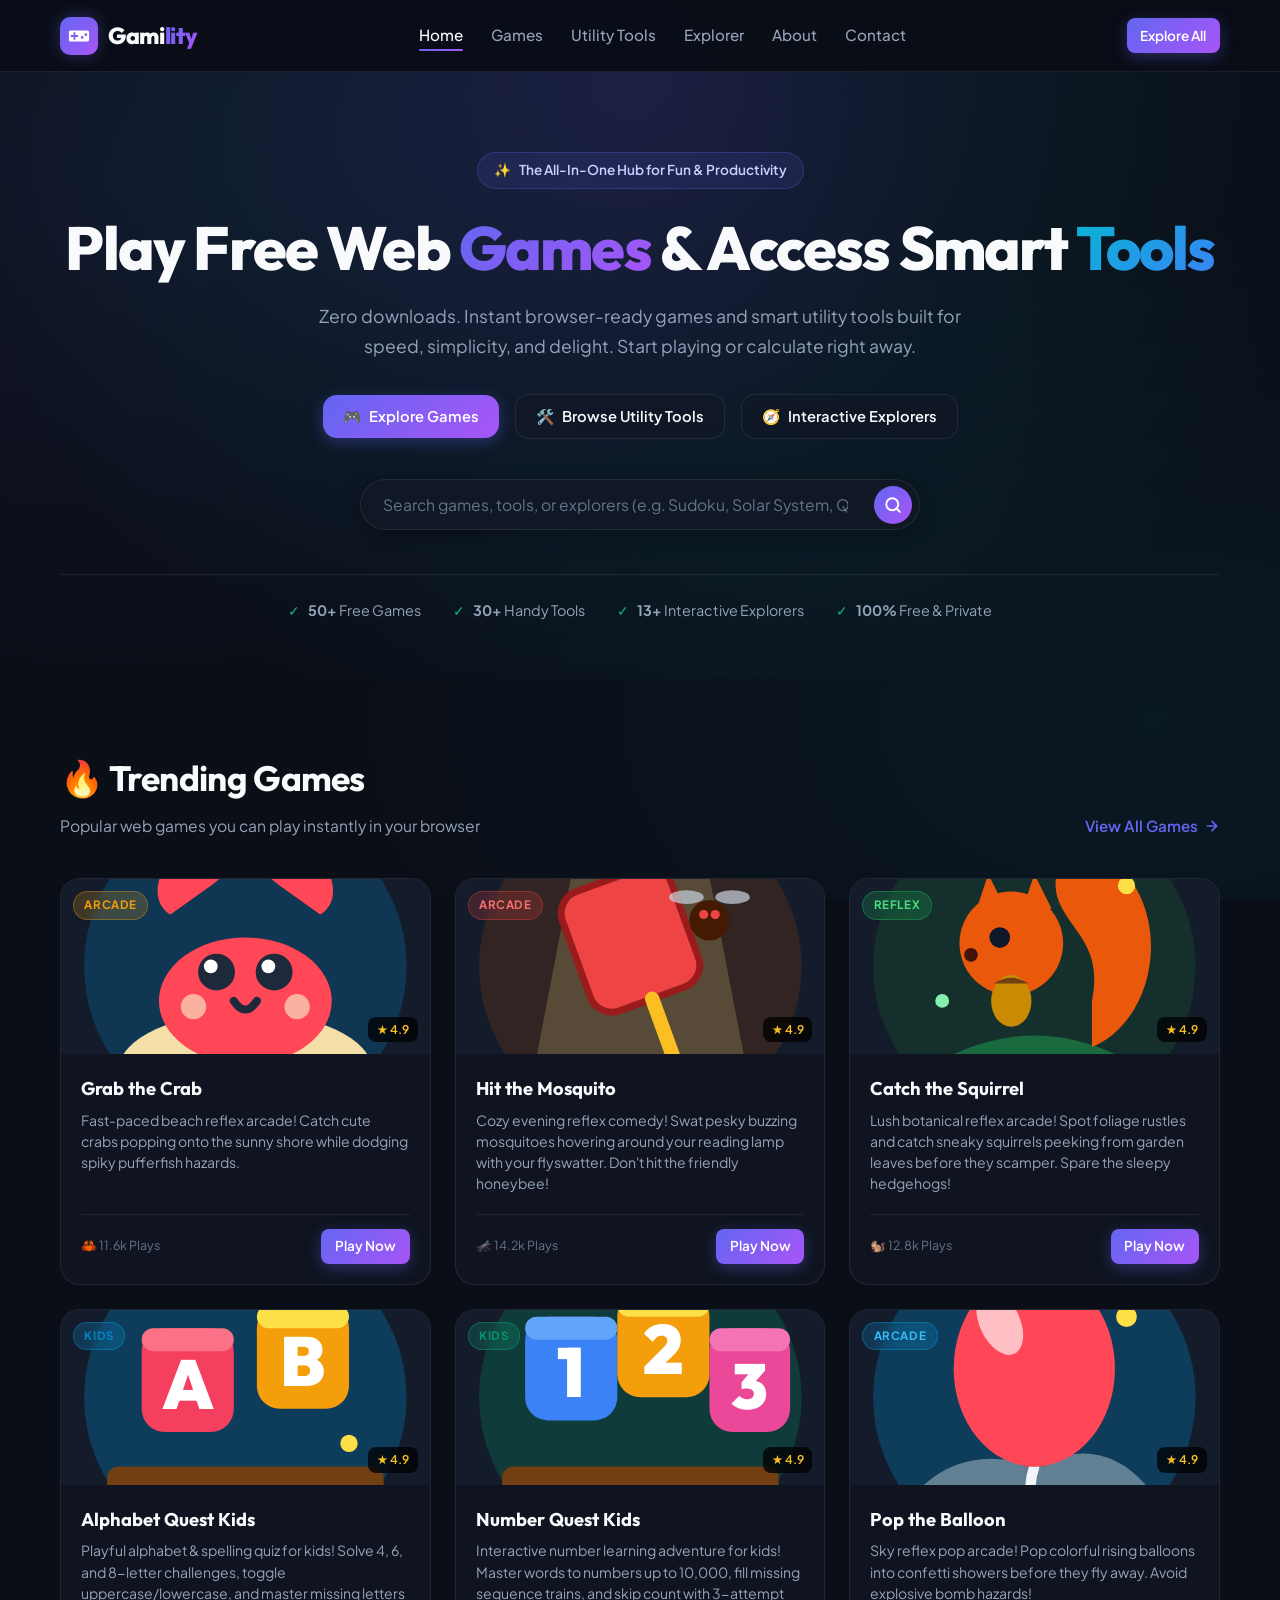
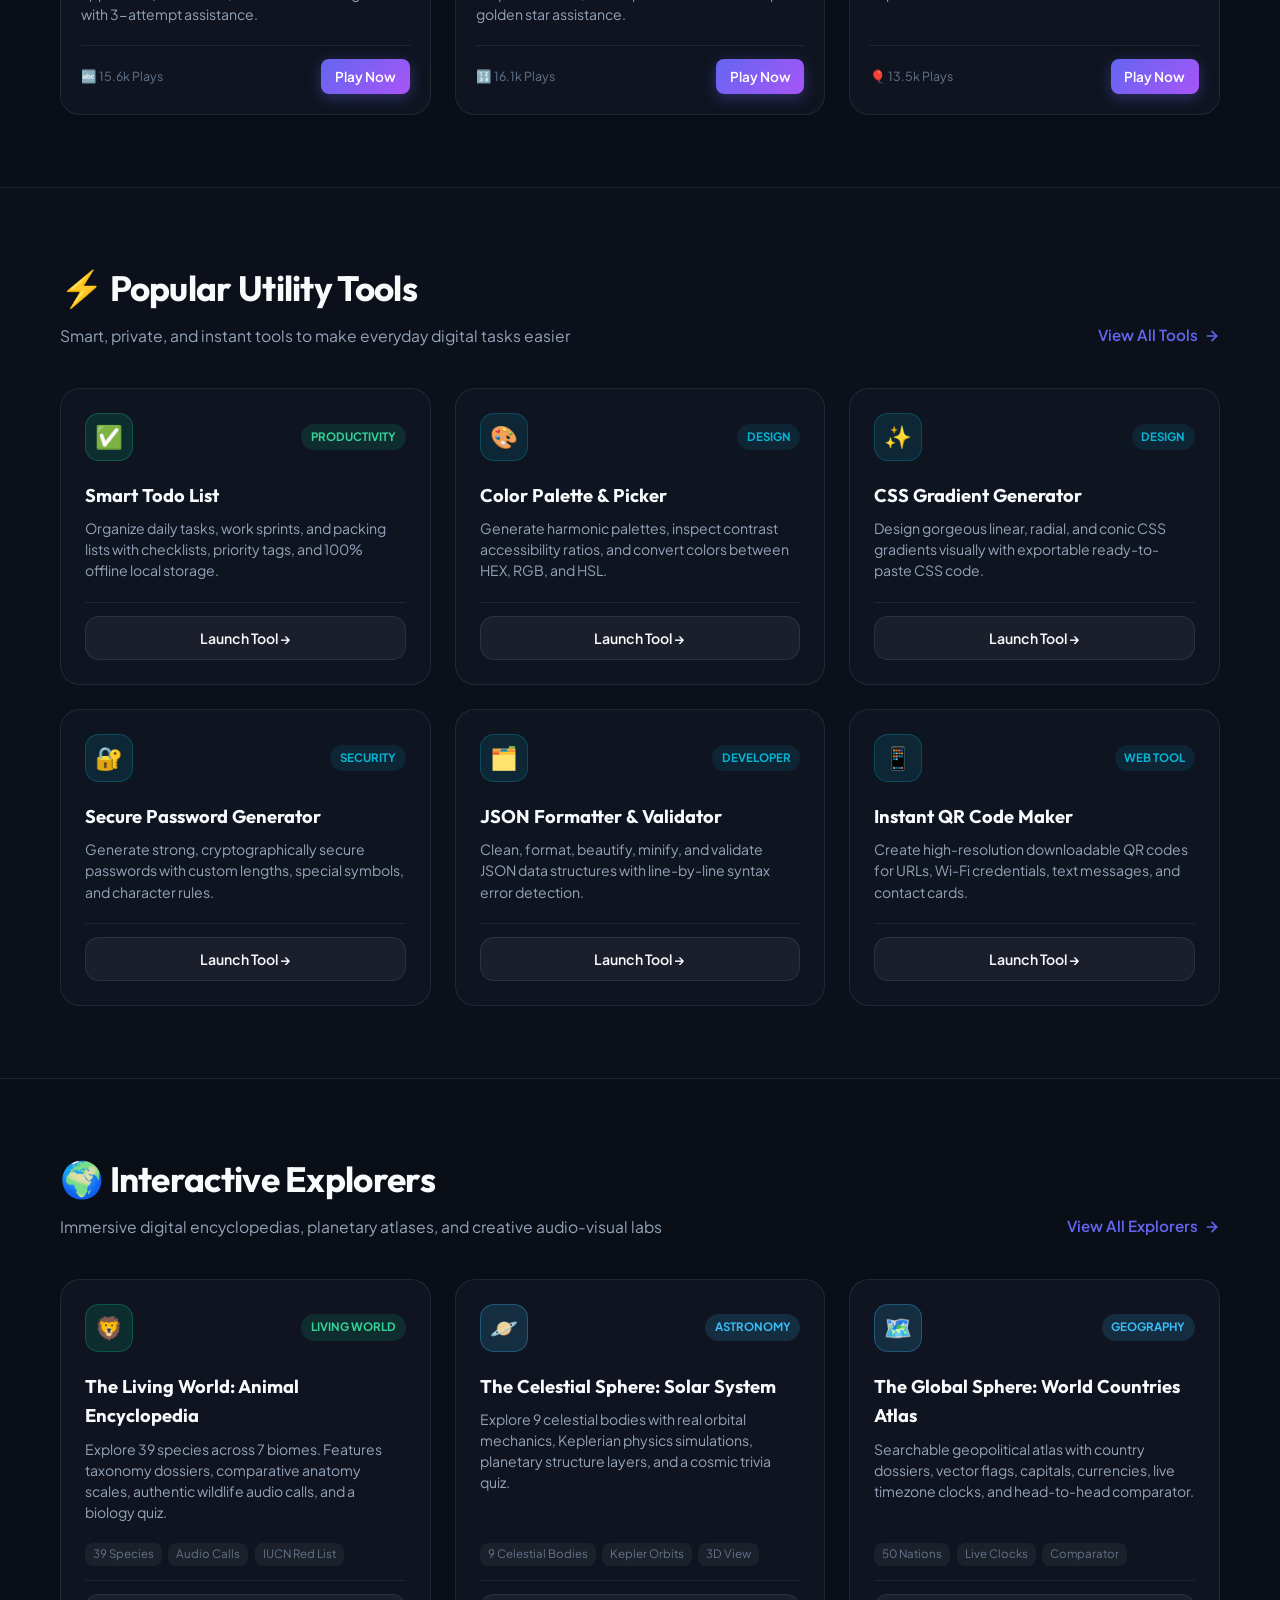
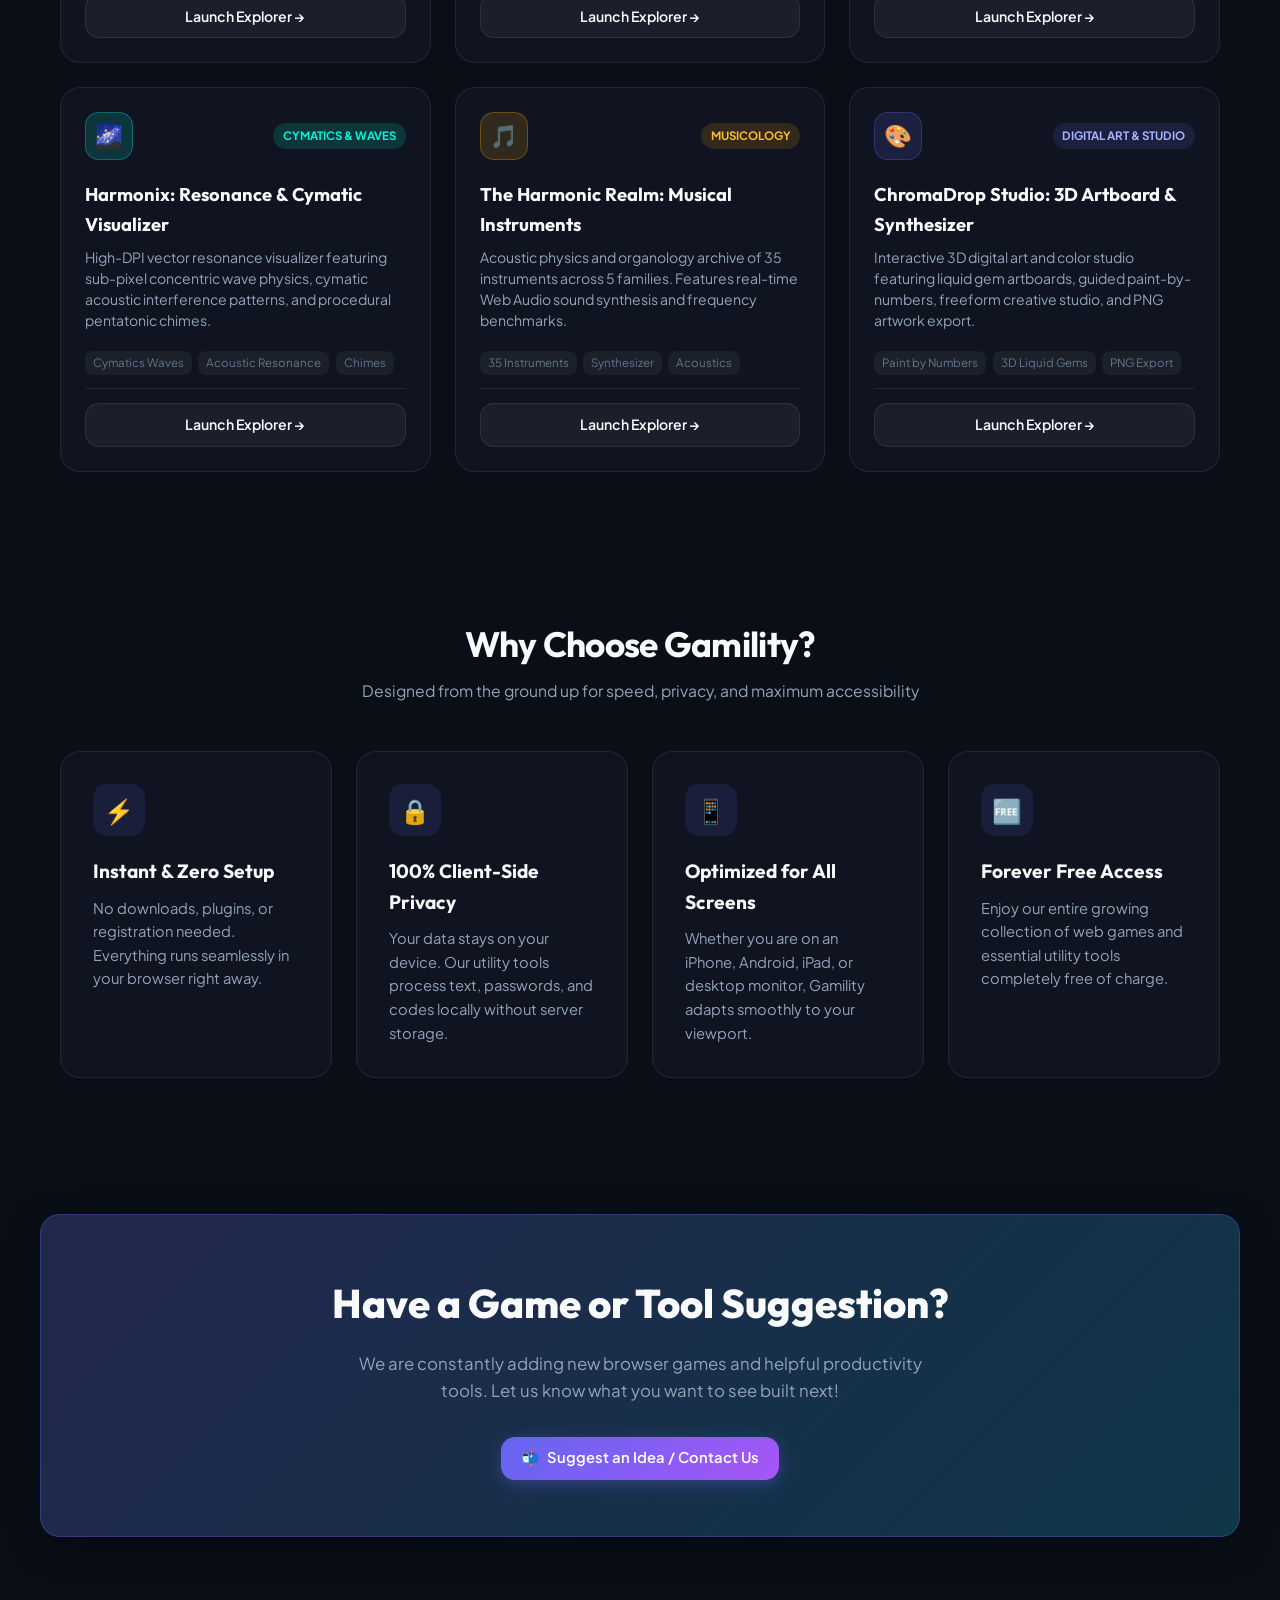
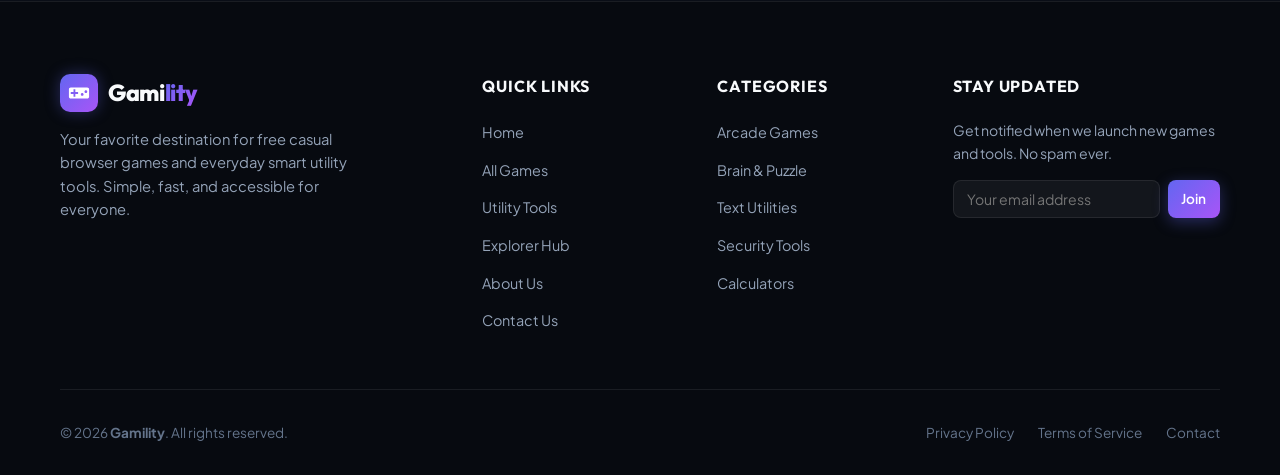
<file: index.html>
<!DOCTYPE html>
<html lang="en">
<head>
  <!-- Google tag (gtag.js) -->
  <script async src="https://www.googletagmanager.com/gtag/js?id=G-RFQ8M0VSFN"></script>
  <script>
    window.dataLayer = window.dataLayer || [];
    function gtag(){dataLayer.push(arguments);}
    gtag('js', new Date());

    gtag('config', 'G-RFQ8M0VSFN');
  </script>

  <meta charset="UTF-8">
  <meta name="viewport" content="width=device-width, initial-scale=1.0">
  <title>Gamility - Free Online Games & Smart Everyday Utility Tools</title>
  
  <!-- SEO Meta Tags -->
  <meta name="description" content="Gamility is your ultimate hub for free online browser games and everyday utility tools. Play retro arcade, puzzle, and action games, or use fast calculators, password generators, and converters. Zero downloads required.">
  <meta name="keywords" content="free web games, online games, utility tools, word counter, password generator, unit converter, browser games, html5 games, free online tools">
  <meta name="author" content="Gamility">
  <meta name="robots" content="index, follow">
  <link rel="canonical" href="https://mahesh-yennam.github.io/Gamility/">

  <!-- OpenGraph / Facebook -->
  <meta property="og:type" content="website">
  <meta property="og:url" content="https://mahesh-yennam.github.io/Gamility/">
  <meta property="og:title" content="Gamility - Free Online Games & Smart Everyday Utility Tools">
  <meta property="og:description" content="Play instant web games and use helpful productivity tools right in your browser. Fast, responsive, and 100% free.">
  <meta property="og:image" content="https://mahesh-yennam.github.io/Gamility/assets/images/og-preview.jpg">
  <meta property="og:site_name" content="Gamility">

  <!-- Twitter Card -->
  <meta name="twitter:card" content="summary_large_image">
  <meta name="twitter:title" content="Gamility - Free Online Games & Smart Everyday Utility Tools">
  <meta name="twitter:description" content="Play instant web games and use helpful productivity tools right in your browser. Fast, responsive, and 100% free.">
  <meta name="twitter:image" content="https://mahesh-yennam.github.io/Gamility/assets/images/og-preview.jpg">

  <!-- Favicon & PWA -->
  <link rel="icon" type="image/svg+xml" href="assets/images/favicon.svg">
  <link rel="apple-touch-icon" href="assets/images/icon-192.png">
  <link rel="manifest" href="site.webmanifest">
  <meta name="theme-color" content="#0a0e17">
  <meta name="apple-mobile-web-app-capable" content="yes">
  <meta name="apple-mobile-web-app-status-bar-style" content="black-translucent">
  <meta name="apple-mobile-web-app-title" content="Gamility">

  <!-- Google Fonts Preconnect & Fonts -->
  <link rel="preconnect" href="https://fonts.googleapis.com">
  <link rel="preconnect" href="https://fonts.gstatic.com" crossorigin>
  <link href="https://fonts.googleapis.com/css2?family=Outfit:wght@400;500;600;700;800&family=Plus+Jakarta+Sans:wght@400;500;600;700&display=swap" rel="stylesheet">

  <!-- Stylesheet -->
  <link rel="stylesheet" href="assets/css/styles.css">

  <!-- Structured Data (JSON-LD) -->
  <script type="application/ld+json">
  {
    "@context": "https://schema.org",
    "@type": "WebSite",
    "name": "Gamility",
    "url": "https://mahesh-yennam.github.io/Gamility/",
    "description": "Your ultimate hub for free online browser games and everyday utility tools.",
    "potentialAction": {
      "@type": "SearchAction",
      "target": "https://mahesh-yennam.github.io/Gamility/?q={search_term_string}",
      "query-input": "required name=search_term_string"
    }
  }
  </script>
</head>
<body>

  <!-- =========================================================================
       HEADER & NAVIGATION
       ========================================================================= -->
  <header class="site-header">
    <div class="container header-inner">
      <!-- Brand Logo -->
      <a href="index.html" class="brand-logo" aria-label="Gamility Home">
        <div class="brand-icon-wrapper">
          <svg viewBox="0 0 24 24" fill="currentColor">
            <path d="M21 6H3c-1.1 0-2 .9-2 2v8c0 1.1.9 2 2 2h18c1.1 0 2-.9 2-2V8c0-1.1-.9-2-2-2zm-10 7H8v3H6v-3H3v-2h3V8h2v3h3v2zm4.5 2c-.83 0-1.5-.67-1.5-1.5s.67-1.5 1.5-1.5 1.5.67 1.5 1.5-.67 1.5-1.5 1.5zm4-3c-.83 0-1.5-.67-1.5-1.5S18.67 9 19.5 9s1.5.67 1.5 1.5-.67 1.5-1.5 1.5z"/>
          </svg>
        </div>
        <span class="brand-name">Gami<span>lity</span></span>
      </a>

      <!-- Desktop Navigation Menu -->
      <nav class="desktop-nav" aria-label="Main Navigation">
        <ul class="nav-menu">
          <li><a href="index.html" class="nav-link active">Home</a></li>
          <li><a href="games.html" class="nav-link">Games</a></li>
          <li><a href="tools.html" class="nav-link">Utility Tools</a></li>
          <li><a href="explorer.html" class="nav-link">Explorer</a></li>
          <li><a href="about.html" class="nav-link">About</a></li>
          <li><a href="contact.html" class="nav-link">Contact</a></li>
        </ul>
      </nav>

      <!-- Header Actions -->
      <div class="header-actions">
        <button id="pwaInstallHeaderBtn" class="btn btn-install-header" style="display: none;" title="Pin Gamility to Taskbar or Desktop">
          <span class="install-btn-icon">📌</span>
          <span class="install-btn-label">Pin to Taskbar</span>
        </button>
        <a href="games.html" class="btn btn-primary btn-sm">Explore All</a>
        <!-- Mobile Hamburger Toggle -->
        <button class="mobile-nav-toggle" id="mobileNavToggle" aria-label="Toggle navigation menu">
          <span class="hamburger-line"></span>
          <span class="hamburger-line"></span>
          <span class="hamburger-line"></span>
        </button>
      </div>
    </div>
  </header>

  <!-- Mobile Drawer Backdrop & Menu -->
  <div class="drawer-backdrop" id="drawerBackdrop"></div>
  <aside class="mobile-drawer" id="mobileDrawer" aria-label="Mobile Navigation Drawer">
    <ul class="drawer-menu">
      <li><a href="index.html" class="drawer-link active">🏠 Home</a></li>
      <li><a href="games.html" class="drawer-link">🎮 Games</a></li>
      <li><a href="tools.html" class="drawer-link">🛠️ Utility Tools</a></li>
      <li><a href="explorer.html" class="drawer-link">🌍 Explorer</a></li>
      <li><a href="about.html" class="drawer-link">ℹ️ About Us</a></li>
      <li><a href="contact.html" class="drawer-link">✉️ Contact</a></li>
    </ul>
    <div class="drawer-footer">
      <button id="pwaInstallDrawerBtn" class="btn btn-install-drawer" style="width: 100%; margin-bottom: 0.75rem; display: none;">
        <span class="install-btn-icon">📲</span>
        <span class="install-btn-label">Add to Home Screen</span>
      </button>
      <a href="games.html" class="btn btn-primary" style="width: 100%;">Play Games Now</a>
    </div>
  </aside>

  <!-- =========================================================================
       HERO SECTION
       ========================================================================= -->
  <main>
    <section class="hero-section">
      <div class="container">
        <div class="hero-pill-badge">
          <span>✨</span> The All-In-One Hub for Fun & Productivity
        </div>

        <h1 class="hero-title">
          Play Free Web <span class="gradient-text">Games</span> & Access Smart <span class="gradient-text-alt">Tools</span>
        </h1>

        <p class="hero-desc">
          Zero downloads. Instant browser-ready games and smart utility tools built for speed, simplicity, and delight. Start playing or calculate right away.
        </p>

        <!-- Call to Action Buttons -->
        <div class="hero-cta-group">
          <a href="games.html" class="btn btn-primary">
            <span>🎮</span> Explore Games
          </a>
          <a href="tools.html" class="btn btn-secondary">
            <span>🛠️</span> Browse Utility Tools
          </a>
          <a href="explorer.html" class="btn btn-secondary">
            <span>🧭</span> Interactive Explorers
          </a>
        </div>

        <!-- Live Quick Search Box -->
        <div class="hero-search-wrapper">
          <input 
            type="search" 
            id="heroSearchInput" 
            class="search-input-box" 
            placeholder="Search games, tools, or explorers (e.g. Sudoku, Solar System, QR Code)..." 
            aria-label="Search games, utility tools, and explorers"
          >
          <div class="search-btn-icon" aria-hidden="true">
            <svg width="18" height="18" viewBox="0 0 24 24" fill="none" stroke="currentColor" stroke-width="2.5" stroke-linecap="round" stroke-linejoin="round">
              <circle cx="11" cy="11" r="8"></circle>
              <line x1="21" y1="21" x2="16.65" y2="16.65"></line>
            </svg>
          </div>
        </div>

        <!-- Stat Pill Badges -->
        <div class="hero-stats-row">
          <div class="stat-item">
            <span class="stat-icon">✓</span>
            <span><strong>50+</strong> Free Games</span>
          </div>
          <div class="stat-item">
            <span class="stat-icon">✓</span>
            <span><strong>30+</strong> Handy Tools</span>
          </div>
          <div class="stat-item">
            <span class="stat-icon">✓</span>
            <span><strong>13+</strong> Interactive Explorers</span>
          </div>
          <div class="stat-item">
            <span class="stat-icon">✓</span>
            <span><strong>100%</strong> Free &amp; Private</span>
          </div>
        </div>
      </div>
    </section>

    <!-- =========================================================================
         FEATURED GAMES SECTION
         ========================================================================= -->
    <section class="section-wrapper" id="featured-games">
      <div class="container">
        <div class="section-header">
          <div class="section-title-group">
            <h2>🔥 Trending Games</h2>
            <p>Popular web games you can play instantly in your browser</p>
          </div>
          <a href="games.html" class="view-all-link">
            <span>View All Games</span>
            <svg width="16" height="16" viewBox="0 0 24 24" fill="none" stroke="currentColor" stroke-width="2.5" stroke-linecap="round" stroke-linejoin="round"><line x1="5" y1="12" x2="19" y2="12"></line><polyline points="12 5 19 12 12 19"></polyline></svg>
          </a>
        </div>

        <div class="cards-grid">
          <!-- Game Card 1: Grab the Crab -->
          <article class="game-card">
            <div class="game-card-media">
              <span class="game-badge" style="background: rgba(245, 158, 11, 0.2); color: #f59e0b; border: 1px solid rgba(245, 158, 11, 0.35);">Arcade</span>
              <span class="game-rating-tag">★ 4.9</span>
              <div class="game-card-thumb-art">
                <svg class="svg-art-icon" viewBox="0 0 64 64" fill="none">
                  <circle cx="32" cy="32" r="28" fill="#0284c7" fill-opacity="0.25"/>
                  <ellipse cx="32" cy="50" rx="22" ry="10" fill="#f5dfa8"/>
                  <path d="M19 23 C14 20 18 11 25 10 C30 9 32 14 26 18 Z" fill="#ff4757"/>
                  <path d="M45 23 C50 20 46 11 39 10 C34 9 32 14 38 18 Z" fill="#ff4757"/>
                  <ellipse cx="32" cy="38" rx="15" ry="11" fill="#ff4757"/>
                  <circle cx="23" cy="39" r="2.2" fill="#fab1a0"/>
                  <circle cx="41" cy="39" r="2.2" fill="#fab1a0"/>
                  <circle cx="27" cy="33" r="3.2" fill="#1e293b"/>
                  <circle cx="26" cy="32" r="1.2" fill="#ffffff"/>
                  <circle cx="37" cy="33" r="3.2" fill="#1e293b"/>
                  <circle cx="36" cy="32" r="1.2" fill="#ffffff"/>
                  <path d="M30 38 Q32 41 34 38" stroke="#1e293b" stroke-width="1.4" stroke-linecap="round" fill="none"/>
                </svg>
              </div>
            </div>
            <div class="game-card-body">
              <h3 class="game-title">Grab the Crab</h3>
              <p class="game-desc">Fast-paced beach reflex arcade! Catch cute crabs popping onto the sunny shore while dodging spiky pufferfish hazards.</p>
              <div class="game-card-footer">
                <span class="game-meta-plays">🦀 11.6k Plays</span>
                <a href="https://mahesh-yennam.github.io/Grab-the-Crab/" class="btn btn-primary btn-sm" target="_blank">Play Now</a>
              </div>
            </div>
          </article>

          <!-- Game Card 2: Hit the Mosquito -->
          <article class="game-card">
            <div class="game-card-media">
              <span class="game-badge" style="background: rgba(239, 68, 68, 0.2); color: #f87171; border: 1px solid rgba(239, 68, 68, 0.35);">Arcade</span>
              <span class="game-rating-tag">★ 4.9</span>
              <div class="game-card-thumb-art">
                <svg class="svg-art-icon" viewBox="0 0 64 64" fill="none">
                  <circle cx="32" cy="32" r="28" fill="#78350f" fill-opacity="0.3"/>
                  <path d="M22 6 L42 6 L52 58 L12 58 Z" fill="#fef08a" fill-opacity="0.18"/>
                  <circle cx="32" cy="10" r="4" fill="#fbbf24"/>
                  <g transform="rotate(-20 32 32)">
                    <rect x="22" y="16" width="20" height="22" rx="4" fill="#ef4444" stroke="#991b1b" stroke-width="1.2"/>
                    <line x1="32" y1="38" x2="32" y2="54" stroke="#fbbf24" stroke-width="2.5" stroke-linecap="round"/>
                  </g>
                  <circle cx="44" cy="24" r="3.5" fill="#451a03"/>
                  <ellipse cx="40" cy="20" rx="3" ry="1.2" fill="#cbd5e1" fill-opacity="0.7"/>
                  <ellipse cx="48" cy="20" rx="3" ry="1.2" fill="#cbd5e1" fill-opacity="0.7"/>
                  <circle cx="43" cy="23" r="0.8" fill="#ef4444"/>
                  <circle cx="45" cy="23" r="0.8" fill="#ef4444"/>
                </svg>
              </div>
            </div>
            <div class="game-card-body">
              <h3 class="game-title">Hit the Mosquito</h3>
              <p class="game-desc">Cozy evening reflex comedy! Swat pesky buzzing mosquitoes hovering around your reading lamp with your flyswatter. Don't hit the friendly honeybee!</p>
              <div class="game-card-footer">
                <span class="game-meta-plays">🦟 14.2k Plays</span>
                <a href="https://mahesh-yennam.github.io/Hit-the-Mosquito/" class="btn btn-primary btn-sm" target="_blank">Play Now</a>
              </div>
            </div>
          </article>

          <!-- Game Card 3: Catch the Squirrel -->
          <article class="game-card">
            <div class="game-card-media">
              <span class="game-badge" style="background: rgba(34, 197, 94, 0.2); color: #4ade80; border: 1px solid rgba(34, 197, 94, 0.35);">Reflex</span>
              <span class="game-rating-tag">★ 4.9</span>
              <div class="game-card-thumb-art">
                <svg class="svg-art-icon" viewBox="0 0 64 64" fill="none">
                  <circle cx="32" cy="32" r="28" fill="#14532d" fill-opacity="0.35"/>
                  <path d="M10 52 Q32 36 54 52 Z" fill="#22c55e" fill-opacity="0.4"/>
                  <path d="M42 46 C52 42 56 26 48 16 C42 10 34 12 36 20 C38 26 44 28 42 38 Z" fill="#ea580c"/>
                  <circle cx="28" cy="28" r="9" fill="#ea580c"/>
                  <path d="M22 22 L24 16 L27 22 Z" fill="#ea580c"/>
                  <path d="M30 22 L32 16 L35 22 Z" fill="#ea580c"/>
                  <circle cx="26" cy="27" r="1.8" fill="#0f172a"/>
                  <circle cx="21" cy="30" r="1.2" fill="#431407"/>
                  <ellipse cx="28" cy="38" rx="3.5" ry="4.5" fill="#ca8a04"/>
                  <path d="M25 35 Q28 33 31 35 Z" fill="#713f12"/>
                  <circle cx="48" cy="18" r="1.5" fill="#fde047"/>
                  <circle cx="16" cy="38" r="1.2" fill="#86efac"/>
                </svg>
              </div>
            </div>
            <div class="game-card-body">
              <h3 class="game-title">Catch the Squirrel</h3>
              <p class="game-desc">Lush botanical reflex arcade! Spot foliage rustles and catch sneaky squirrels peeking from garden leaves before they scamper. Spare the sleepy hedgehogs!</p>
              <div class="game-card-footer">
                <span class="game-meta-plays">🐿️ 12.8k Plays</span>
                <a href="https://mahesh-yennam.github.io/Catch-the-Squirrel/" class="btn btn-primary btn-sm" target="_blank">Play Now</a>
              </div>
            </div>
          </article>

          <!-- Game Card 4: Alphabet Quest Kids -->
          <article class="game-card">
            <div class="game-card-media">
              <span class="game-badge" style="background: rgba(14, 165, 233, 0.2); color: #0284c7; border: 1px solid rgba(14, 165, 233, 0.35);">Kids</span>
              <span class="game-rating-tag">★ 4.9</span>
              <div class="game-card-thumb-art">
                <svg class="svg-art-icon" viewBox="0 0 64 64" fill="none">
                  <circle cx="32" cy="32" r="28" fill="#0284c7" fill-opacity="0.3"/>
                  <rect x="8" y="44" width="48" height="8" rx="2" fill="#713f12"/>
                  <rect x="14" y="20" width="16" height="18" rx="4" fill="#f43f5e"/>
                  <rect x="14" y="20" width="16" height="4" rx="2" fill="#fb7185"/>
                  <text x="22" y="34" font-family="'Outfit', sans-serif" font-weight="900" font-size="12" fill="#ffffff" text-anchor="middle">A</text>
                  <rect x="34" y="16" width="16" height="18" rx="4" fill="#f59e0b"/>
                  <rect x="34" y="16" width="16" height="4" rx="2" fill="#fde047"/>
                  <text x="42" y="30" font-family="'Outfit', sans-serif" font-weight="900" font-size="12" fill="#ffffff" text-anchor="middle">B</text>
                  <circle cx="50" cy="40" r="1.5" fill="#fde047"/>
                  <circle cx="12" cy="14" r="1.8" fill="#38bdf8"/>
                </svg>
              </div>
            </div>
            <div class="game-card-body">
              <h3 class="game-title">Alphabet Quest Kids</h3>
              <p class="game-desc">Playful alphabet & spelling quiz for kids! Solve 4, 6, and 8-letter challenges, toggle uppercase/lowercase, and master missing letters with 3-attempt assistance.</p>
              <div class="game-card-footer">
                <span class="game-meta-plays">🔤 15.6k Plays</span>
                <a href="https://mahesh-yennam.github.io/Alphabet-Quest-Kids/" class="btn btn-primary btn-sm" target="_blank">Play Now</a>
              </div>
            </div>
          </article>

          <!-- Game Card 5: Number Quest Kids -->
          <article class="game-card">
            <div class="game-card-media">
              <span class="game-badge" style="background: rgba(16, 185, 129, 0.2); color: #059669; border: 1px solid rgba(16, 185, 129, 0.35);">Kids</span>
              <span class="game-rating-tag">★ 4.9</span>
              <div class="game-card-thumb-art">
                <svg class="svg-art-icon" viewBox="0 0 64 64" fill="none">
                  <circle cx="32" cy="32" r="28" fill="#059669" fill-opacity="0.25"/>
                  <rect x="8" y="44" width="48" height="8" rx="2" fill="#713f12"/>
                  <rect x="12" y="18" width="16" height="18" rx="4" fill="#3b82f6"/>
                  <rect x="12" y="18" width="16" height="4" rx="2" fill="#60a5fa"/>
                  <text x="20" y="32" font-family="'Outfit', sans-serif" font-weight="900" font-size="12" fill="#ffffff" text-anchor="middle">1</text>
                  <rect x="28" y="14" width="16" height="18" rx="4" fill="#f59e0b"/>
                  <rect x="28" y="14" width="16" height="4" rx="2" fill="#fde047"/>
                  <text x="36" y="28" font-family="'Outfit', sans-serif" font-weight="900" font-size="12" fill="#ffffff" text-anchor="middle">2</text>
                  <rect x="44" y="20" width="14" height="18" rx="4" fill="#ec4899"/>
                  <rect x="44" y="20" width="14" height="4" rx="2" fill="#f472b6"/>
                  <text x="51" y="34" font-family="'Outfit', sans-serif" font-weight="900" font-size="11" fill="#ffffff" text-anchor="middle">3</text>
                  <circle cx="26" cy="10" r="1.5" fill="#fde047"/>
                  <circle cx="48" cy="12" r="1.8" fill="#34d399"/>
                </svg>
              </div>
            </div>
            <div class="game-card-body">
              <h3 class="game-title">Number Quest Kids</h3>
              <p class="game-desc">Interactive number learning adventure for kids! Master words to numbers up to 10,000, fill missing sequence trains, and skip count with 3-attempt golden star assistance.</p>
              <div class="game-card-footer">
                <span class="game-meta-plays">🔢 16.1k Plays</span>
                <a href="https://mahesh-yennam.github.io/Number-Quest-Kids/" class="btn btn-primary btn-sm" target="_blank">Play Now</a>
              </div>
            </div>
          </article>

          <!-- Game Card 6: Pop the Balloon -->
          <article class="game-card">
            <div class="game-card-media">
              <span class="game-badge" style="background: rgba(14, 165, 233, 0.2); color: #38bdf8; border: 1px solid rgba(14, 165, 233, 0.35);">Arcade</span>
              <span class="game-rating-tag">★ 4.9</span>
              <div class="game-card-thumb-art">
                <svg class="svg-art-icon" viewBox="0 0 64 64" fill="none">
                  <circle cx="32" cy="32" r="28" fill="#0284c7" fill-opacity="0.3"/>
                  <path d="M12 48 Q20 40 32 44 Q44 38 52 48 Z" fill="#ffffff" fill-opacity="0.35"/>
                  <path d="M32 44 Q30 50 34 54 T31 60" stroke="#f1f5f9" stroke-width="1.8" stroke-linecap="round"/>
                  <polygon points="30,44 34,44 32,41" fill="#c0392b"/>
                  <ellipse cx="32" cy="27" rx="14" ry="17" fill="#ff4757"/>
                  <ellipse cx="26" cy="19" rx="3.5" ry="6" transform="rotate(-25 26 19)" fill="#ffffff" fill-opacity="0.65"/>
                  <circle cx="48" cy="18" r="1.8" fill="#fde047"/>
                </svg>
              </div>
            </div>
            <div class="game-card-body">
              <h3 class="game-title">Pop the Balloon</h3>
              <p class="game-desc">Sky reflex pop arcade! Pop colorful rising balloons into confetti showers before they fly away. Avoid explosive bomb hazards!</p>
              <div class="game-card-footer">
                <span class="game-meta-plays">🎈 13.5k Plays</span>
                <a href="https://mahesh-yennam.github.io/Pop-the-Balloon/" class="btn btn-primary btn-sm" target="_blank">Play Now</a>
              </div>
            </div>
          </article>
        </div>
      </div>
    </section>

    <!-- =========================================================================
         POPULAR UTILITY TOOLS SECTION
         ========================================================================= -->
    <section class="section-wrapper bg-subtle" id="popular-tools">
      <div class="container">
        <div class="section-header">
          <div class="section-title-group">
            <h2>⚡ Popular Utility Tools</h2>
            <p>Smart, private, and instant tools to make everyday digital tasks easier</p>
          </div>
          <a href="tools.html" class="view-all-link">
            <span>View All Tools</span>
            <svg width="16" height="16" viewBox="0 0 24 24" fill="none" stroke="currentColor" stroke-width="2.5" stroke-linecap="round" stroke-linejoin="round"><line x1="5" y1="12" x2="19" y2="12"></line><polyline points="12 5 19 12 12 19"></polyline></svg>
          </a>
        </div>

        <div class="cards-grid">
          <!-- Tool Card 1: Smart Todo List -->
          <article class="tool-card">
            <div class="tool-card-top">
              <div class="tool-icon-box" style="background: rgba(16, 185, 129, 0.15); color: #10b981; border: 1px solid rgba(16, 185, 129, 0.3);">✅</div>
              <span class="tool-tag" style="background: rgba(16, 185, 129, 0.15); color: #34d399;">Productivity</span>
            </div>
            <h3 class="tool-title">Smart Todo List</h3>
            <p class="tool-desc">Organize daily tasks, work sprints, and packing lists with checklists, priority tags, and 100% offline local storage.</p>
            <div class="tool-card-footer">
              <a href="https://mahesh-yennam.github.io/Smart-Todo-List/" class="tool-action-btn" target="_blank">Launch Tool →</a>
            </div>
          </article>

          <!-- Tool Card 2: Color Palette Picker -->
          <article class="tool-card">
            <div class="tool-card-top">
              <div class="tool-icon-box">🎨</div>
              <span class="tool-tag">Design</span>
            </div>
            <h3 class="tool-title">Color Palette &amp; Picker</h3>
            <p class="tool-desc">Generate harmonic palettes, inspect contrast accessibility ratios, and convert colors between HEX, RGB, and HSL.</p>
            <div class="tool-card-footer">
              <a href="https://mahesh-yennam.github.io/Color-Palette-Picker/" class="tool-action-btn" target="_blank">Launch Tool →</a>
            </div>
          </article>

          <!-- Tool Card 3: CSS Gradient Generator -->
          <article class="tool-card">
            <div class="tool-card-top">
              <div class="tool-icon-box">✨</div>
              <span class="tool-tag">Design</span>
            </div>
            <h3 class="tool-title">CSS Gradient Generator</h3>
            <p class="tool-desc">Design gorgeous linear, radial, and conic CSS gradients visually with exportable ready-to-paste CSS code.</p>
            <div class="tool-card-footer">
              <a href="https://mahesh-yennam.github.io/CSS-Gradient-Generator/" class="tool-action-btn" target="_blank">Launch Tool →</a>
            </div>
          </article>

          <!-- Tool Card 4: Password Generator -->
          <article class="tool-card">
            <div class="tool-card-top">
              <div class="tool-icon-box">🔐</div>
              <span class="tool-tag">Security</span>
            </div>
            <h3 class="tool-title">Secure Password Generator</h3>
            <p class="tool-desc">Generate strong, cryptographically secure passwords with custom lengths, special symbols, and character rules.</p>
            <div class="tool-card-footer">
              <a href="https://mahesh-yennam.github.io/Password-Generator/" class="tool-action-btn" target="_blank">Launch Tool →</a>
            </div>
          </article>

          <!-- Tool Card 5: JSON Formatter -->
          <article class="tool-card">
            <div class="tool-card-top">
              <div class="tool-icon-box">🗂️</div>
              <span class="tool-tag">Developer</span>
            </div>
            <h3 class="tool-title">JSON Formatter &amp; Validator</h3>
            <p class="tool-desc">Clean, format, beautify, minify, and validate JSON data structures with line-by-line syntax error detection.</p>
            <div class="tool-card-footer">
              <a href="https://mahesh-yennam.github.io/JSON-Formatter/" class="tool-action-btn" target="_blank">Launch Tool →</a>
            </div>
          </article>

          <!-- Tool Card 6: QR Code Maker -->
          <article class="tool-card">
            <div class="tool-card-top">
              <div class="tool-icon-box">📱</div>
              <span class="tool-tag">Web Tool</span>
            </div>
            <h3 class="tool-title">Instant QR Code Maker</h3>
            <p class="tool-desc">Create high-resolution downloadable QR codes for URLs, Wi-Fi credentials, text messages, and contact cards.</p>
            <div class="tool-card-footer">
              <a href="https://mahesh-yennam.github.io/QR-Code-Maker/" class="tool-action-btn" target="_blank">Launch Tool →</a>
            </div>
          </article>
        </div>
      </div>
    </section>

    <!-- =========================================================================
         INTERACTIVE EXPLORERS SECTION
         ========================================================================= -->
    <section class="section-wrapper" id="interactive-explorers">
      <div class="container">
        <div class="section-header">
          <div class="section-title-group">
            <h2>🌍 Interactive Explorers</h2>
            <p>Immersive digital encyclopedias, planetary atlases, and creative audio-visual labs</p>
          </div>
          <a href="explorer.html" class="view-all-link">
            <span>View All Explorers</span>
            <svg width="16" height="16" viewBox="0 0 24 24" fill="none" stroke="currentColor" stroke-width="2.5" stroke-linecap="round" stroke-linejoin="round"><line x1="5" y1="12" x2="19" y2="12"></line><polyline points="12 5 19 12 12 19"></polyline></svg>
          </a>
        </div>

        <div class="cards-grid">
          <!-- Explorer Card 1: Animal Encyclopedia -->
          <article class="tool-card">
            <div class="tool-card-top">
              <div class="tool-icon-box" style="background: rgba(16, 185, 129, 0.15); color: #10b981; border: 1px solid rgba(16, 185, 129, 0.3);">🦁</div>
              <span class="tool-tag" style="background: rgba(16, 185, 129, 0.15); color: #34d399;">Living World</span>
            </div>
            <h3 class="tool-title">The Living World: Animal Encyclopedia</h3>
            <p class="tool-desc">Explore 39 species across 7 biomes. Features taxonomy dossiers, comparative anatomy scales, authentic wildlife audio calls, and a biology quiz.</p>
            <div class="game-card-tags tool-card-tags">
              <span class="game-tag-pill">39 Species</span>
              <span class="game-tag-pill">Audio Calls</span>
              <span class="game-tag-pill">IUCN Red List</span>
            </div>
            <div class="tool-card-footer">
              <a href="https://mahesh-yennam.github.io/Animal-Encyclopedia/" class="tool-action-btn" target="_blank">Launch Explorer →</a>
            </div>
          </article>

          <!-- Explorer Card 2: Solar System -->
          <article class="tool-card">
            <div class="tool-card-top">
              <div class="tool-icon-box" style="background: rgba(56, 189, 248, 0.15); color: #38bdf8; border: 1px solid rgba(56, 189, 248, 0.3);">🪐</div>
              <span class="tool-tag" style="background: rgba(56, 189, 248, 0.15); color: #38bdf8;">Astronomy</span>
            </div>
            <h3 class="tool-title">The Celestial Sphere: Solar System</h3>
            <p class="tool-desc">Explore 9 celestial bodies with real orbital mechanics, Keplerian physics simulations, planetary structure layers, and a cosmic trivia quiz.</p>
            <div class="game-card-tags tool-card-tags">
              <span class="game-tag-pill">9 Celestial Bodies</span>
              <span class="game-tag-pill">Kepler Orbits</span>
              <span class="game-tag-pill">3D View</span>
            </div>
            <div class="tool-card-footer">
              <a href="https://mahesh-yennam.github.io/Solar-System/" class="tool-action-btn" target="_blank">Launch Explorer →</a>
            </div>
          </article>

          <!-- Explorer Card 3: World Countries Atlas -->
          <article class="tool-card">
            <div class="tool-card-top">
              <div class="tool-icon-box" style="background: rgba(56, 189, 248, 0.15); color: #38bdf8; border: 1px solid rgba(56, 189, 248, 0.3);">🗺️</div>
              <span class="tool-tag" style="background: rgba(56, 189, 248, 0.15); color: #38bdf8;">Geography</span>
            </div>
            <h3 class="tool-title">The Global Sphere: World Countries Atlas</h3>
            <p class="tool-desc">Searchable geopolitical atlas with country dossiers, vector flags, capitals, currencies, live timezone clocks, and head-to-head comparator.</p>
            <div class="game-card-tags tool-card-tags">
              <span class="game-tag-pill">50 Nations</span>
              <span class="game-tag-pill">Live Clocks</span>
              <span class="game-tag-pill">Comparator</span>
            </div>
            <div class="tool-card-footer">
              <a href="https://mahesh-yennam.github.io/World-Atlas/" class="tool-action-btn" target="_blank">Launch Explorer →</a>
            </div>
          </article>

          <!-- Explorer Card 4: Harmonix Resonance Visualizer -->
          <article class="tool-card">
            <div class="tool-card-top">
              <div class="tool-icon-box" style="background: rgba(0, 245, 212, 0.15); color: #00f5d4; border: 1px solid rgba(0, 245, 212, 0.3);">🌌</div>
              <span class="tool-tag" style="background: rgba(0, 245, 212, 0.15); color: #00f5d4;">Cymatics &amp; Waves</span>
            </div>
            <h3 class="tool-title">Harmonix: Resonance &amp; Cymatic Visualizer</h3>
            <p class="tool-desc">High-DPI vector resonance visualizer featuring sub-pixel concentric wave physics, cymatic acoustic interference patterns, and procedural pentatonic chimes.</p>
            <div class="game-card-tags tool-card-tags">
              <span class="game-tag-pill">Cymatics Waves</span>
              <span class="game-tag-pill">Acoustic Resonance</span>
              <span class="game-tag-pill">Chimes</span>
            </div>
            <div class="tool-card-footer">
              <a href="https://mahesh-yennam.github.io/Harmonix/" class="tool-action-btn" target="_blank">Launch Explorer →</a>
            </div>
          </article>

          <!-- Explorer Card 5: Musical Instruments -->
          <article class="tool-card">
            <div class="tool-card-top">
              <div class="tool-icon-box" style="background: rgba(245, 158, 11, 0.15); color: #f59e0b; border: 1px solid rgba(245, 158, 11, 0.3);">🎵</div>
              <span class="tool-tag" style="background: rgba(245, 158, 11, 0.15); color: #fbbf24;">Musicology</span>
            </div>
            <h3 class="tool-title">The Harmonic Realm: Musical Instruments</h3>
            <p class="tool-desc">Acoustic physics and organology archive of 35 instruments across 5 families. Features real-time Web Audio sound synthesis and frequency benchmarks.</p>
            <div class="game-card-tags tool-card-tags">
              <span class="game-tag-pill">35 Instruments</span>
              <span class="game-tag-pill">Synthesizer</span>
              <span class="game-tag-pill">Acoustics</span>
            </div>
            <div class="tool-card-footer">
              <a href="https://mahesh-yennam.github.io/Musical-Instruments/" class="tool-action-btn" target="_blank">Launch Explorer →</a>
            </div>
          </article>

          <!-- Explorer Card 6: ChromaDrop Studio -->
          <article class="tool-card">
            <div class="tool-card-top">
              <div class="tool-icon-box" style="background: rgba(99, 102, 241, 0.15); color: #818cf8; border: 1px solid rgba(99, 102, 241, 0.3);">🎨</div>
              <span class="tool-tag" style="background: rgba(99, 102, 241, 0.15); color: #a5b4fc;">Digital Art &amp; Studio</span>
            </div>
            <h3 class="tool-title">ChromaDrop Studio: 3D Artboard &amp; Synthesizer</h3>
            <p class="tool-desc">Interactive 3D digital art and color studio featuring liquid gem artboards, guided paint-by-numbers, freeform creative studio, and PNG artwork export.</p>
            <div class="game-card-tags tool-card-tags">
              <span class="game-tag-pill">Paint by Numbers</span>
              <span class="game-tag-pill">3D Liquid Gems</span>
              <span class="game-tag-pill">PNG Export</span>
            </div>
            <div class="tool-card-footer">
              <a href="https://mahesh-yennam.github.io/ChromaDrop-Studio/" class="tool-action-btn" target="_blank">Launch Explorer →</a>
            </div>
          </article>
        </div>
      </div>
    </section>

    <!-- =========================================================================
         WHY GAMILITY / FEATURES SECTION
         ========================================================================= -->
    <section class="section-wrapper">
      <div class="container">
        <div class="section-header" style="justify-content: center; text-align: center; margin-bottom: 3rem;">
          <div class="section-title-group">
            <h2>Why Choose Gamility?</h2>
            <p>Designed from the ground up for speed, privacy, and maximum accessibility</p>
          </div>
        </div>

        <div class="features-grid">
          <div class="feature-box">
            <div class="feature-icon-wrapper">⚡</div>
            <h3>Instant & Zero Setup</h3>
            <p>No downloads, plugins, or registration needed. Everything runs seamlessly in your browser right away.</p>
          </div>

          <div class="feature-box">
            <div class="feature-icon-wrapper">🔒</div>
            <h3>100% Client-Side Privacy</h3>
            <p>Your data stays on your device. Our utility tools process text, passwords, and codes locally without server storage.</p>
          </div>

          <div class="feature-box">
            <div class="feature-icon-wrapper">📱</div>
            <h3>Optimized for All Screens</h3>
            <p>Whether you are on an iPhone, Android, iPad, or desktop monitor, Gamility adapts smoothly to your viewport.</p>
          </div>

          <div class="feature-box">
            <div class="feature-icon-wrapper">🆓</div>
            <h3>Forever Free Access</h3>
            <p>Enjoy our entire growing collection of web games and essential utility tools completely free of charge.</p>
          </div>
        </div>
      </div>
    </section>

    <!-- =========================================================================
         CALL TO ACTION / SUGGESTION BANNER
         ========================================================================= -->
    <div class="container cta-banner-wrapper">
      <div class="cta-banner">
        <h2>Have a Game or Tool Suggestion?</h2>
        <p>
          We are constantly adding new browser games and helpful productivity tools. Let us know what you want to see built next!
        </p>
        <a href="contact.html" class="btn btn-primary">
          <span>📬</span> Suggest an Idea / Contact Us
        </a>
      </div>
    </div>
  </main>

  <!-- =========================================================================
       FOOTER
       ========================================================================= -->
  <footer class="site-footer">
    <div class="container">
      <div class="footer-top">
        <!-- Brand Info -->
        <div class="footer-brand">
          <a href="index.html" class="brand-logo" aria-label="Gamility Home">
            <div class="brand-icon-wrapper">
              <svg viewBox="0 0 24 24" fill="currentColor">
                <path d="M21 6H3c-1.1 0-2 .9-2 2v8c0 1.1.9 2 2 2h18c1.1 0 2-.9 2-2V8c0-1.1-.9-2-2-2zm-10 7H8v3H6v-3H3v-2h3V8h2v3h3v2zm4.5 2c-.83 0-1.5-.67-1.5-1.5s.67-1.5 1.5-1.5 1.5.67 1.5 1.5-.67 1.5-1.5 1.5zm4-3c-.83 0-1.5-.67-1.5-1.5S18.67 9 19.5 9s1.5.67 1.5 1.5-.67 1.5-1.5 1.5z"/>
              </svg>
            </div>
            <span class="brand-name">Gami<span>lity</span></span>
          </a>
          <p>
            Your favorite destination for free casual browser games and everyday smart utility tools. Simple, fast, and accessible for everyone.
          </p>
        </div>

        <!-- Quick Links -->
        <div class="footer-col">
          <h4 class="footer-heading">Quick Links</h4>
          <ul class="footer-links">
            <li><a href="index.html">Home</a></li>
            <li><a href="games.html">All Games</a></li>
            <li><a href="tools.html">Utility Tools</a></li>
            <li><a href="explorer.html">Explorer Hub</a></li>
            <li><a href="about.html">About Us</a></li>
            <li><a href="contact.html">Contact Us</a></li>
          </ul>
        </div>

        <!-- Categories -->
        <div class="footer-col">
          <h4 class="footer-heading">Categories</h4>
          <ul class="footer-links">
            <li><a href="games.html">Arcade Games</a></li>
            <li><a href="games.html">Brain & Puzzle</a></li>
            <li><a href="tools.html">Text Utilities</a></li>
            <li><a href="tools.html">Security Tools</a></li>
            <li><a href="tools.html">Calculators</a></li>
          </ul>
        </div>

        <!-- Newsletter / Updates -->
        <div class="footer-col footer-newsletter">
          <h4 class="footer-heading">Stay Updated</h4>
          <p>Get notified when we launch new games and tools. No spam ever.</p>
          <form class="footer-form" id="footerNewsletterForm">
            <input type="email" class="footer-input" placeholder="Your email address" required aria-label="Email for newsletter">
            <button type="submit" class="btn btn-primary btn-sm">Join</button>
          </form>
        </div>
      </div>

      <!-- Footer Bottom Bar -->
      <div class="footer-bottom">
        <p>&copy; <span id="currentYear">2026</span> <strong>Gamility</strong>. All rights reserved.</p>
        <div class="footer-legal-links">
          <a href="privacy.html">Privacy Policy</a>
          <a href="terms.html">Terms of Service</a>
          <a href="contact.html">Contact</a>
        </div>
      </div>
    </div>
  </footer>

  <!-- JavaScript -->
  <script src="assets/js/main.js"></script>
</body>
</html>
</file>
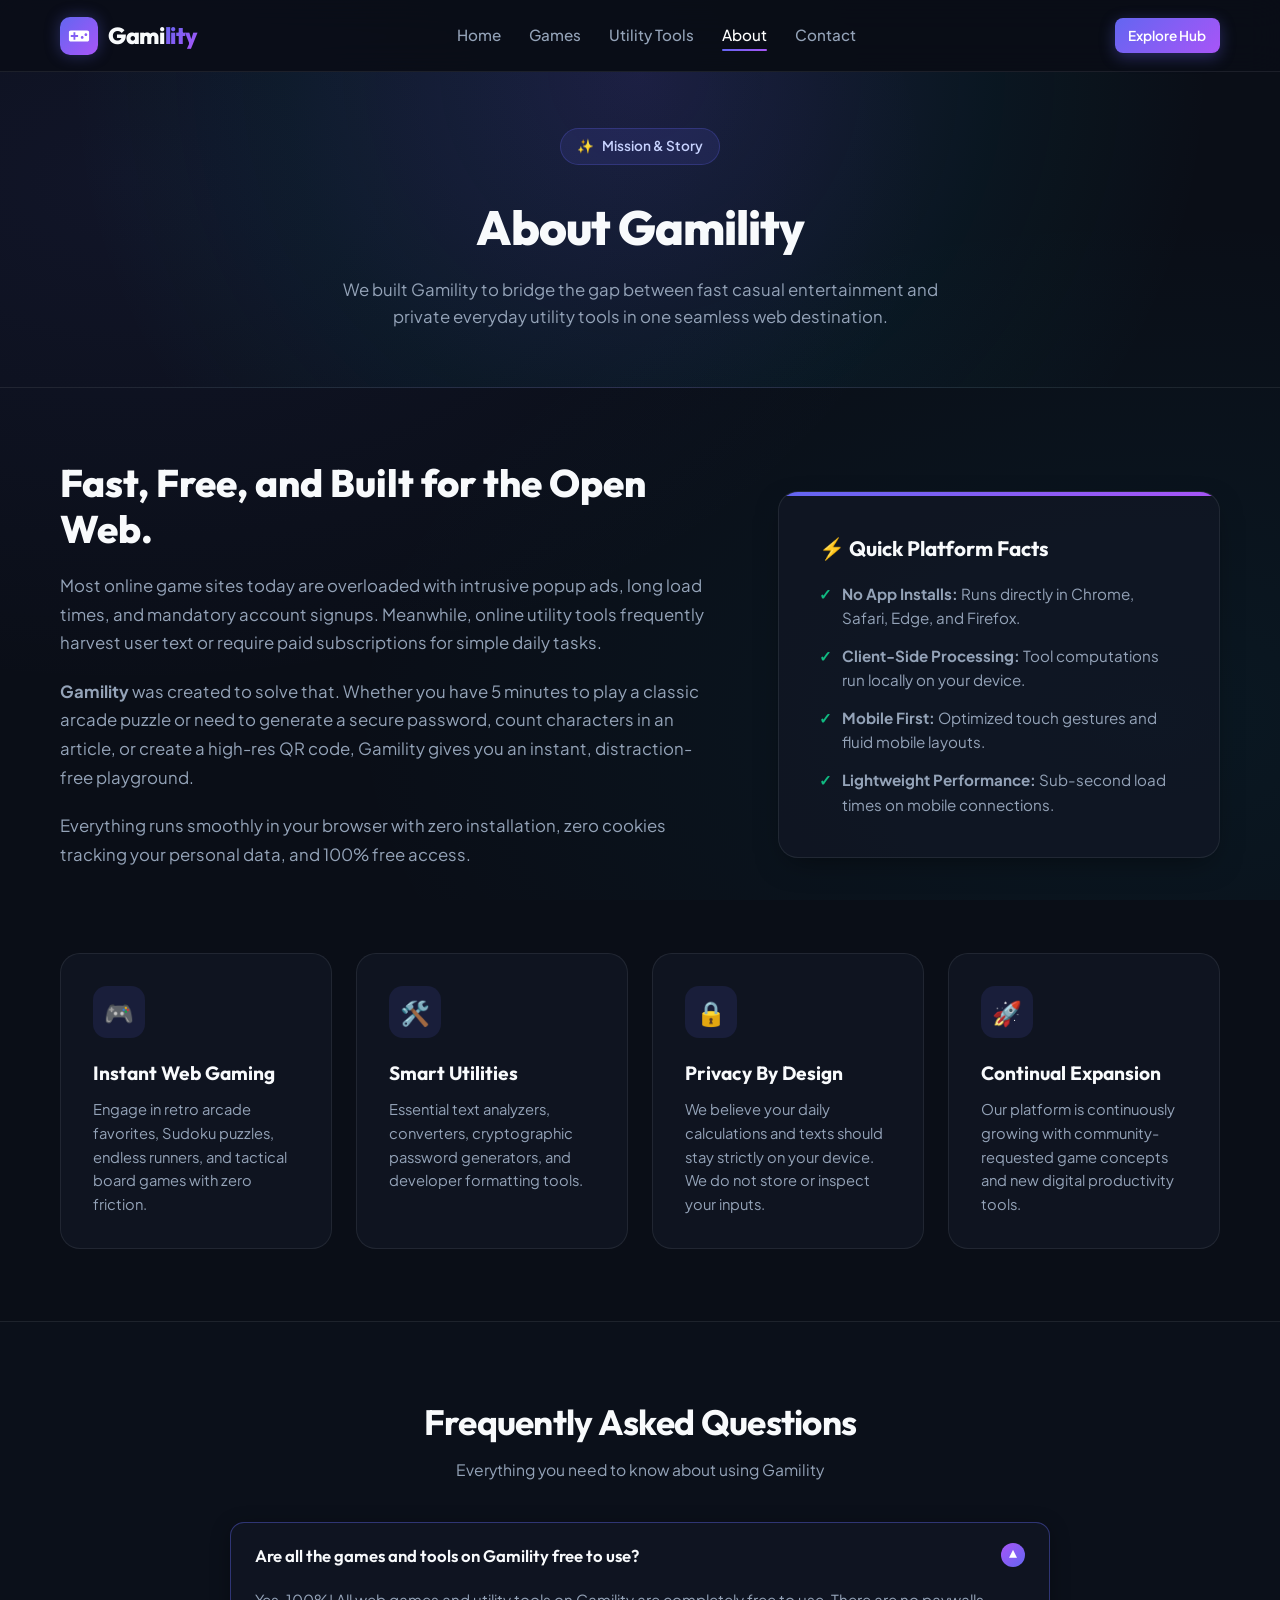
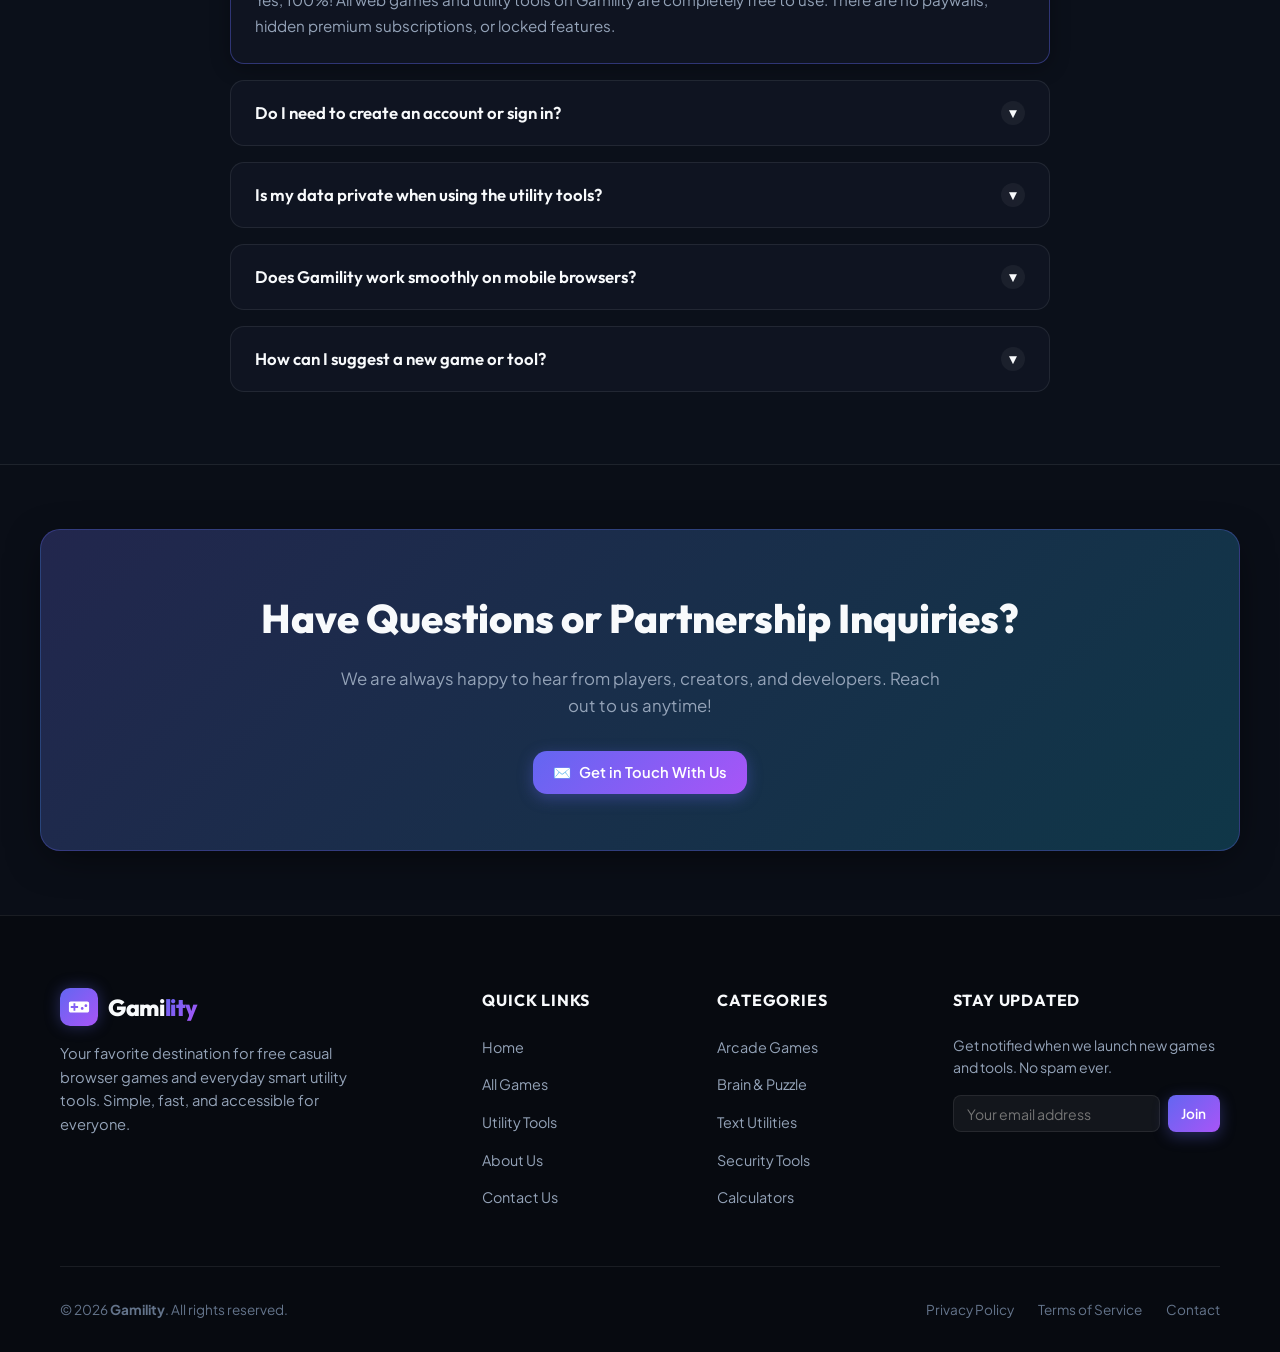
<file: about.html>
<!DOCTYPE html>
<html lang="en">
<head>
  <!-- Google tag (gtag.js) -->
  <script async src="https://www.googletagmanager.com/gtag/js?id=G-RFQ8M0VSFN"></script>
  <script>
    window.dataLayer = window.dataLayer || [];
    function gtag(){dataLayer.push(arguments);}
    gtag('js', new Date());

    gtag('config', 'G-RFQ8M0VSFN');
  </script>

  <meta charset="UTF-8">
  <meta name="viewport" content="width=device-width, initial-scale=1.0">
  <title>About Gamility - Where Play Meets Everyday Productivity</title>
  
  <!-- SEO Meta Tags -->
  <meta name="description" content="Learn about Gamility's mission: providing instant, free browser games and lightweight, private utility tools without downloads, paywalls, or invasive tracking.">
  <meta name="keywords" content="about gamility, free web games platform, privacy first online tools, browser utility tools, html5 games hub">
  <meta name="author" content="Gamility">
  <meta name="robots" content="index, follow">
  <link rel="canonical" href="https://mahesh-yennam.github.io/Gamility/about.html">

  <!-- OpenGraph / Facebook -->
  <meta property="og:type" content="website">
  <meta property="og:url" content="https://mahesh-yennam.github.io/Gamility/about.html">
  <meta property="og:title" content="About Gamility - Where Play Meets Everyday Productivity">
  <meta property="og:description" content="Discover why Gamility was built: fast, fun online games and private everyday utilities in your browser.">
  <meta property="og:image" content="https://mahesh-yennam.github.io/Gamility/assets/images/og-preview.jpg">
  <meta property="og:site_name" content="Gamility">

  <!-- Twitter Card -->
  <meta name="twitter:card" content="summary_large_image">
  <meta name="twitter:title" content="About Gamility - Where Play Meets Everyday Productivity">
  <meta name="twitter:description" content="Discover why Gamility was built: fast, fun online games and private everyday utilities in your browser.">
  <meta name="twitter:image" content="https://mahesh-yennam.github.io/Gamility/assets/images/og-preview.jpg">

  <!-- Favicon & PWA -->
  <link rel="icon" type="image/svg+xml" href="assets/images/favicon.svg">
  <link rel="apple-touch-icon" href="assets/images/icon-192.png">
  <link rel="manifest" href="site.webmanifest">
  <meta name="theme-color" content="#0a0e17">
  <meta name="apple-mobile-web-app-capable" content="yes">
  <meta name="apple-mobile-web-app-status-bar-style" content="black-translucent">
  <meta name="apple-mobile-web-app-title" content="Gamility">

  <!-- Google Fonts Preconnect & Fonts -->
  <link rel="preconnect" href="https://fonts.googleapis.com">
  <link rel="preconnect" href="https://fonts.gstatic.com" crossorigin>
  <link href="https://fonts.googleapis.com/css2?family=Outfit:wght@400;500;600;700;800&family=Plus+Jakarta+Sans:wght@400;500;600;700&display=swap" rel="stylesheet">

  <!-- Stylesheet -->
  <link rel="stylesheet" href="assets/css/styles.css">

  <!-- Structured Data (JSON-LD) -->
  <script type="application/ld+json">
  {
    "@context": "https://schema.org",
    "@type": "AboutPage",
    "name": "About Gamility",
    "description": "Learn about the mission, features, and technology behind the Gamility web gaming and utility tools platform.",
    "url": "https://mahesh-yennam.github.io/Gamility/about.html",
    "mainEntity": {
      "@type": "Organization",
      "name": "Gamility",
      "url": "https://mahesh-yennam.github.io/Gamility/",
      "logo": "https://mahesh-yennam.github.io/Gamility/assets/images/favicon.svg"
    }
  }
  </script>
</head>
<body>

  <!-- =========================================================================
       HEADER & NAVIGATION
       ========================================================================= -->
  <header class="site-header">
    <div class="container header-inner">
      <!-- Brand Logo -->
      <a href="index.html" class="brand-logo" aria-label="Gamility Home">
        <div class="brand-icon-wrapper">
          <svg viewBox="0 0 24 24" fill="currentColor">
            <path d="M21 6H3c-1.1 0-2 .9-2 2v8c0 1.1.9 2 2 2h18c1.1 0 2-.9 2-2V8c0-1.1-.9-2-2-2zm-10 7H8v3H6v-3H3v-2h3V8h2v3h3v2zm4.5 2c-.83 0-1.5-.67-1.5-1.5s.67-1.5 1.5-1.5 1.5.67 1.5 1.5-.67 1.5-1.5 1.5zm4-3c-.83 0-1.5-.67-1.5-1.5S18.67 9 19.5 9s1.5.67 1.5 1.5-.67 1.5-1.5 1.5z"/>
          </svg>
        </div>
        <span class="brand-name">Gami<span>lity</span></span>
      </a>

      <!-- Desktop Navigation Menu -->
      <nav class="desktop-nav" aria-label="Main Navigation">
        <ul class="nav-menu">
          <li><a href="index.html" class="nav-link">Home</a></li>
          <li><a href="games.html" class="nav-link">Games</a></li>
          <li><a href="tools.html" class="nav-link">Utility Tools</a></li>
          <li><a href="about.html" class="nav-link active">About</a></li>
          <li><a href="contact.html" class="nav-link">Contact</a></li>
        </ul>
      </nav>

      <!-- Header Actions -->
      <div class="header-actions">
        <button id="pwaInstallHeaderBtn" class="btn btn-install-header" style="display: none;" title="Pin Gamility to Taskbar or Desktop">
          <span class="install-btn-icon">📌</span>
          <span class="install-btn-label">Pin to Taskbar</span>
        </button>
        <a href="games.html" class="btn btn-primary btn-sm">Explore Hub</a>
        <!-- Mobile Hamburger Toggle -->
        <button class="mobile-nav-toggle" id="mobileNavToggle" aria-label="Toggle navigation menu">
          <span class="hamburger-line"></span>
          <span class="hamburger-line"></span>
          <span class="hamburger-line"></span>
        </button>
      </div>
    </div>
  </header>

  <!-- Mobile Drawer Backdrop & Menu -->
  <div class="drawer-backdrop" id="drawerBackdrop"></div>
  <aside class="mobile-drawer" id="mobileDrawer" aria-label="Mobile Navigation Drawer">
    <ul class="drawer-menu">
      <li><a href="index.html" class="drawer-link">🏠 Home</a></li>
      <li><a href="games.html" class="drawer-link">🎮 Games</a></li>
      <li><a href="tools.html" class="drawer-link">🛠️ Utility Tools</a></li>
      <li><a href="explorer.html" class="drawer-link">🌍 Explorer</a></li>
      <li><a href="about.html" class="drawer-link active">ℹ️ About Us</a></li>
      <li><a href="contact.html" class="drawer-link">✉️ Contact</a></li>
    </ul>
    <div class="drawer-footer">
      <button id="pwaInstallDrawerBtn" class="btn btn-install-drawer" style="width: 100%; margin-bottom: 0.75rem; display: none;">
        <span class="install-btn-icon">📲</span>
        <span class="install-btn-label">Add to Home Screen</span>
      </button>
      <a href="games.html" class="btn btn-primary" style="width: 100%;">Explore Games</a>
    </div>
  </aside>

  <!-- =========================================================================
       HERO BANNER
       ========================================================================= -->
  <main>
    <section class="hub-hero">
      <div class="container">
        <div class="hero-pill-badge">
          <span>✨</span> Mission & Story
        </div>
        <h1 class="hub-hero-title">
          About <span class="gradient-text">Gamility</span>
        </h1>
        <p class="hub-hero-desc">
          We built Gamility to bridge the gap between fast casual entertainment and private everyday utility tools in one seamless web destination.
        </p>
      </div>
    </section>

    <!-- =========================================================================
         ABOUT STORY & HIGHLIGHTS
         ========================================================================= -->
    <section class="section-wrapper">
      <div class="container">
        <div class="about-intro-grid">
          <div class="about-intro-text">
            <h2>Fast, Free, and Built for the Open Web.</h2>
            <p>
              Most online game sites today are overloaded with intrusive popup ads, long load times, and mandatory account signups. Meanwhile, online utility tools frequently harvest user text or require paid subscriptions for simple daily tasks.
            </p>
            <p>
              <strong>Gamility</strong> was created to solve that. Whether you have 5 minutes to play a classic arcade puzzle or need to generate a secure password, count characters in an article, or create a high-res QR code, Gamility gives you an instant, distraction-free playground.
            </p>
            <p>
              Everything runs smoothly in your browser with zero installation, zero cookies tracking your personal data, and 100% free access.
            </p>
          </div>

          <div class="about-highlight-card">
            <h3 style="font-family: var(--font-heading); font-size: 1.3rem; margin-bottom: 1rem;">⚡ Quick Platform Facts</h3>
            <ul style="list-style: none; display: flex; flex-direction: column; gap: 0.85rem; color: var(--text-muted); font-size: 0.95rem;">
              <li style="display: flex; gap: 0.6rem;">
                <span style="color: var(--accent-emerald); font-weight: bold;">✓</span>
                <span><strong>No App Installs:</strong> Runs directly in Chrome, Safari, Edge, and Firefox.</span>
              </li>
              <li style="display: flex; gap: 0.6rem;">
                <span style="color: var(--accent-emerald); font-weight: bold;">✓</span>
                <span><strong>Client-Side Processing:</strong> Tool computations run locally on your device.</span>
              </li>
              <li style="display: flex; gap: 0.6rem;">
                <span style="color: var(--accent-emerald); font-weight: bold;">✓</span>
                <span><strong>Mobile First:</strong> Optimized touch gestures and fluid mobile layouts.</span>
              </li>
              <li style="display: flex; gap: 0.6rem;">
                <span style="color: var(--accent-emerald); font-weight: bold;">✓</span>
                <span><strong>Lightweight Performance:</strong> Sub-second load times on mobile connections.</span>
              </li>
            </ul>
          </div>
        </div>

        <!-- Core Pillars Grid -->
        <div class="features-grid">
          <div class="feature-box">
            <div class="feature-icon-wrapper">🎮</div>
            <h3>Instant Web Gaming</h3>
            <p>Engage in retro arcade favorites, Sudoku puzzles, endless runners, and tactical board games with zero friction.</p>
          </div>

          <div class="feature-box">
            <div class="feature-icon-wrapper">🛠️</div>
            <h3>Smart Utilities</h3>
            <p>Essential text analyzers, converters, cryptographic password generators, and developer formatting tools.</p>
          </div>

          <div class="feature-box">
            <div class="feature-icon-wrapper">🔒</div>
            <h3>Privacy By Design</h3>
            <p>We believe your daily calculations and texts should stay strictly on your device. We do not store or inspect your inputs.</p>
          </div>

          <div class="feature-box">
            <div class="feature-icon-wrapper">🚀</div>
            <h3>Continual Expansion</h3>
            <p>Our platform is continuously growing with community-requested game concepts and new digital productivity tools.</p>
          </div>
        </div>
      </div>
    </section>

    <!-- =========================================================================
         FREQUENTLY ASKED QUESTIONS (FAQ)
         ========================================================================= -->
    <section class="section-wrapper bg-subtle">
      <div class="container">
        <div class="section-header" style="justify-content: center; text-align: center; margin-bottom: 2.5rem;">
          <div class="section-title-group">
            <h2>Frequently Asked Questions</h2>
            <p>Everything you need to know about using Gamility</p>
          </div>
        </div>

        <div class="faq-section-wrapper">
          <div class="faq-list">
            <!-- FAQ 1 -->
            <div class="faq-item active">
              <button type="button" class="faq-question">
                <span>Are all the games and tools on Gamility free to use?</span>
                <span class="faq-icon" aria-hidden="true">▼</span>
              </button>
              <div class="faq-answer">
                <p>Yes, 100%! All web games and utility tools on Gamility are completely free to use. There are no paywalls, hidden premium subscriptions, or locked features.</p>
              </div>
            </div>

            <!-- FAQ 2 -->
            <div class="faq-item">
              <button type="button" class="faq-question">
                <span>Do I need to create an account or sign in?</span>
                <span class="faq-icon" aria-hidden="true">▼</span>
              </button>
              <div class="faq-answer">
                <p>No account or registration is required. You can jump straight into playing any game or utilizing any productivity tool the moment you land on the website.</p>
              </div>
            </div>

            <!-- FAQ 3 -->
            <div class="faq-item">
              <button type="button" class="faq-question">
                <span>Is my data private when using the utility tools?</span>
                <span class="faq-icon" aria-hidden="true">▼</span>
              </button>
              <div class="faq-answer">
                <p>Yes. All of our utility tools (word counting, password generation, unit conversion, color picking, and JSON formatting) operate entirely on your browser client. No text, passwords, or data are ever transmitted to or stored on external servers.</p>
              </div>
            </div>

            <!-- FAQ 4 -->
            <div class="faq-item">
              <button type="button" class="faq-question">
                <span>Does Gamility work smoothly on mobile browsers?</span>
                <span class="faq-icon" aria-hidden="true">▼</span>
              </button>
              <div class="faq-answer">
                <p>Absolutely. The entire site is engineered with mobile-first responsive design. Whether you are using an iPhone, iPad, Android phone, or tablet, the games and tools scale smoothly with touch-friendly controls.</p>
              </div>
            </div>

            <!-- FAQ 5 -->
            <div class="faq-item">
              <button type="button" class="faq-question">
                <span>How can I suggest a new game or tool?</span>
                <span class="faq-icon" aria-hidden="true">▼</span>
              </button>
              <div class="faq-answer">
                <p>We love user suggestions! You can visit our <a href="contact.html" style="color: var(--primary); text-decoration: underline;">Contact Page</a> and submit your suggestion via our direct form. We review all feedback and prioritize top requests in our roadmap.</p>
              </div>
            </div>
          </div>
        </div>
      </div>
    </section>

    <!-- =========================================================================
         CALL TO ACTION / CONTACT LINK
         ========================================================================= -->
    <div class="container cta-banner-wrapper">
      <div class="cta-banner">
        <h2>Have Questions or Partnership Inquiries?</h2>
        <p>
          We are always happy to hear from players, creators, and developers. Reach out to us anytime!
        </p>
        <a href="contact.html" class="btn btn-primary">
          <span>✉️</span> Get in Touch With Us
        </a>
      </div>
    </div>
  </main>

  <!-- =========================================================================
       FOOTER
       ========================================================================= -->
  <footer class="site-footer">
    <div class="container">
      <div class="footer-top">
        <!-- Brand Info -->
        <div class="footer-brand">
          <a href="index.html" class="brand-logo" aria-label="Gamility Home">
            <div class="brand-icon-wrapper">
              <svg viewBox="0 0 24 24" fill="currentColor">
                <path d="M21 6H3c-1.1 0-2 .9-2 2v8c0 1.1.9 2 2 2h18c1.1 0 2-.9 2-2V8c0-1.1-.9-2-2-2zm-10 7H8v3H6v-3H3v-2h3V8h2v3h3v2zm4.5 2c-.83 0-1.5-.67-1.5-1.5s.67-1.5 1.5-1.5 1.5.67 1.5 1.5-.67 1.5-1.5 1.5zm4-3c-.83 0-1.5-.67-1.5-1.5S18.67 9 19.5 9s1.5.67 1.5 1.5-.67 1.5-1.5 1.5z"/>
              </svg>
            </div>
            <span class="brand-name">Gami<span>lity</span></span>
          </a>
          <p>
            Your favorite destination for free casual browser games and everyday smart utility tools. Simple, fast, and accessible for everyone.
          </p>
        </div>

        <!-- Quick Links -->
        <div class="footer-col">
          <h4 class="footer-heading">Quick Links</h4>
          <ul class="footer-links">
            <li><a href="index.html">Home</a></li>
            <li><a href="games.html">All Games</a></li>
            <li><a href="tools.html">Utility Tools</a></li>
            <li><a href="about.html">About Us</a></li>
            <li><a href="contact.html">Contact Us</a></li>
          </ul>
        </div>

        <!-- Categories -->
        <div class="footer-col">
          <h4 class="footer-heading">Categories</h4>
          <ul class="footer-links">
            <li><a href="games.html">Arcade Games</a></li>
            <li><a href="games.html">Brain & Puzzle</a></li>
            <li><a href="tools.html">Text Utilities</a></li>
            <li><a href="tools.html">Security Tools</a></li>
            <li><a href="tools.html">Calculators</a></li>
          </ul>
        </div>

        <!-- Newsletter / Updates -->
        <div class="footer-col footer-newsletter">
          <h4 class="footer-heading">Stay Updated</h4>
          <p>Get notified when we launch new games and tools. No spam ever.</p>
          <form class="footer-form" id="footerNewsletterForm">
            <input type="email" class="footer-input" placeholder="Your email address" required aria-label="Email for newsletter">
            <button type="submit" class="btn btn-primary btn-sm">Join</button>
          </form>
        </div>
      </div>

      <!-- Footer Bottom Bar -->
      <div class="footer-bottom">
        <p>&copy; <span id="currentYear">2026</span> <strong>Gamility</strong>. All rights reserved.</p>
        <div class="footer-legal-links">
          <a href="privacy.html">Privacy Policy</a>
          <a href="terms.html">Terms of Service</a>
          <a href="contact.html">Contact</a>
        </div>
      </div>
    </div>
  </footer>

  <!-- JavaScript -->
  <script src="assets/js/main.js"></script>
</body>
</html>
</file>
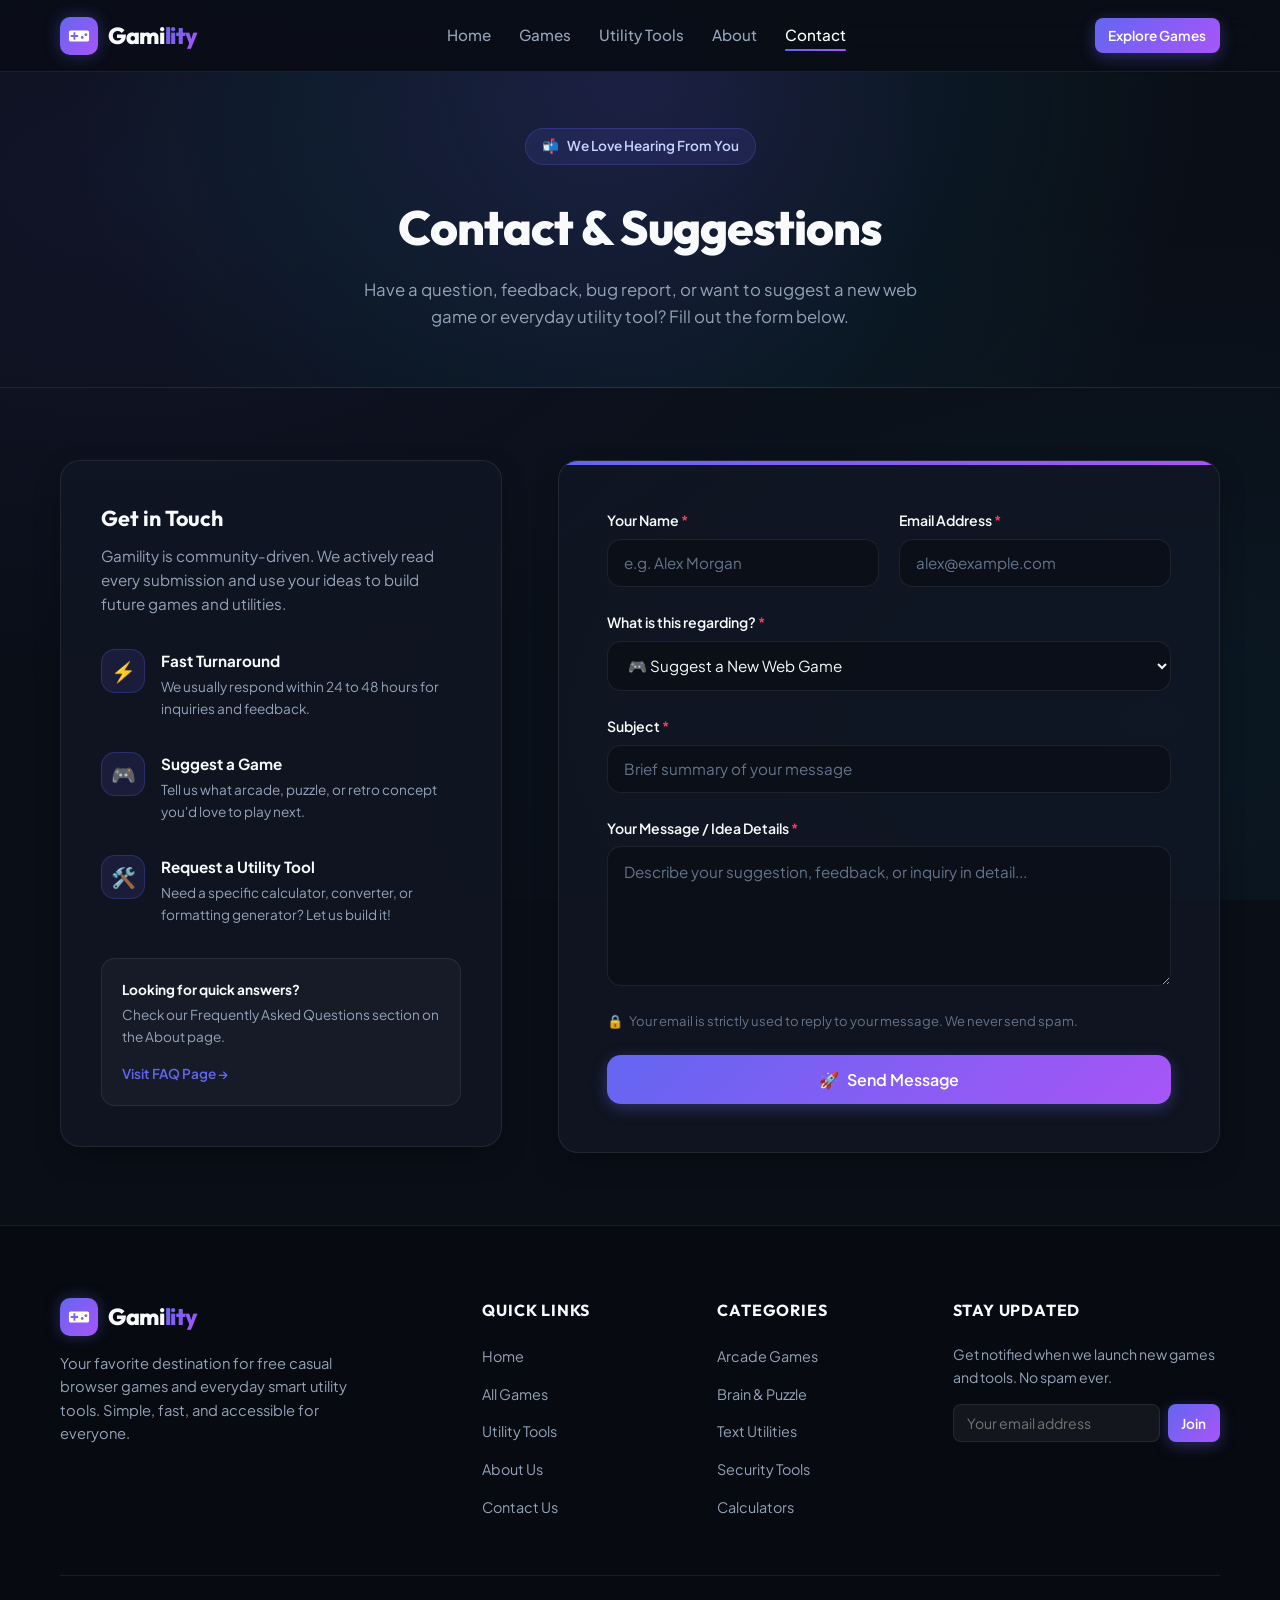
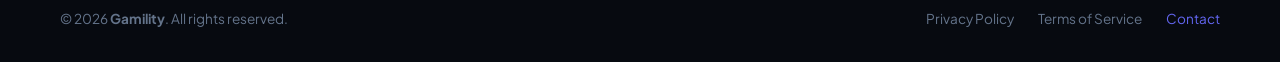
<file: contact.html>
<!DOCTYPE html>
<html lang="en">

<head>
  <!-- Google tag (gtag.js) -->
  <script async src="https://www.googletagmanager.com/gtag/js?id=G-RFQ8M0VSFN"></script>
  <script>
    window.dataLayer = window.dataLayer || [];
    function gtag(){dataLayer.push(arguments);}
    gtag('js', new Date());

    gtag('config', 'G-RFQ8M0VSFN');
  </script>

  <meta charset="UTF-8">
  <meta name="viewport" content="width=device-width, initial-scale=1.0">
  <title>Contact Us & Suggest Ideas - Gamility</title>

  <!-- SEO Meta Tags -->
  <meta name="description"
    content="Get in touch with the Gamility team. Suggest a new web game or utility tool, report a bug, or reach out for partnerships. Fast response guaranteed.">
  <meta name="keywords" content="contact gamility, suggest a game, suggest a tool, web game feedback, gamility support">
  <meta name="author" content="Gamility">
  <meta name="robots" content="index, follow">
  <link rel="canonical" href="https://mahesh-yennam.github.io/Gamility/contact.html">

  <!-- OpenGraph / Facebook -->
  <meta property="og:type" content="website">
  <meta property="og:url" content="https://mahesh-yennam.github.io/Gamility/contact.html">
  <meta property="og:title" content="Contact Us & Suggest Ideas - Gamility">
  <meta property="og:description" content="Have a game or tool idea? Send a message to the Gamility team.">
  <meta property="og:image" content="https://mahesh-yennam.github.io/Gamility/assets/images/og-preview.jpg">
  <meta property="og:site_name" content="Gamility">

  <!-- Twitter Card -->
  <meta name="twitter:card" content="summary_large_image">
  <meta name="twitter:title" content="Contact Us & Suggest Ideas - Gamility">
  <meta name="twitter:description" content="Have a game or tool idea? Send a message to the Gamility team.">
  <meta name="twitter:image" content="https://mahesh-yennam.github.io/Gamility/assets/images/og-preview.jpg">

  <!-- Favicon & PWA -->
  <link rel="icon" type="image/svg+xml" href="assets/images/favicon.svg">
  <link rel="apple-touch-icon" href="assets/images/icon-192.png">
  <link rel="manifest" href="site.webmanifest">
  <meta name="theme-color" content="#0a0e17">
  <meta name="apple-mobile-web-app-capable" content="yes">
  <meta name="apple-mobile-web-app-status-bar-style" content="black-translucent">
  <meta name="apple-mobile-web-app-title" content="Gamility">

  <!-- Google Fonts Preconnect & Fonts -->
  <link rel="preconnect" href="https://fonts.googleapis.com">
  <link rel="preconnect" href="https://fonts.gstatic.com" crossorigin>
  <link
    href="https://fonts.googleapis.com/css2?family=Outfit:wght@400;500;600;700;800&family=Plus+Jakarta+Sans:wght@400;500;600;700&display=swap"
    rel="stylesheet">

  <!-- Stylesheet -->
  <link rel="stylesheet" href="assets/css/styles.css">

  <!-- Structured Data (JSON-LD) -->
  <script type="application/ld+json">
  {
    "@context": "https://schema.org",
    "@type": "ContactPage",
    "name": "Contact Gamility",
    "description": "Contact form and community suggestion portal for Gamility games and utility tools.",
    "url": "https://mahesh-yennam.github.io/Gamility/contact.html"
  }
  </script>
</head>

<body>

  <!-- =========================================================================
       HEADER & NAVIGATION
       ========================================================================= -->
  <header class="site-header">
    <div class="container header-inner">
      <!-- Brand Logo -->
      <a href="index.html" class="brand-logo" aria-label="Gamility Home">
        <div class="brand-icon-wrapper">
          <svg viewBox="0 0 24 24" fill="currentColor">
            <path
              d="M21 6H3c-1.1 0-2 .9-2 2v8c0 1.1.9 2 2 2h18c1.1 0 2-.9 2-2V8c0-1.1-.9-2-2-2zm-10 7H8v3H6v-3H3v-2h3V8h2v3h3v2zm4.5 2c-.83 0-1.5-.67-1.5-1.5s.67-1.5 1.5-1.5 1.5.67 1.5 1.5-.67 1.5-1.5 1.5zm4-3c-.83 0-1.5-.67-1.5-1.5S18.67 9 19.5 9s1.5.67 1.5 1.5-.67 1.5-1.5 1.5z" />
          </svg>
        </div>
        <span class="brand-name">Gami<span>lity</span></span>
      </a>

      <!-- Desktop Navigation Menu -->
      <nav class="desktop-nav" aria-label="Main Navigation">
        <ul class="nav-menu">
          <li><a href="index.html" class="nav-link">Home</a></li>
          <li><a href="games.html" class="nav-link">Games</a></li>
          <li><a href="tools.html" class="nav-link">Utility Tools</a></li>
          <li><a href="about.html" class="nav-link">About</a></li>
          <li><a href="contact.html" class="nav-link active">Contact</a></li>
        </ul>
      </nav>

      <!-- Header Actions -->
      <div class="header-actions">
        <button id="pwaInstallHeaderBtn" class="btn btn-install-header" style="display: none;" title="Pin Gamility to Taskbar or Desktop">
          <span class="install-btn-icon">📌</span>
          <span class="install-btn-label">Pin to Taskbar</span>
        </button>
        <a href="games.html" class="btn btn-primary btn-sm">Explore Games</a>
        <!-- Mobile Hamburger Toggle -->
        <button class="mobile-nav-toggle" id="mobileNavToggle" aria-label="Toggle navigation menu">
          <span class="hamburger-line"></span>
          <span class="hamburger-line"></span>
          <span class="hamburger-line"></span>
        </button>
      </div>
    </div>
  </header>

  <!-- Mobile Drawer Backdrop & Menu -->
  <div class="drawer-backdrop" id="drawerBackdrop"></div>
  <aside class="mobile-drawer" id="mobileDrawer" aria-label="Mobile Navigation Drawer">
    <ul class="drawer-menu">
      <li><a href="index.html" class="drawer-link">🏠 Home</a></li>
      <li><a href="games.html" class="drawer-link">🎮 Games</a></li>
      <li><a href="tools.html" class="drawer-link">🛠️ Utility Tools</a></li>
      <li><a href="explorer.html" class="drawer-link">🌍 Explorer</a></li>
      <li><a href="about.html" class="drawer-link">ℹ️ About Us</a></li>
      <li><a href="contact.html" class="drawer-link active">✉️ Contact</a></li>
    </ul>
    <div class="drawer-footer">
      <button id="pwaInstallDrawerBtn" class="btn btn-install-drawer" style="width: 100%; margin-bottom: 0.75rem; display: none;">
        <span class="install-btn-icon">📲</span>
        <span class="install-btn-label">Add to Home Screen</span>
      </button>
      <a href="games.html" class="btn btn-primary" style="width: 100%;">Explore Games</a>
    </div>
  </aside>

  <!-- =========================================================================
       HERO BANNER
       ========================================================================= -->
  <main>
    <section class="hub-hero">
      <div class="container">
        <div class="hero-pill-badge">
          <span>📬</span> We Love Hearing From You
        </div>
        <h1 class="hub-hero-title">
          Contact & <span class="gradient-text">Suggestions</span>
        </h1>
        <p class="hub-hero-desc">
          Have a question, feedback, bug report, or want to suggest a new web game or everyday utility tool? Fill out
          the form below.
        </p>
      </div>
    </section>

    <!-- =========================================================================
         CONTACT LAYOUT: INFO + FORMSUBMIT FORM
         ========================================================================= -->
    <section class="section-wrapper">
      <div class="container">
        <div class="contact-layout-grid">

          <!-- Left Column: Information Card -->
          <div class="contact-info-card">
            <div>
              <h3>Get in Touch</h3>
              <p>
                Gamility is community-driven. We actively read every submission and use your ideas to build future games
                and utilities.
              </p>
            </div>

            <!-- Fast Response Badge -->
            <div class="contact-channel-item">
              <div class="contact-channel-icon" style="color: var(--accent-emerald);">⚡</div>
              <div>
                <div class="contact-channel-title">Fast Turnaround</div>
                <div class="contact-channel-desc">We usually respond within 24 to 48 hours for inquiries and feedback.
                </div>
              </div>
            </div>

            <!-- Game Suggestions -->
            <div class="contact-channel-item">
              <div class="contact-channel-icon" style="color: var(--primary);">🎮</div>
              <div>
                <div class="contact-channel-title">Suggest a Game</div>
                <div class="contact-channel-desc">Tell us what arcade, puzzle, or retro concept you'd love to play next.
                </div>
              </div>
            </div>

            <!-- Tool Suggestions -->
            <div class="contact-channel-item">
              <div class="contact-channel-icon" style="color: var(--secondary);">🛠️</div>
              <div>
                <div class="contact-channel-title">Request a Utility Tool</div>
                <div class="contact-channel-desc">Need a specific calculator, converter, or formatting generator? Let us
                  build it!</div>
              </div>
            </div>

            <!-- FAQ Teaser -->
            <div
              style="background: rgba(255, 255, 255, 0.03); border: 1px solid var(--border-color); border-radius: var(--radius-md); padding: 1.25rem;">
              <span
                style="font-size: 0.85rem; font-weight: 700; color: var(--text-main); display: block; margin-bottom: 0.25rem;">Looking
                for quick answers?</span>
              <p style="font-size: 0.85rem; color: var(--text-muted); margin-bottom: 0.75rem;">
                Check our Frequently Asked Questions section on the About page.
              </p>
              <a href="about.html" class="view-all-link" style="font-size: 0.85rem;">Visit FAQ Page →</a>
            </div>
          </div>

          <!-- Right Column: FormSubmit Powered Form -->
          <div class="contact-form-card">
            <!-- 
              FormSubmit.co Integration:
              Replace 'your-email@example.com' with your actual email address 
              when deploying live to receive submissions directly in your inbox.
            -->
            <form action="https://formsubmit.co/ajax/8669f12ae474f94d93c09cea99efa897" method="POST"
              class="contact-form" id="gamilityContactForm">
              <!-- Anti-Spam Honeypot Field -->
              <input type="text" name="_honey" style="display:none">

              <!-- Disable reCAPTCHA for clean seamless UX -->
              <input type="hidden" name="_captcha" value="false">

              <!-- Email Subject -->
              <input type="hidden" name="_subject" value="New Message from Gamility Visitor!">

              <!-- Clean Table Format in Inbox -->
              <input type="hidden" name="_template" value="table">

              <!-- Form Inputs -->
              <div class="form-row">
                <div class="form-group">
                  <label for="contactName" class="form-label">Your Name <span class="req">*</span></label>
                  <input type="text" id="contactName" name="name" class="contact-input" placeholder="e.g. Alex Morgan"
                    required>
                </div>

                <div class="form-group">
                  <label for="contactEmail" class="form-label">Email Address <span class="req">*</span></label>
                  <input type="email" id="contactEmail" name="email" class="contact-input"
                    placeholder="alex@example.com" required>
                </div>
              </div>

              <div class="form-group">
                <label for="contactTopic" class="form-label">What is this regarding? <span class="req">*</span></label>
                <select id="contactTopic" name="inquiry_type" class="contact-select" required>
                  <option value="Game Suggestion">🎮 Suggest a New Web Game</option>
                  <option value="Tool Suggestion">🛠️ Suggest a New Utility Tool</option>
                  <option value="Bug Report">🐛 Report a Bug / Issue</option>
                  <option value="General Feedback">💬 General Feedback or Question</option>
                  <option value="Partnership">🤝 Partnership / Collaboration</option>
                </select>
              </div>

              <div class="form-group">
                <label for="contactSubject" class="form-label">Subject <span class="req">*</span></label>
                <input type="text" id="contactSubject" name="subject" class="contact-input"
                  placeholder="Brief summary of your message" required>
              </div>

              <div class="form-group">
                <label for="contactMessage" class="form-label">Your Message / Idea Details <span
                    class="req">*</span></label>
                <textarea id="contactMessage" name="message" class="contact-textarea"
                  placeholder="Describe your suggestion, feedback, or inquiry in detail..." required></textarea>
              </div>

              <div class="form-notice">
                <span>🔒</span>
                <span>Your email is strictly used to reply to your message. We never send spam.</span>
              </div>

              <button type="submit" class="btn btn-primary" style="padding: 0.85rem 1.5rem; font-size: 1rem;">
                <span>🚀</span> Send Message
              </button>
            </form>
          </div>

        </div>
      </div>
    </section>
  </main>

  <!-- =========================================================================
       FOOTER
       ========================================================================= -->
  <footer class="site-footer">
    <div class="container">
      <div class="footer-top">
        <!-- Brand Info -->
        <div class="footer-brand">
          <a href="index.html" class="brand-logo" aria-label="Gamility Home">
            <div class="brand-icon-wrapper">
              <svg viewBox="0 0 24 24" fill="currentColor">
                <path
                  d="M21 6H3c-1.1 0-2 .9-2 2v8c0 1.1.9 2 2 2h18c1.1 0 2-.9 2-2V8c0-1.1-.9-2-2-2zm-10 7H8v3H6v-3H3v-2h3V8h2v3h3v2zm4.5 2c-.83 0-1.5-.67-1.5-1.5s.67-1.5 1.5-1.5 1.5.67 1.5 1.5-.67 1.5-1.5 1.5zm4-3c-.83 0-1.5-.67-1.5-1.5S18.67 9 19.5 9s1.5.67 1.5 1.5-.67 1.5-1.5 1.5z" />
              </svg>
            </div>
            <span class="brand-name">Gami<span>lity</span></span>
          </a>
          <p>
            Your favorite destination for free casual browser games and everyday smart utility tools. Simple, fast, and
            accessible for everyone.
          </p>
        </div>

        <!-- Quick Links -->
        <div class="footer-col">
          <h4 class="footer-heading">Quick Links</h4>
          <ul class="footer-links">
            <li><a href="index.html">Home</a></li>
            <li><a href="games.html">All Games</a></li>
            <li><a href="tools.html">Utility Tools</a></li>
            <li><a href="about.html">About Us</a></li>
            <li><a href="contact.html">Contact Us</a></li>
          </ul>
        </div>

        <!-- Categories -->
        <div class="footer-col">
          <h4 class="footer-heading">Categories</h4>
          <ul class="footer-links">
            <li><a href="games.html">Arcade Games</a></li>
            <li><a href="games.html">Brain & Puzzle</a></li>
            <li><a href="tools.html">Text Utilities</a></li>
            <li><a href="tools.html">Security Tools</a></li>
            <li><a href="tools.html">Calculators</a></li>
          </ul>
        </div>

        <!-- Newsletter / Updates -->
        <div class="footer-col footer-newsletter">
          <h4 class="footer-heading">Stay Updated</h4>
          <p>Get notified when we launch new games and tools. No spam ever.</p>
          <form class="footer-form" id="footerNewsletterForm">
            <input type="email" class="footer-input" placeholder="Your email address" required
              aria-label="Email for newsletter">
            <button type="submit" class="btn btn-primary btn-sm">Join</button>
          </form>
        </div>
      </div>

      <!-- Footer Bottom Bar -->
      <div class="footer-bottom">
        <p>&copy; <span id="currentYear">2026</span> <strong>Gamility</strong>. All rights reserved.</p>
        <div class="footer-legal-links">
          <a href="privacy.html">Privacy Policy</a>
          <a href="terms.html">Terms of Service</a>
          <a href="contact.html" style="color: var(--primary);">Contact</a>
        </div>
      </div>
    </div>
  </footer>

  <!-- JavaScript -->
  <script src="assets/js/main.js"></script>
</body>

</html>
</file>
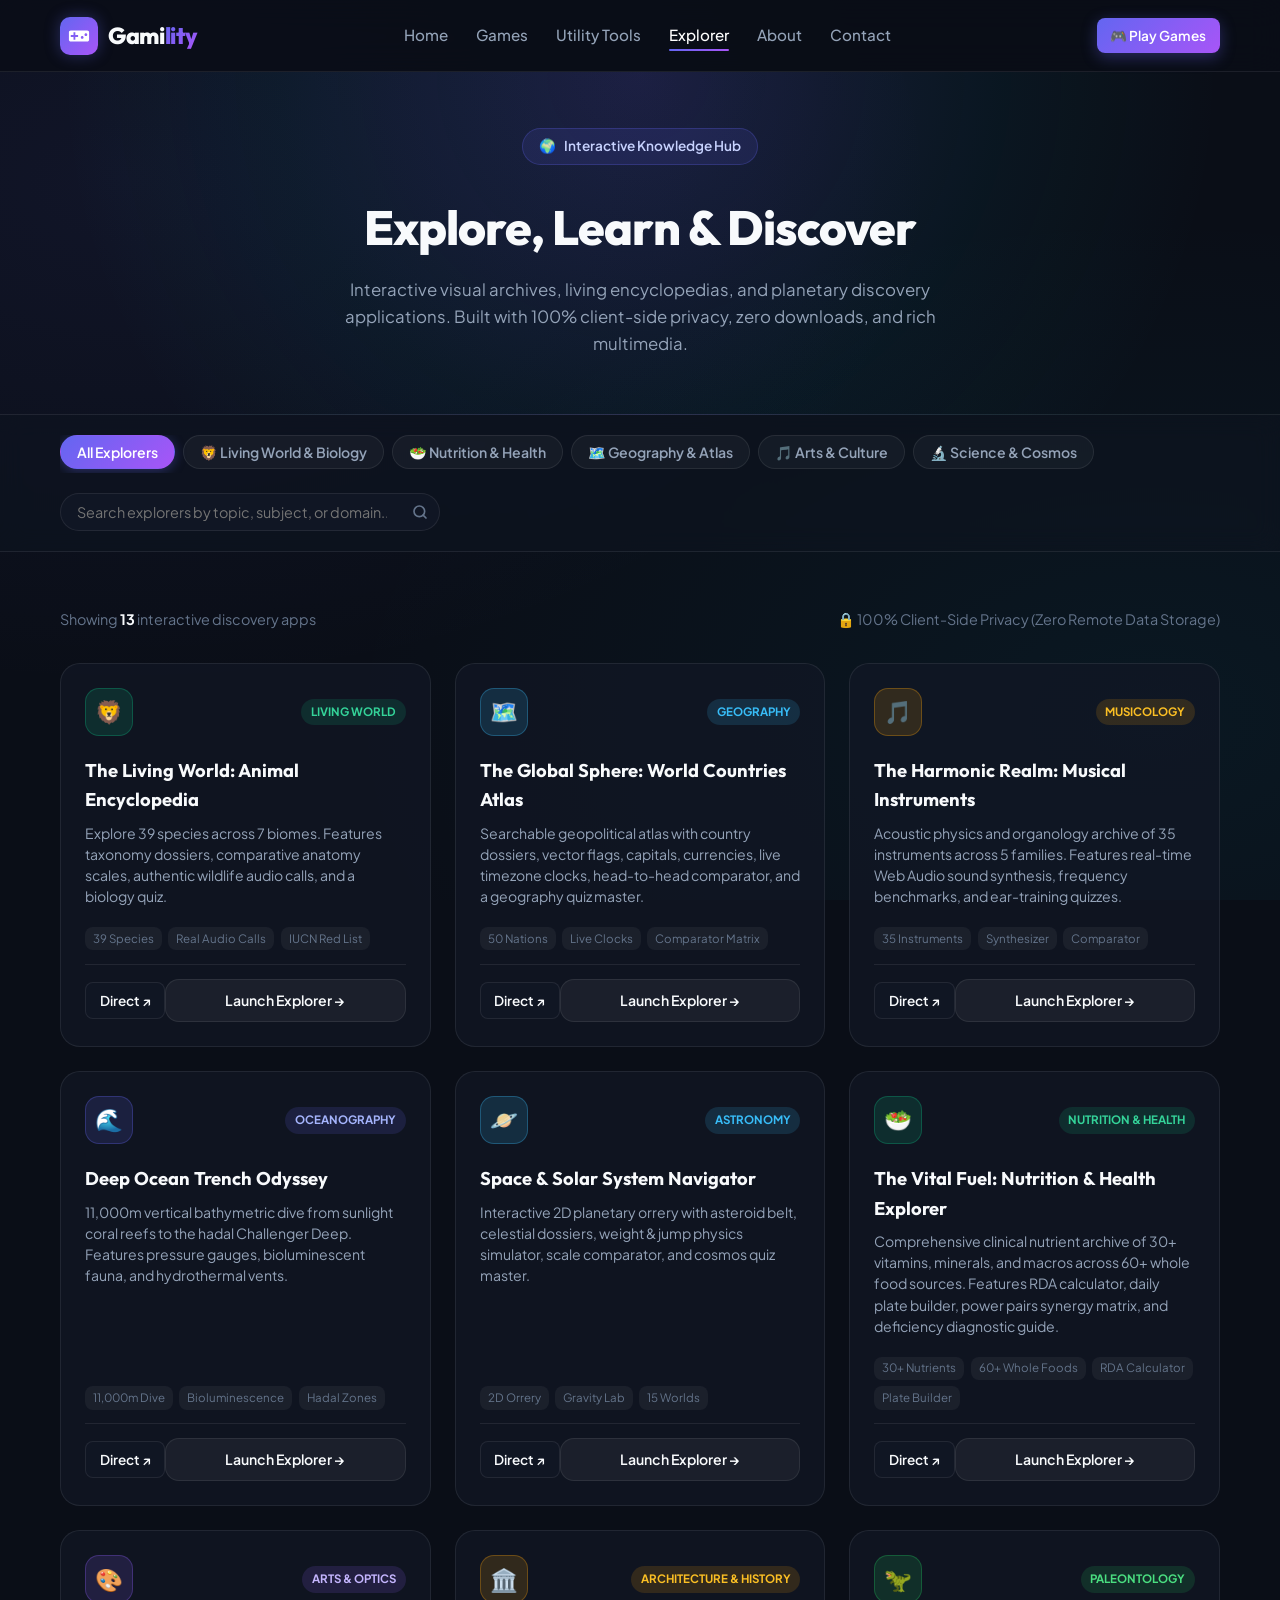
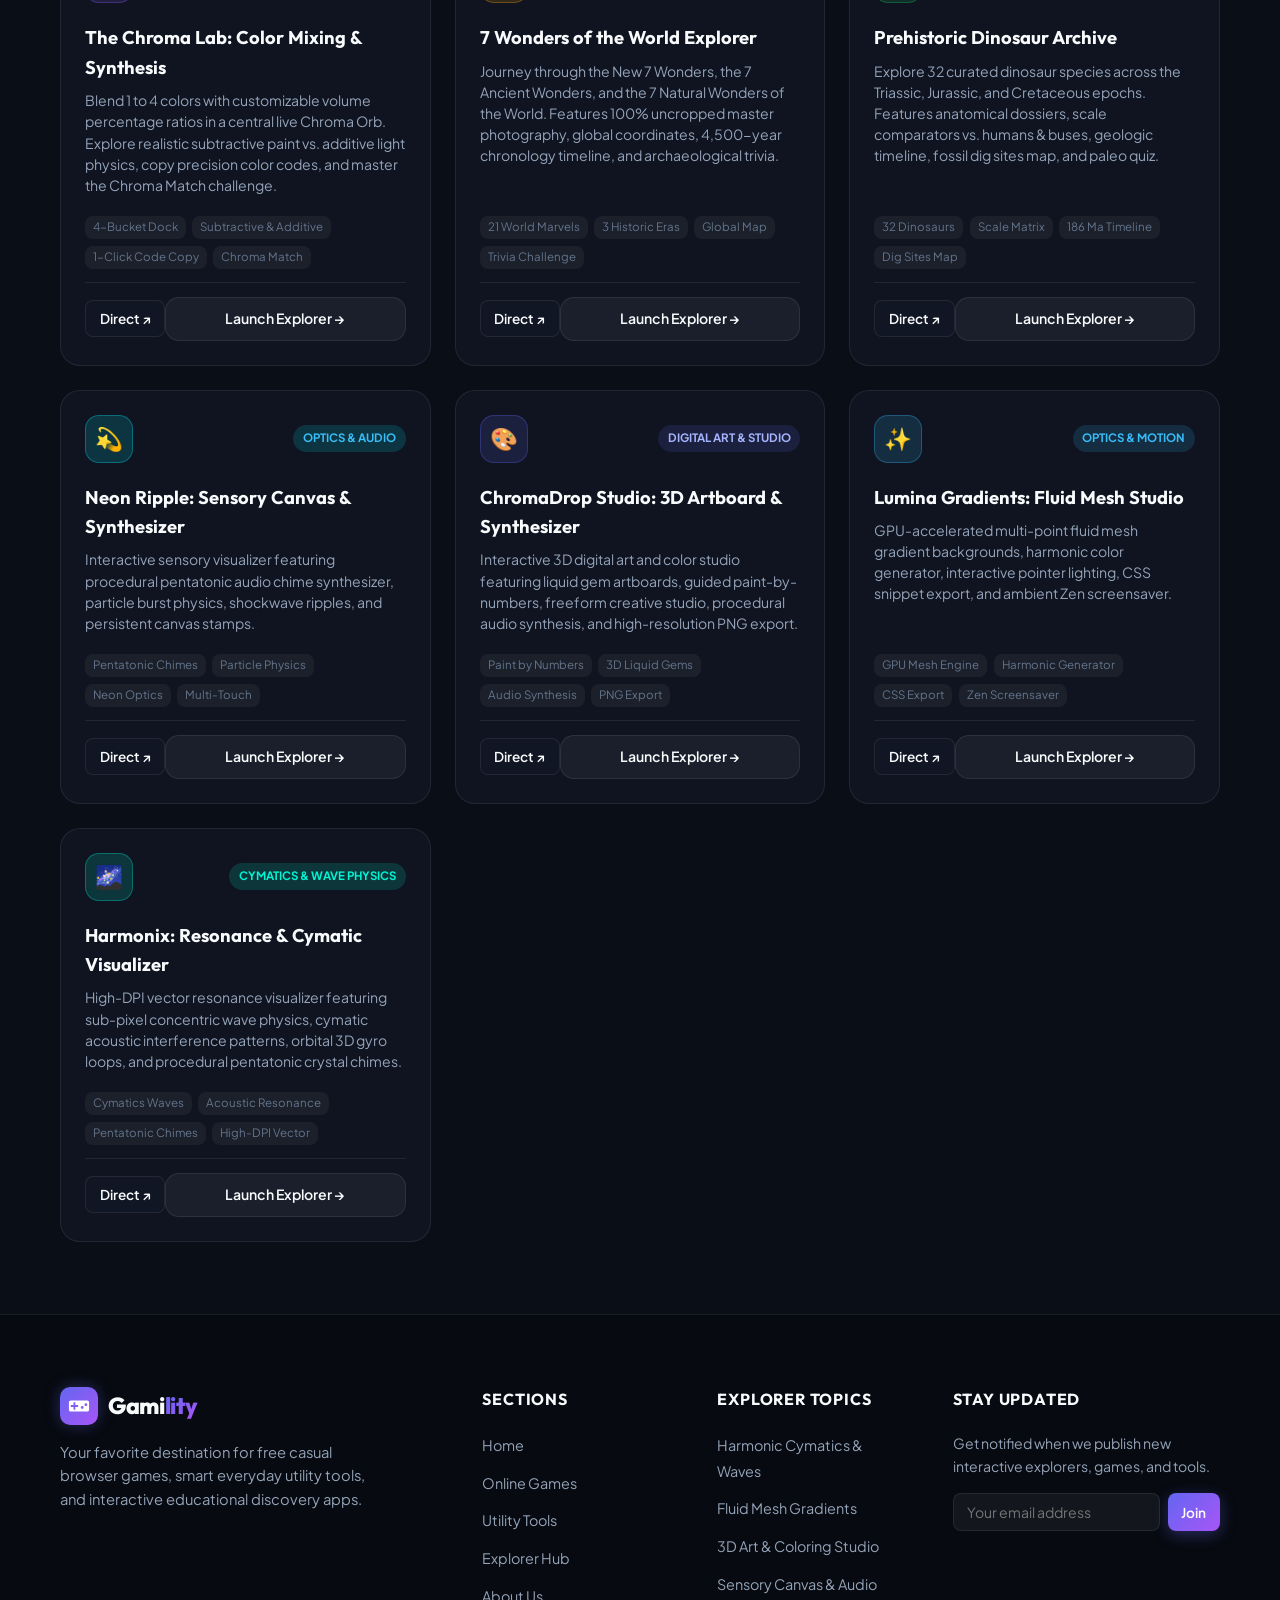
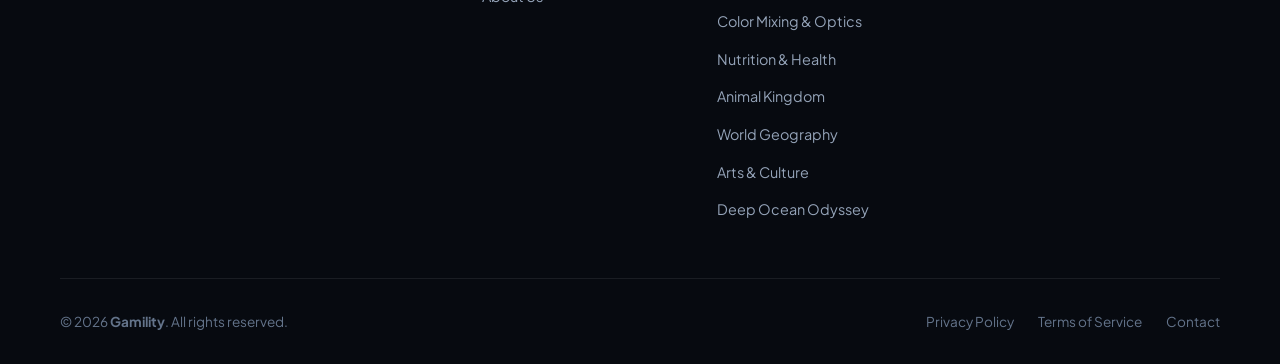
<file: explorer.html>
<!DOCTYPE html>
<html lang="en">
<head>
  <!-- Google tag (gtag.js) -->
  <script async src="https://www.googletagmanager.com/gtag/js?id=G-RFQ8M0VSFN"></script>
  <script>
    window.dataLayer = window.dataLayer || [];
    function gtag(){dataLayer.push(arguments);}
    gtag('js', new Date());

    gtag('config', 'G-RFQ8M0VSFN');
  </script>

  <meta charset="UTF-8">
  <meta name="viewport" content="width=device-width, initial-scale=1.0">
  <title>Interactive Explorer - Knowledge & Discovery | Gamility</title>
  
  <!-- SEO Meta Tags -->
  <meta name="description" content="Explore interactive digital encyclopedias, planetary atlases, and educational discovery tools on Gamility. Deep-dive into wildlife biology, geography, arts, and science. 100% free and client-side.">
  <meta name="keywords" content="interactive explorer, digital encyclopedia, animal encyclopedia, world atlas, interactive knowledge, biology tools, educational web apps">
  <meta name="author" content="Gamility">
  <meta name="robots" content="index, follow">
  <link rel="canonical" href="https://mahesh-yennam.github.io/Gamility/explorer.html">

  <!-- OpenGraph / Facebook -->
  <meta property="og:type" content="website">
  <meta property="og:url" content="https://mahesh-yennam.github.io/Gamility/explorer.html">
  <meta property="og:title" content="Interactive Explorer - Knowledge & Discovery | Gamility">
  <meta property="og:description" content="Interactive visual archives, living encyclopedias, and planetary discovery applications. Built with 100% client-side privacy.">
  <meta property="og:image" content="https://mahesh-yennam.github.io/Gamility/assets/images/og-preview.jpg">
  <meta property="og:site_name" content="Gamility">

  <!-- Twitter Card -->
  <meta name="twitter:card" content="summary_large_image">
  <meta name="twitter:title" content="Interactive Explorer - Knowledge & Discovery | Gamility">
  <meta name="twitter:description" content="Interactive visual archives, living encyclopedias, and planetary discovery applications. Built with 100% client-side privacy.">
  <meta name="twitter:image" content="https://mahesh-yennam.github.io/Gamility/assets/images/og-preview.jpg">

  <!-- Favicon & PWA -->
  <link rel="icon" type="image/svg+xml" href="assets/images/favicon.svg">
  <link rel="apple-touch-icon" href="assets/images/icon-192.png">
  <link rel="manifest" href="site.webmanifest">
  <meta name="theme-color" content="#0a0e17">
  <meta name="apple-mobile-web-app-capable" content="yes">
  <meta name="apple-mobile-web-app-status-bar-style" content="black-translucent">
  <meta name="apple-mobile-web-app-title" content="Gamility">

  <!-- Google Fonts Preconnect & Fonts -->
  <link rel="preconnect" href="https://fonts.googleapis.com">
  <link rel="preconnect" href="https://fonts.gstatic.com" crossorigin>
  <link href="https://fonts.googleapis.com/css2?family=Outfit:wght@400;500;600;700;800&family=Plus+Jakarta+Sans:wght@400;500;600;700&display=swap" rel="stylesheet">

  <!-- Stylesheet -->
  <link rel="stylesheet" href="assets/css/styles.css">

  <!-- Structured Data (JSON-LD) -->
  <script type="application/ld+json">
  {
    "@context": "https://schema.org",
    "@type": "CollectionPage",
    "name": "Interactive Explorer - Gamility",
    "description": "Collection of interactive educational discovery applications, encyclopedias, and atlases.",
    "url": "https://mahesh-yennam.github.io/Gamility/explorer.html",
    "isPartOf": {
      "@type": "WebSite",
      "name": "Gamility",
      "url": "https://mahesh-yennam.github.io/Gamility/"
    }
  }
  </script>
</head>
<body>

  <!-- =========================================================================
       HEADER & NAVIGATION
       ========================================================================= -->
  <header class="site-header">
    <div class="container header-inner">
      <!-- Brand Logo -->
      <a href="index.html" class="brand-logo" aria-label="Gamility Home">
        <div class="brand-icon-wrapper">
          <svg viewBox="0 0 24 24" fill="currentColor">
            <path d="M21 6H3c-1.1 0-2 .9-2 2v8c0 1.1.9 2 2 2h18c1.1 0 2-.9 2-2V8c0-1.1-.9-2-2-2zm-10 7H8v3H6v-3H3v-2h3V8h2v3h3v2zm4.5 2c-.83 0-1.5-.67-1.5-1.5s.67-1.5 1.5-1.5 1.5.67 1.5 1.5-.67 1.5-1.5 1.5zm4-3c-.83 0-1.5-.67-1.5-1.5S18.67 9 19.5 9s1.5.67 1.5 1.5-.67 1.5-1.5 1.5z"/>
          </svg>
        </div>
        <span class="brand-name">Gami<span>lity</span></span>
      </a>

      <!-- Desktop Navigation Menu -->
      <nav class="desktop-nav" aria-label="Main Navigation">
        <ul class="nav-menu">
          <li><a href="index.html" class="nav-link">Home</a></li>
          <li><a href="games.html" class="nav-link">Games</a></li>
          <li><a href="tools.html" class="nav-link">Utility Tools</a></li>
          <li><a href="explorer.html" class="nav-link active">Explorer</a></li>
          <li><a href="about.html" class="nav-link">About</a></li>
          <li><a href="contact.html" class="nav-link">Contact</a></li>
        </ul>
      </nav>

      <!-- Header Actions -->
      <div class="header-actions">
        <button id="pwaInstallHeaderBtn" class="btn btn-install-header" style="display: none;" title="Pin Gamility to Taskbar or Desktop">
          <span class="install-btn-icon">📌</span>
          <span class="install-btn-label">Pin to Taskbar</span>
        </button>
        <a href="games.html" class="btn btn-primary btn-sm">🎮 Play Games</a>
        <!-- Mobile Hamburger Toggle -->
        <button class="mobile-nav-toggle" id="mobileNavToggle" aria-label="Toggle navigation menu">
          <span class="hamburger-line"></span>
          <span class="hamburger-line"></span>
          <span class="hamburger-line"></span>
        </button>
      </div>
    </div>
  </header>

  <!-- Mobile Drawer Backdrop & Menu -->
  <div class="drawer-backdrop" id="drawerBackdrop"></div>
  <aside class="mobile-drawer" id="mobileDrawer" aria-label="Mobile Navigation Drawer">
    <ul class="drawer-menu">
      <li><a href="index.html" class="drawer-link">🏠 Home</a></li>
      <li><a href="games.html" class="drawer-link">🎮 Games</a></li>
      <li><a href="tools.html" class="drawer-link">🛠️ Utility Tools</a></li>
      <li><a href="explorer.html" class="drawer-link active">🌍 Explorer</a></li>
      <li><a href="about.html" class="drawer-link">ℹ️ About Us</a></li>
      <li><a href="contact.html" class="drawer-link">✉️ Contact</a></li>
    </ul>
    <div class="drawer-footer">
      <button id="pwaInstallDrawerBtn" class="btn btn-install-drawer" style="width: 100%; margin-bottom: 0.75rem; display: none;">
        <span class="install-btn-icon">📲</span>
        <span class="install-btn-label">Add to Home Screen</span>
      </button>
      <a href="explorer/animal-encyclopedia/index.html" class="btn btn-primary" style="width: 100%;">🦁 Animal Encyclopedia</a>
    </div>
  </aside>

  <!-- =========================================================================
       HERO BANNER
       ========================================================================= -->
  <main>
    <section class="hub-hero">
      <div class="container">
        <div class="hero-pill-badge">
          <span>🌍</span> Interactive Knowledge Hub
        </div>
        <h1 class="hub-hero-title">
          Explore, Learn & <span class="gradient-text-alt">Discover</span>
        </h1>
        <p class="hub-hero-desc">
          Interactive visual archives, living encyclopedias, and planetary discovery applications. Built with 100% client-side privacy, zero downloads, and rich multimedia.
        </p>
      </div>
    </section>

    <!-- =========================================================================
         STICKY FILTER TOOLBAR
         ========================================================================= -->
    <section class="hub-toolbar-wrapper" aria-label="Explorer Filter Toolbar">
      <div class="container hub-toolbar">
        <!-- Category Filter Tabs -->
        <div class="filter-tabs-group" role="tablist">
          <button class="filter-tab-btn tool-filter-btn active" data-category="all" role="tab" aria-selected="true">All Explorers</button>
          <button class="filter-tab-btn tool-filter-btn" data-category="biology" role="tab" aria-selected="false">🦁 Living World & Biology</button>
          <button class="filter-tab-btn tool-filter-btn" data-category="health" role="tab" aria-selected="false">🥗 Nutrition & Health</button>
          <button class="filter-tab-btn tool-filter-btn" data-category="geography" role="tab" aria-selected="false">🗺️ Geography & Atlas</button>
          <button class="filter-tab-btn tool-filter-btn" data-category="culture" role="tab" aria-selected="false">🎵 Arts & Culture</button>
          <button class="filter-tab-btn tool-filter-btn" data-category="science" role="tab" aria-selected="false">🔬 Science & Cosmos</button>
        </div>

        <!-- Real-time Filter Search Input -->
        <div class="hub-search-box-wrapper">
          <input 
            type="search" 
            id="toolHubSearchInput" 
            class="hub-search-input" 
            placeholder="Search explorers by topic, subject, or domain..."
            aria-label="Search explorer apps"
          >
          <div class="hub-search-icon" aria-hidden="true">
            <svg width="16" height="16" viewBox="0 0 24 24" fill="none" stroke="currentColor" stroke-width="2.5" stroke-linecap="round" stroke-linejoin="round">
              <circle cx="11" cy="11" r="8"></circle>
              <line x1="21" y1="21" x2="16.65" y2="16.65"></line>
            </svg>
          </div>
        </div>
      </div>
    </section>

    <!-- =========================================================================
         EXPLORER CATALOG GRID
         ========================================================================= -->
    <section class="section-wrapper" style="padding-top: 2rem;">
      <div class="container">
        <!-- Status Bar -->
        <div class="games-counter-bar">
          <span>Showing <strong id="visibleToolsCount" style="color: var(--text-main);">13</strong> interactive discovery apps</span>
          <span>🔒 100% Client-Side Privacy (Zero Remote Data Storage)</span>
        </div>

        <!-- Explorer Grid -->
        <div class="cards-grid" id="toolsGrid">
          
          <!-- App 1: Animal Encyclopedia -->
          <article class="tool-card" data-category="biology" data-tool-url="https://mahesh-yennam.github.io/Animal-Encyclopedia/">
            <div class="tool-card-top">
              <div class="tool-icon-box" style="background: rgba(16, 185, 129, 0.15); color: #10b981; border: 1px solid rgba(16, 185, 129, 0.3);">🦁</div>
              <span class="tool-tag" style="background: rgba(16, 185, 129, 0.15); color: #34d399;">Living World</span>
            </div>
            <h3 class="tool-title">The Living World: Animal Encyclopedia</h3>
            <p class="tool-desc">Explore 39 species across 7 biomes. Features taxonomy dossiers, comparative anatomy scales, authentic wildlife audio calls, and a biology quiz.</p>
            <div class="game-card-tags tool-card-tags">
              <span class="game-tag-pill">39 Species</span>
              <span class="game-tag-pill">Real Audio Calls</span>
              <span class="game-tag-pill">IUCN Red List</span>
            </div>
            <div class="tool-card-footer">
              <a href="https://mahesh-yennam.github.io/Animal-Encyclopedia/" class="btn btn-secondary btn-sm" title="Open standalone explorer" target="_blank">Direct ↗</a>
              <a href="https://mahesh-yennam.github.io/Animal-Encyclopedia/" class="tool-action-btn" style="flex: 1; text-align: center;" target="_blank">Launch Explorer →</a>
            </div>
          </article>

          <!-- App 2: World Countries Atlas -->
          <article class="tool-card" data-category="geography" data-tool-url="https://mahesh-yennam.github.io/World-Atlas/">
            <div class="tool-card-top">
              <div class="tool-icon-box" style="background: rgba(56, 189, 248, 0.15); color: #38bdf8; border: 1px solid rgba(56, 189, 248, 0.3);">🗺️</div>
              <span class="tool-tag" style="background: rgba(56, 189, 248, 0.15); color: #38bdf8;">Geography</span>
            </div>
            <h3 class="tool-title">The Global Sphere: World Countries Atlas</h3>
            <p class="tool-desc">Searchable geopolitical atlas with country dossiers, vector flags, capitals, currencies, live timezone clocks, head-to-head comparator, and a geography quiz master.</p>
            <div class="game-card-tags tool-card-tags">
              <span class="game-tag-pill">50 Nations</span>
              <span class="game-tag-pill">Live Clocks</span>
              <span class="game-tag-pill">Comparator Matrix</span>
            </div>
            <div class="tool-card-footer">
              <a href="https://mahesh-yennam.github.io/World-Atlas/" class="btn btn-secondary btn-sm" title="Open standalone explorer" target="_blank">Direct ↗</a>
              <a href="https://mahesh-yennam.github.io/World-Atlas/" class="tool-action-btn" style="flex: 1; text-align: center;" target="_blank">Launch Explorer →</a>
            </div>
          </article>

          <!-- App 3: Musical Instruments Explorer -->
          <article class="tool-card" data-category="culture" data-tool-url="https://mahesh-yennam.github.io/Musical-Instruments/">
            <div class="tool-card-top">
              <div class="tool-icon-box" style="background: rgba(245, 158, 11, 0.15); color: #f59e0b; border: 1px solid rgba(245, 158, 11, 0.3);">🎵</div>
              <span class="tool-tag" style="background: rgba(245, 158, 11, 0.15); color: #fbbf24;">Musicology</span>
            </div>
            <h3 class="tool-title">The Harmonic Realm: Musical Instruments</h3>
            <p class="tool-desc">Acoustic physics and organology archive of 35 instruments across 5 families. Features real-time Web Audio sound synthesis, frequency benchmarks, and ear-training quizzes.</p>
            <div class="game-card-tags tool-card-tags">
              <span class="game-tag-pill">35 Instruments</span>
              <span class="game-tag-pill">Synthesizer</span>
              <span class="game-tag-pill">Comparator</span>
            </div>
            <div class="tool-card-footer">
              <a href="https://mahesh-yennam.github.io/Musical-Instruments/" class="btn btn-secondary btn-sm" title="Open standalone explorer" target="_blank">Direct ↗</a>
              <a href="https://mahesh-yennam.github.io/Musical-Instruments/" class="tool-action-btn" style="flex: 1; text-align: center;" target="_blank">Launch Explorer →</a>
            </div>
          </article>

          <!-- App 4: Deep Ocean Odyssey -->
          <article class="tool-card" data-category="science" data-tool-url="https://mahesh-yennam.github.io/Deep-Ocean-Odyssey/">
            <div class="tool-card-top">
              <div class="tool-icon-box" style="background: rgba(99, 102, 241, 0.15); color: #818cf8; border: 1px solid rgba(99, 102, 241, 0.3);">🌊</div>
              <span class="tool-tag" style="background: rgba(99, 102, 241, 0.15); color: #a5b4fc;">Oceanography</span>
            </div>
            <h3 class="tool-title">Deep Ocean Trench Odyssey</h3>
            <p class="tool-desc">11,000m vertical bathymetric dive from sunlight coral reefs to the hadal Challenger Deep. Features pressure gauges, bioluminescent fauna, and hydrothermal vents.</p>
            <div class="game-card-tags tool-card-tags">
              <span class="game-tag-pill">11,000m Dive</span>
              <span class="game-tag-pill">Bioluminescence</span>
              <span class="game-tag-pill">Hadal Zones</span>
            </div>
            <div class="tool-card-footer">
              <a href="https://mahesh-yennam.github.io/Deep-Ocean-Odyssey/" class="btn btn-secondary btn-sm" title="Open standalone explorer" target="_blank">Direct ↗</a>
              <a href="https://mahesh-yennam.github.io/Deep-Ocean-Odyssey/" class="tool-action-btn" style="flex: 1; text-align: center;" target="_blank">Launch Explorer →</a>
            </div>
          </article>

          <!-- App 5: Solar System Navigator -->
          <article class="tool-card" data-category="science" data-tool-url="https://mahesh-yennam.github.io/Solar-System/">
            <div class="tool-card-top">
              <div class="tool-icon-box" style="background: rgba(56, 189, 248, 0.15); color: #38bdf8; border: 1px solid rgba(56, 189, 248, 0.3);">🪐</div>
              <span class="tool-tag" style="background: rgba(56, 189, 248, 0.15); color: #38bdf8;">Astronomy</span>
            </div>
            <h3 class="tool-title">Space &amp; Solar System Navigator</h3>
            <p class="tool-desc">Interactive 2D planetary orrery with asteroid belt, celestial dossiers, weight &amp; jump physics simulator, scale comparator, and cosmos quiz master.</p>
            <div class="game-card-tags tool-card-tags">
              <span class="game-tag-pill">2D Orrery</span>
              <span class="game-tag-pill">Gravity Lab</span>
              <span class="game-tag-pill">15 Worlds</span>
            </div>
            <div class="tool-card-footer">
              <a href="https://mahesh-yennam.github.io/Solar-System/" class="btn btn-secondary btn-sm" title="Open standalone explorer" target="_blank">Direct ↗</a>
              <a href="https://mahesh-yennam.github.io/Solar-System/" class="tool-action-btn" style="flex: 1; text-align: center;" target="_blank">Launch Explorer →</a>
            </div>
          </article>

          <!-- App 6: Vital Fuel: Human Nutrition & Health Explorer -->
          <article class="tool-card" data-category="health" data-tool-url="https://mahesh-yennam.github.io/Nutrition-Health/">
            <div class="tool-card-top">
              <div class="tool-icon-box" style="background: rgba(16, 185, 129, 0.15); color: #10b981; border: 1px solid rgba(16, 185, 129, 0.3);">🥗</div>
              <span class="tool-tag" style="background: rgba(16, 185, 129, 0.15); color: #34d399;">Nutrition &amp; Health</span>
            </div>
            <h3 class="tool-title">The Vital Fuel: Nutrition &amp; Health Explorer</h3>
            <p class="tool-desc">Comprehensive clinical nutrient archive of 30+ vitamins, minerals, and macros across 60+ whole food sources. Features RDA calculator, daily plate builder, power pairs synergy matrix, and deficiency diagnostic guide.</p>
            <div class="game-card-tags tool-card-tags">
              <span class="game-tag-pill">30+ Nutrients</span>
              <span class="game-tag-pill">60+ Whole Foods</span>
              <span class="game-tag-pill">RDA Calculator</span>
              <span class="game-tag-pill">Plate Builder</span>
            </div>
            <div class="tool-card-footer">
              <a href="https://mahesh-yennam.github.io/Nutrition-Health/" class="btn btn-secondary btn-sm" title="Open standalone explorer" target="_blank">Direct ↗</a>
              <a href="https://mahesh-yennam.github.io/Nutrition-Health/" class="tool-action-btn" style="flex: 1; text-align: center;" target="_blank">Launch Explorer →</a>
            </div>
          </article>

          <!-- App 7: The Chroma Lab: Color Mixing & Spectral Synthesis -->
          <article class="tool-card" data-category="culture" data-tool-url="https://mahesh-yennam.github.io/Chroma-Color-Lab/">
            <div class="tool-card-top">
              <div class="tool-icon-box" style="background: rgba(139, 92, 246, 0.15); color: #8b5cf6; border: 1px solid rgba(139, 92, 246, 0.3);">🎨</div>
              <span class="tool-tag" style="background: rgba(139, 92, 246, 0.15); color: #c4b5fd;">Arts &amp; Optics</span>
            </div>
            <h3 class="tool-title">The Chroma Lab: Color Mixing &amp; Synthesis</h3>
            <p class="tool-desc">Blend 1 to 4 colors with customizable volume percentage ratios in a central live Chroma Orb. Explore realistic subtractive paint vs. additive light physics, copy precision color codes, and master the Chroma Match challenge.</p>
            <div class="game-card-tags tool-card-tags">
              <span class="game-tag-pill">4-Bucket Dock</span>
              <span class="game-tag-pill">Subtractive &amp; Additive</span>
              <span class="game-tag-pill">1-Click Code Copy</span>
              <span class="game-tag-pill">Chroma Match</span>
            </div>
            <div class="tool-card-footer">
              <a href="https://mahesh-yennam.github.io/Chroma-Color-Lab/" class="btn btn-secondary btn-sm" title="Open standalone explorer" target="_blank">Direct ↗</a>
              <a href="https://mahesh-yennam.github.io/Chroma-Color-Lab/" class="tool-action-btn" style="flex: 1; text-align: center;" target="_blank">Launch Explorer →</a>
            </div>
          </article>

          <!-- App 8: 7 Wonders of the World Explorer -->
          <article class="tool-card" data-category="geography culture" data-tool-url="https://mahesh-yennam.github.io/Seven-Wonders/">
            <div class="tool-card-top">
              <div class="tool-icon-box" style="background: rgba(245, 158, 11, 0.15); color: #f59e0b; border: 1px solid rgba(245, 158, 11, 0.3);">🏛️</div>
              <span class="tool-tag" style="background: rgba(245, 158, 11, 0.15); color: #fbbf24;">Architecture &amp; History</span>
            </div>
            <h3 class="tool-title">7 Wonders of the World Explorer</h3>
            <p class="tool-desc">Journey through the New 7 Wonders, the 7 Ancient Wonders, and the 7 Natural Wonders of the World. Features 100% uncropped master photography, global coordinates, 4,500-year chronology timeline, and archaeological trivia.</p>
            <div class="game-card-tags tool-card-tags">
              <span class="game-tag-pill">21 World Marvels</span>
              <span class="game-tag-pill">3 Historic Eras</span>
              <span class="game-tag-pill">Global Map</span>
              <span class="game-tag-pill">Trivia Challenge</span>
            </div>
            <div class="tool-card-footer">
              <a href="https://mahesh-yennam.github.io/Seven-Wonders/" class="btn btn-secondary btn-sm" title="Open standalone explorer" target="_blank">Direct ↗</a>
              <a href="https://mahesh-yennam.github.io/Seven-Wonders/" class="tool-action-btn" style="flex: 1; text-align: center;" target="_blank">Launch Explorer →</a>
            </div>
          </article>

          <!-- App 9: Prehistoric Dinosaur Archive -->
          <article class="tool-card" data-category="biology science" data-tool-url="https://mahesh-yennam.github.io/Dinosaur-Archive/">
            <div class="tool-card-top">
              <div class="tool-icon-box" style="background: rgba(34, 197, 94, 0.15); color: #22c55e; border: 1px solid rgba(34, 197, 94, 0.3);">🦖</div>
              <span class="tool-tag" style="background: rgba(34, 197, 94, 0.15); color: #4ade80;">Paleontology</span>
            </div>
            <h3 class="tool-title">Prehistoric Dinosaur Archive</h3>
            <p class="tool-desc">Explore 32 curated dinosaur species across the Triassic, Jurassic, and Cretaceous epochs. Features anatomical dossiers, scale comparators vs. humans &amp; buses, geologic timeline, fossil dig sites map, and paleo quiz.</p>
            <div class="game-card-tags tool-card-tags">
              <span class="game-tag-pill">32 Dinosaurs</span>
              <span class="game-tag-pill">Scale Matrix</span>
              <span class="game-tag-pill">186 Ma Timeline</span>
              <span class="game-tag-pill">Dig Sites Map</span>
            </div>
            <div class="tool-card-footer">
              <a href="https://mahesh-yennam.github.io/Dinosaur-Archive/" class="btn btn-secondary btn-sm" title="Open standalone explorer" target="_blank">Direct ↗</a>
              <a href="https://mahesh-yennam.github.io/Dinosaur-Archive/" class="tool-action-btn" style="flex: 1; text-align: center;" target="_blank">Launch Explorer →</a>
            </div>
          </article>

          <!-- App 10: Neon Ripple - Sensory Canvas & Synthesizer -->
          <article class="tool-card" data-category="culture science" data-tool-url="https://mahesh-yennam.github.io/Neon-Ripple/">
            <div class="tool-card-top">
              <div class="tool-icon-box" style="background: rgba(0, 242, 254, 0.15); color: #00f2fe; border: 1px solid rgba(0, 242, 254, 0.3);">💫</div>
              <span class="tool-tag" style="background: rgba(0, 242, 254, 0.15); color: #38bdf8;">Optics &amp; Audio</span>
            </div>
            <h3 class="tool-title">Neon Ripple: Sensory Canvas &amp; Synthesizer</h3>
            <p class="tool-desc">Interactive sensory visualizer featuring procedural pentatonic audio chime synthesizer, particle burst physics, shockwave ripples, and persistent canvas stamps.</p>
            <div class="game-card-tags tool-card-tags">
              <span class="game-tag-pill">Pentatonic Chimes</span>
              <span class="game-tag-pill">Particle Physics</span>
              <span class="game-tag-pill">Neon Optics</span>
              <span class="game-tag-pill">Multi-Touch</span>
            </div>
            <div class="tool-card-footer">
              <a href="https://mahesh-yennam.github.io/Neon-Ripple/" class="btn btn-secondary btn-sm" title="Open standalone explorer" target="_blank">Direct ↗</a>
              <a href="https://mahesh-yennam.github.io/Neon-Ripple/" class="tool-action-btn" style="flex: 1; text-align: center;" target="_blank">Launch Explorer →</a>
            </div>
          </article>

          <!-- App 11: ChromaDrop Studio - 3D Artboard & Synthesizer -->
          <article class="tool-card" data-category="culture" data-tool-url="https://mahesh-yennam.github.io/ChromaDrop-Studio/">
            <div class="tool-card-top">
              <div class="tool-icon-box" style="background: rgba(99, 102, 241, 0.15); color: #818cf8; border: 1px solid rgba(99, 102, 241, 0.3);">🎨</div>
              <span class="tool-tag" style="background: rgba(99, 102, 241, 0.15); color: #a5b4fc;">Digital Art &amp; Studio</span>
            </div>
            <h3 class="tool-title">ChromaDrop Studio: 3D Artboard &amp; Synthesizer</h3>
            <p class="tool-desc">Interactive 3D digital art and color studio featuring liquid gem artboards, guided paint-by-numbers, freeform creative studio, procedural audio synthesis, and high-resolution PNG export.</p>
            <div class="game-card-tags tool-card-tags">
              <span class="game-tag-pill">Paint by Numbers</span>
              <span class="game-tag-pill">3D Liquid Gems</span>
              <span class="game-tag-pill">Audio Synthesis</span>
              <span class="game-tag-pill">PNG Export</span>
            </div>
            <div class="tool-card-footer">
              <a href="https://mahesh-yennam.github.io/ChromaDrop-Studio/" class="btn btn-secondary btn-sm" title="Open standalone explorer" target="_blank">Direct ↗</a>
              <a href="https://mahesh-yennam.github.io/ChromaDrop-Studio/" class="tool-action-btn" style="flex: 1; text-align: center;" target="_blank">Launch Explorer →</a>
            </div>
          </article>

          <!-- App 12: Lumina Gradients - Fluid Mesh Studio -->
          <article class="tool-card" data-category="culture science" data-tool-url="https://mahesh-yennam.github.io/Lumina-Gradients-studio/">
            <div class="tool-card-top">
              <div class="tool-icon-box" style="background: rgba(56, 189, 248, 0.15); color: #38bdf8; border: 1px solid rgba(56, 189, 248, 0.3);">✨</div>
              <span class="tool-tag" style="background: rgba(56, 189, 248, 0.15); color: #38bdf8;">Optics &amp; Motion</span>
            </div>
            <h3 class="tool-title">Lumina Gradients: Fluid Mesh Studio</h3>
            <p class="tool-desc">GPU-accelerated multi-point fluid mesh gradient backgrounds, harmonic color generator, interactive pointer lighting, CSS snippet export, and ambient Zen screensaver.</p>
            <div class="game-card-tags tool-card-tags">
              <span class="game-tag-pill">GPU Mesh Engine</span>
              <span class="game-tag-pill">Harmonic Generator</span>
              <span class="game-tag-pill">CSS Export</span>
              <span class="game-tag-pill">Zen Screensaver</span>
            </div>
            <div class="tool-card-footer">
              <a href="https://mahesh-yennam.github.io/Lumina-Gradients-studio/" class="btn btn-secondary btn-sm" title="Open standalone explorer" target="_blank">Direct ↗</a>
              <a href="https://mahesh-yennam.github.io/Lumina-Gradients-studio/" class="tool-action-btn" style="flex: 1; text-align: center;" target="_blank">Launch Explorer →</a>
            </div>
          </article>

          <!-- App 13: Harmonix - Resonance & Cymatic Visualizer -->
          <article class="tool-card" data-category="culture science" data-tool-url="https://mahesh-yennam.github.io/Harmonix/">
            <div class="tool-card-top">
              <div class="tool-icon-box" style="background: rgba(0, 245, 212, 0.15); color: #00f5d4; border: 1px solid rgba(0, 245, 212, 0.3);">🌌</div>
              <span class="tool-tag" style="background: rgba(0, 245, 212, 0.15); color: #00f5d4;">Cymatics &amp; Wave Physics</span>
            </div>
            <h3 class="tool-title">Harmonix: Resonance &amp; Cymatic Visualizer</h3>
            <p class="tool-desc">High-DPI vector resonance visualizer featuring sub-pixel concentric wave physics, cymatic acoustic interference patterns, orbital 3D gyro loops, and procedural pentatonic crystal chimes.</p>
            <div class="game-card-tags tool-card-tags">
              <span class="game-tag-pill">Cymatics Waves</span>
              <span class="game-tag-pill">Acoustic Resonance</span>
              <span class="game-tag-pill">Pentatonic Chimes</span>
              <span class="game-tag-pill">High-DPI Vector</span>
            </div>
            <div class="tool-card-footer">
              <a href="https://mahesh-yennam.github.io/Harmonix/" class="btn btn-secondary btn-sm" title="Open standalone explorer" target="_blank">Direct ↗</a>
              <a href="https://mahesh-yennam.github.io/Harmonix/" class="tool-action-btn" style="flex: 1; text-align: center;" target="_blank">Launch Explorer →</a>
            </div>
          </article>

        </div>
      </div>
    </section>
  </main>

  <!-- =========================================================================
       FOOTER
       ========================================================================= -->
  <footer class="site-footer">
    <div class="container">
      <div class="footer-top">
        <!-- Brand Info -->
        <div class="footer-brand">
          <a href="index.html" class="brand-logo" aria-label="Gamility Home">
            <div class="brand-icon-wrapper">
              <svg viewBox="0 0 24 24" fill="currentColor">
                <path d="M21 6H3c-1.1 0-2 .9-2 2v8c0 1.1.9 2 2 2h18c1.1 0 2-.9 2-2V8c0-1.1-.9-2-2-2zm-10 7H8v3H6v-3H3v-2h3V8h2v3h3v2zm4.5 2c-.83 0-1.5-.67-1.5-1.5s.67-1.5 1.5-1.5 1.5.67 1.5 1.5-.67 1.5-1.5 1.5zm4-3c-.83 0-1.5-.67-1.5-1.5S18.67 9 19.5 9s1.5.67 1.5 1.5-.67 1.5-1.5 1.5z"/>
              </svg>
            </div>
            <span class="brand-name">Gami<span>lity</span></span>
          </a>
          <p>
            Your favorite destination for free casual browser games, smart everyday utility tools, and interactive educational discovery apps.
          </p>
        </div>

        <!-- Quick Links -->
        <div class="footer-col">
          <h4 class="footer-heading">Sections</h4>
          <ul class="footer-links">
            <li><a href="index.html">Home</a></li>
            <li><a href="games.html">Online Games</a></li>
            <li><a href="tools.html">Utility Tools</a></li>
            <li><a href="explorer.html">Explorer Hub</a></li>
            <li><a href="about.html">About Us</a></li>
          </ul>
        </div>

        <!-- Discovery Domains -->
        <div class="footer-col">
          <h4 class="footer-heading">Explorer Topics</h4>
          <ul class="footer-links">
            <li><a href="https://mahesh-yennam.github.io/Harmonix/">Harmonic Cymatics &amp; Waves</a></li>
            <li><a href="https://mahesh-yennam.github.io/Lumina-Gradients-studio/">Fluid Mesh Gradients</a></li>
            <li><a href="https://mahesh-yennam.github.io/ChromaDrop-Studio/">3D Art &amp; Coloring Studio</a></li>
            <li><a href="https://mahesh-yennam.github.io/Neon-Ripple/">Sensory Canvas &amp; Audio</a></li>
            <li><a href="https://mahesh-yennam.github.io/Chroma-Color-Lab/">Color Mixing &amp; Optics</a></li>
            <li><a href="https://mahesh-yennam.github.io/Nutrition-Health/">Nutrition &amp; Health</a></li>
            <li><a href="https://mahesh-yennam.github.io/Animal-Encyclopedia/">Animal Kingdom</a></li>
            <li><a href="https://mahesh-yennam.github.io/World-Atlas/">World Geography</a></li>
            <li><a href="https://mahesh-yennam.github.io/Musical-Instruments/">Arts &amp; Culture</a></li>
            <li><a href="https://mahesh-yennam.github.io/Deep-Ocean-Odyssey/">Deep Ocean Odyssey</a></li>
          </ul>
        </div>

        <!-- Newsletter / Updates -->
        <div class="footer-col footer-newsletter">
          <h4 class="footer-heading">Stay Updated</h4>
          <p>Get notified when we publish new interactive explorers, games, and tools.</p>
          <form class="footer-form" id="footerNewsletterForm">
            <input type="email" class="footer-input" placeholder="Your email address" required aria-label="Email for newsletter">
            <button type="submit" class="btn btn-primary btn-sm">Join</button>
          </form>
        </div>
      </div>

      <!-- Footer Bottom Bar -->
      <div class="footer-bottom">
        <p>&copy; <span id="currentYear">2026</span> <strong>Gamility</strong>. All rights reserved.</p>
        <div class="footer-legal-links">
          <a href="privacy.html">Privacy Policy</a>
          <a href="terms.html">Terms of Service</a>
          <a href="contact.html">Contact</a>
        </div>
      </div>
    </div>
  </footer>

  <!-- JavaScript -->
  <script src="assets/js/main.js"></script>
</body>
</html>
</file>
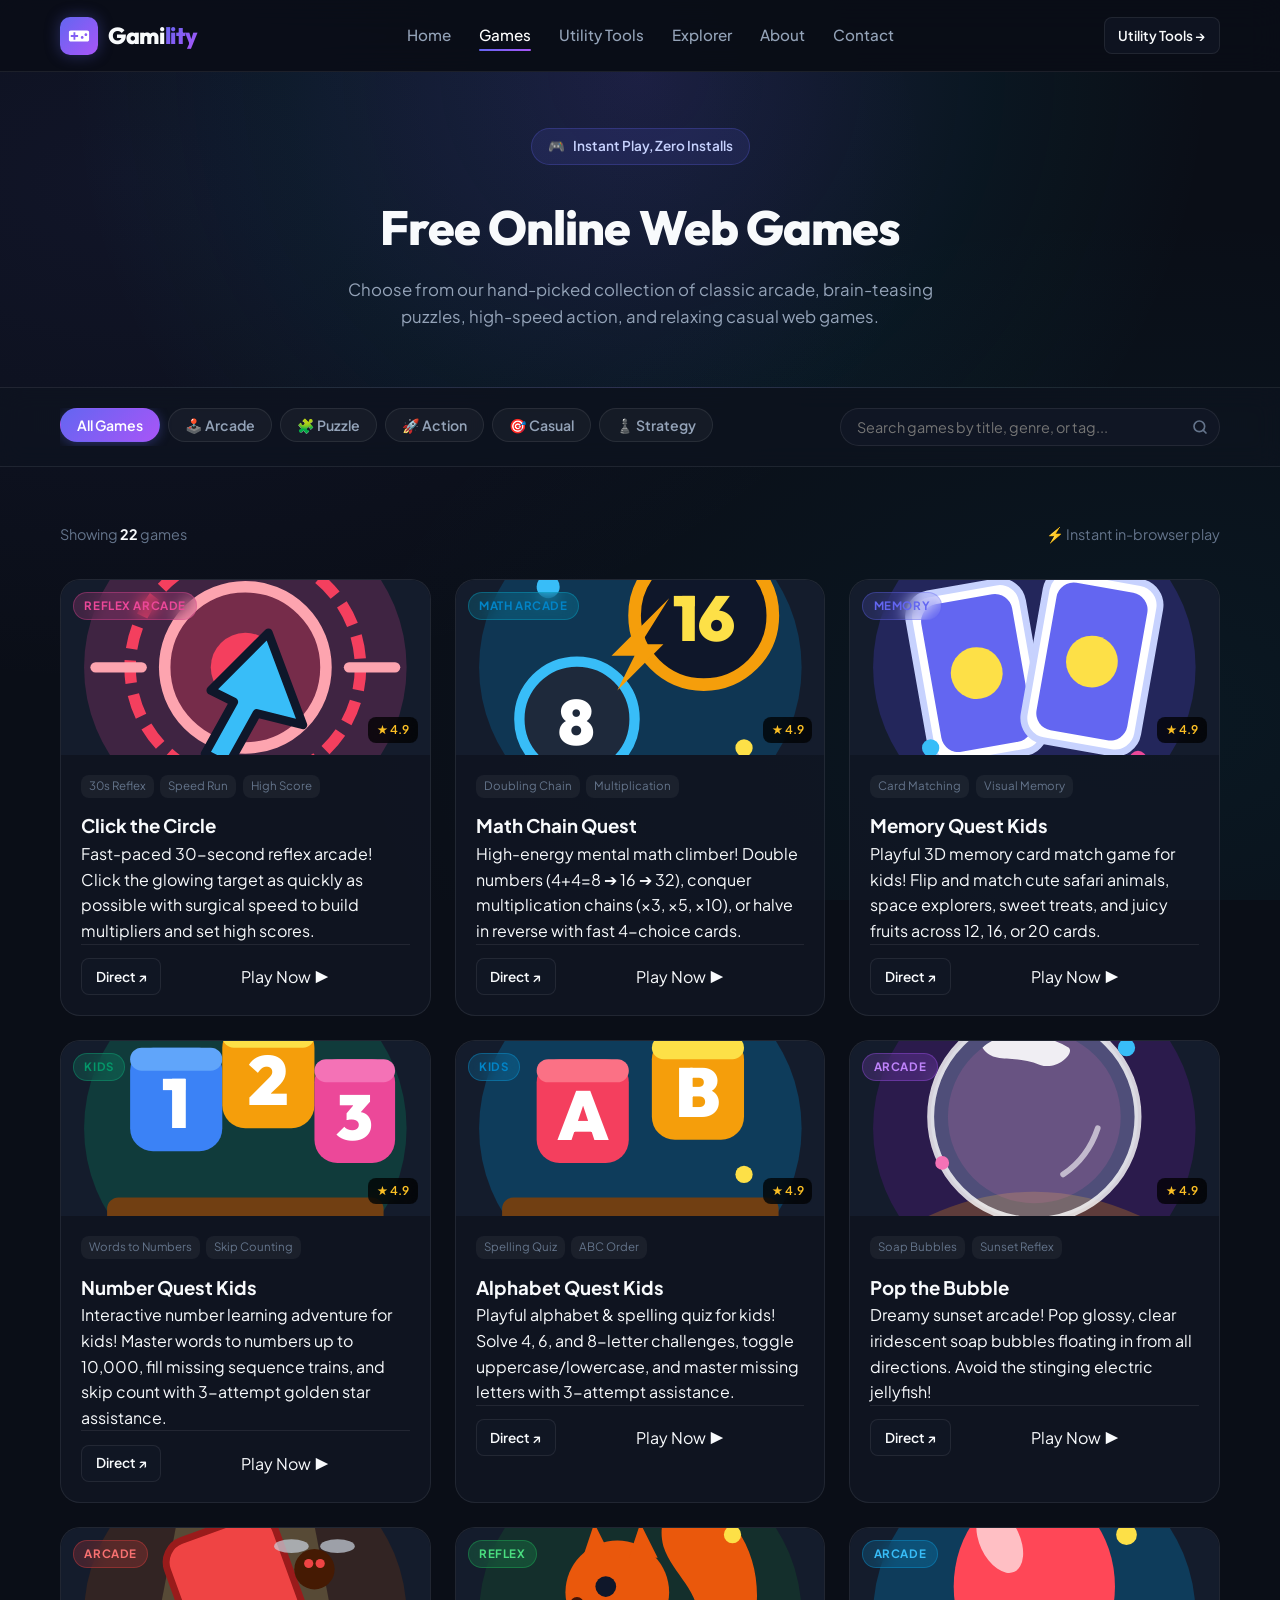
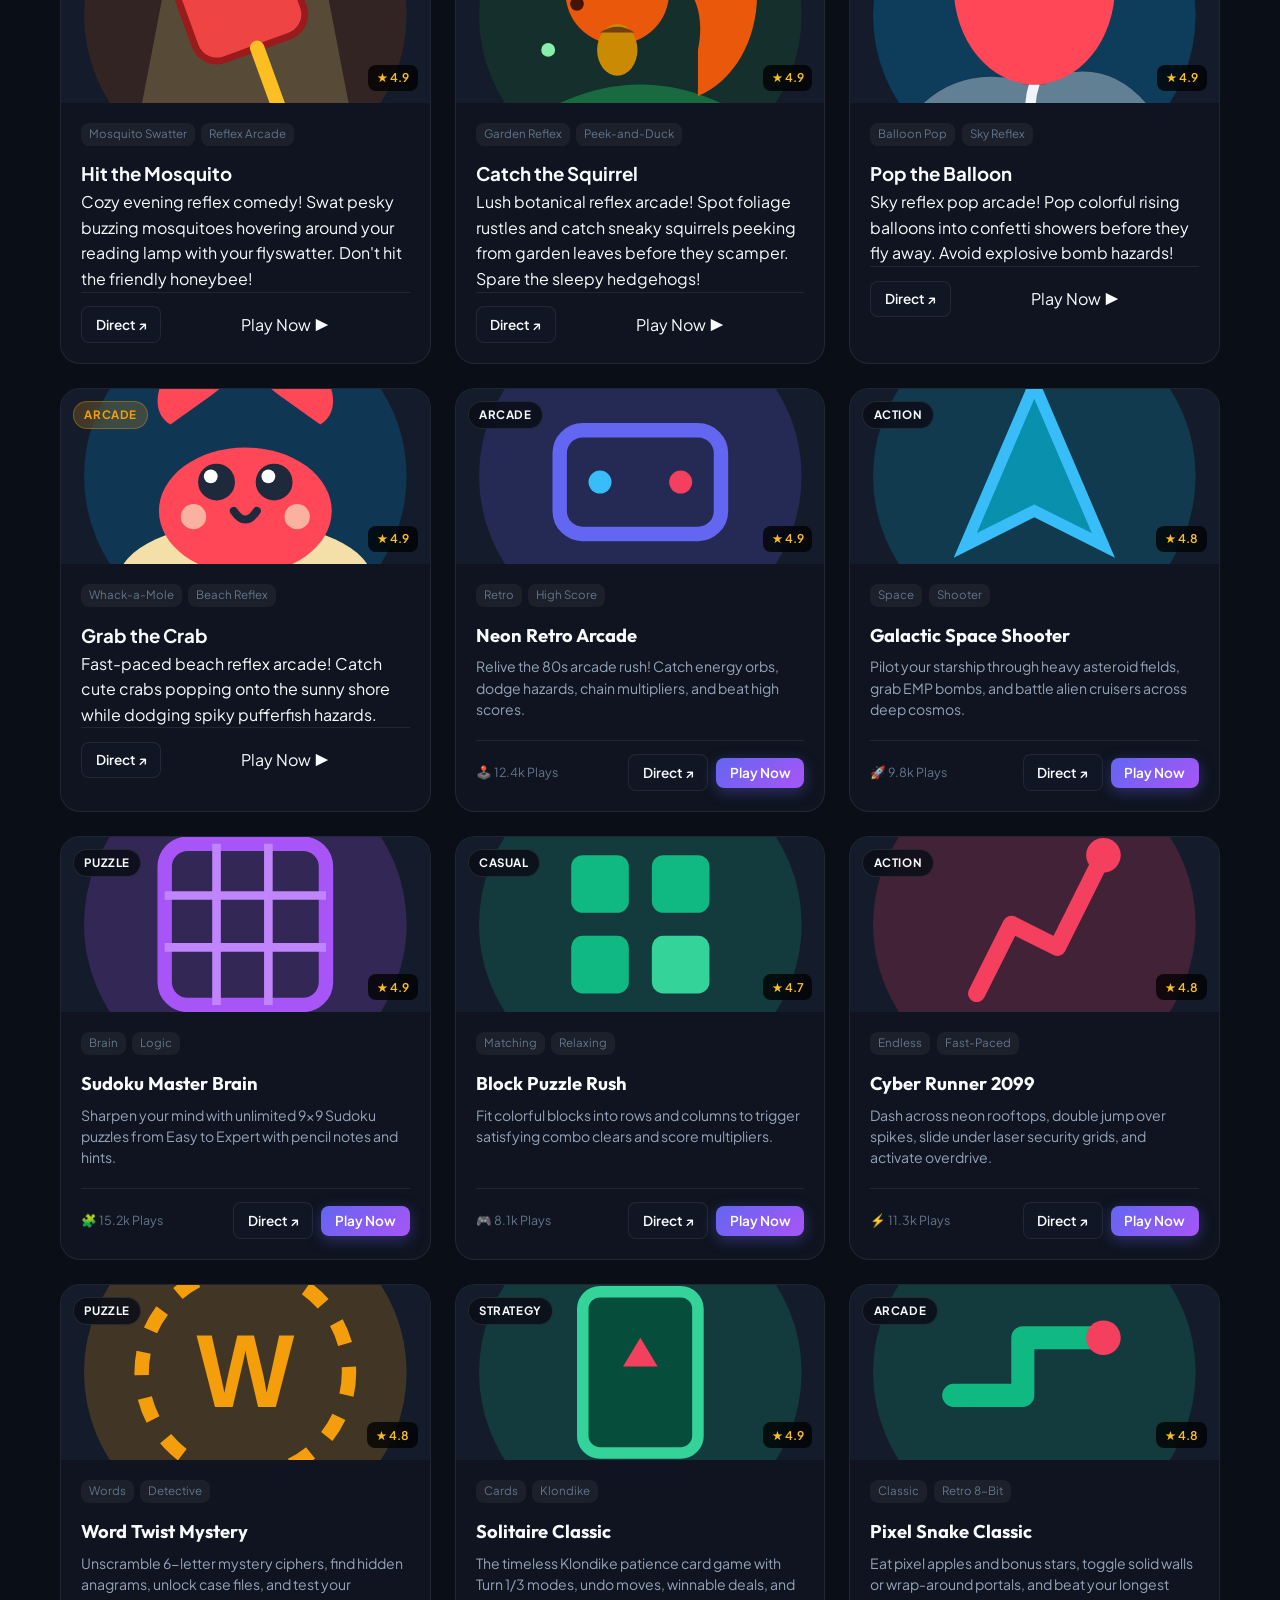
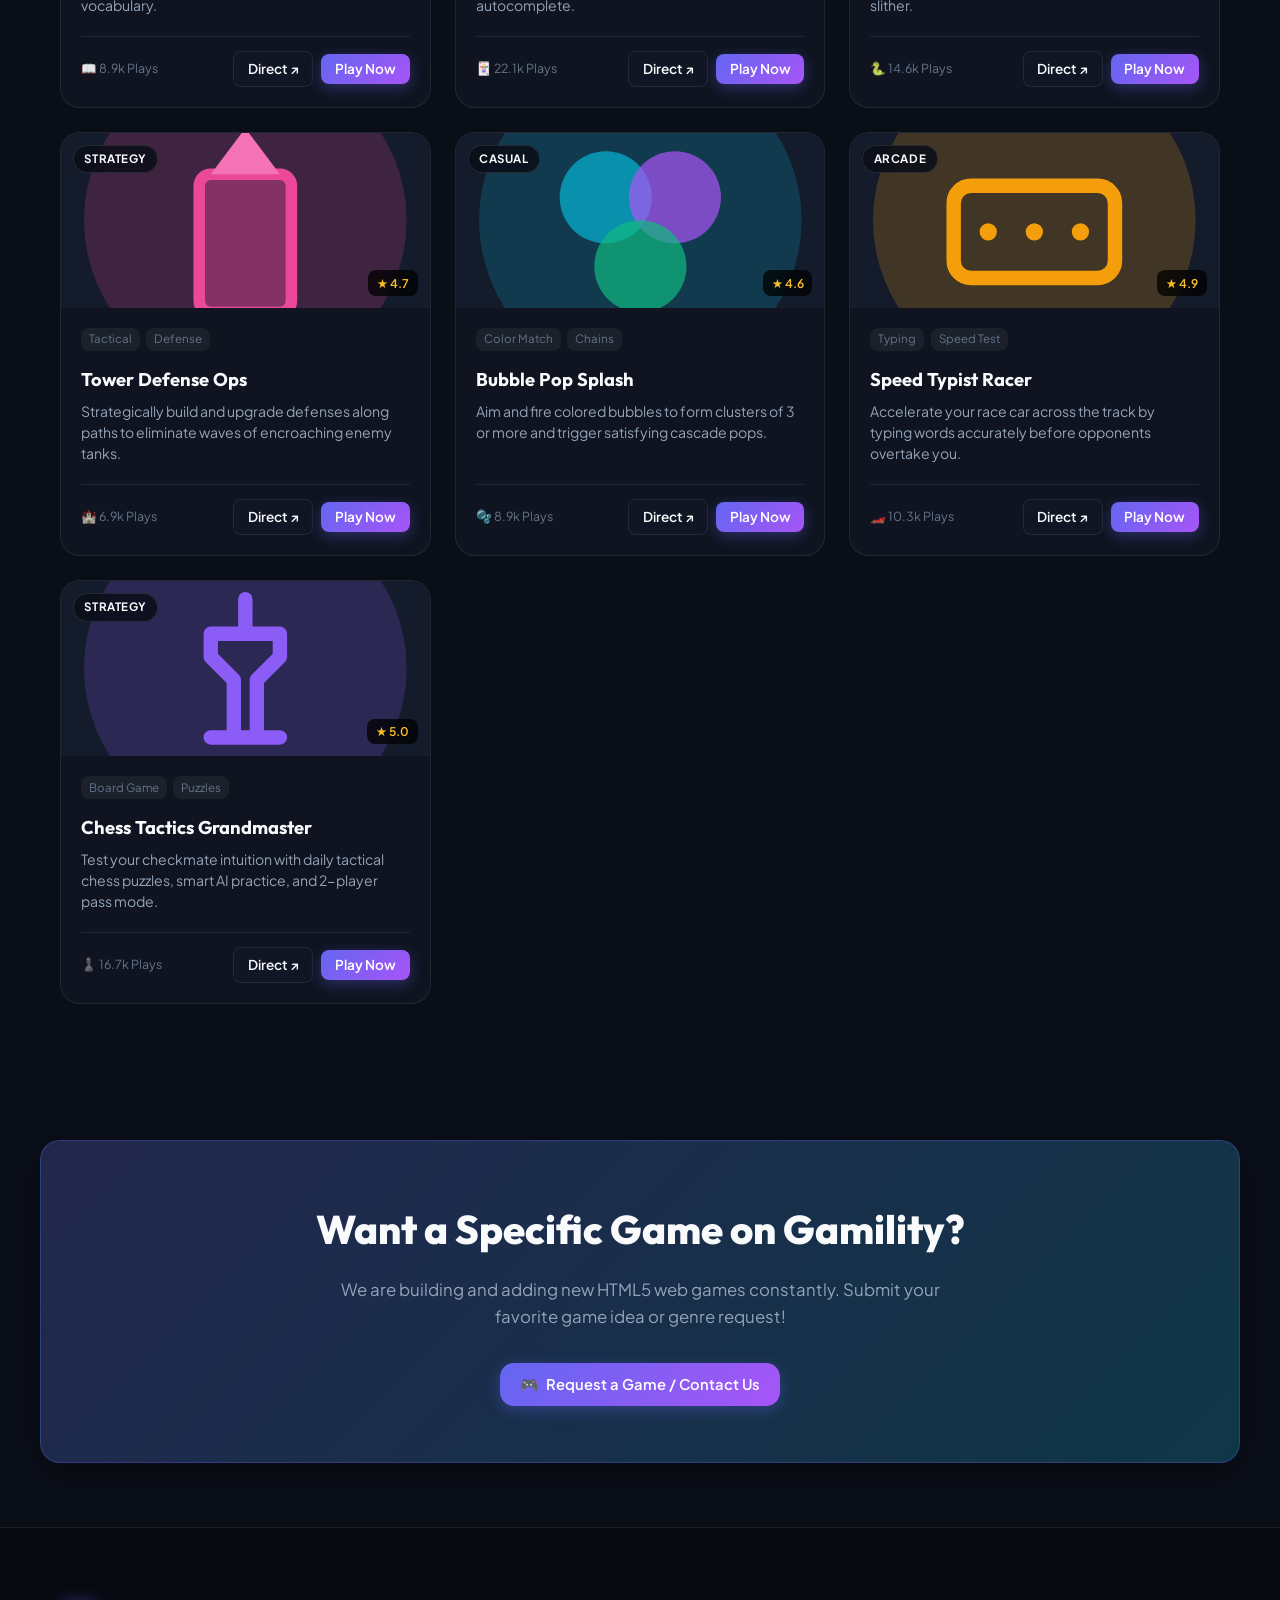
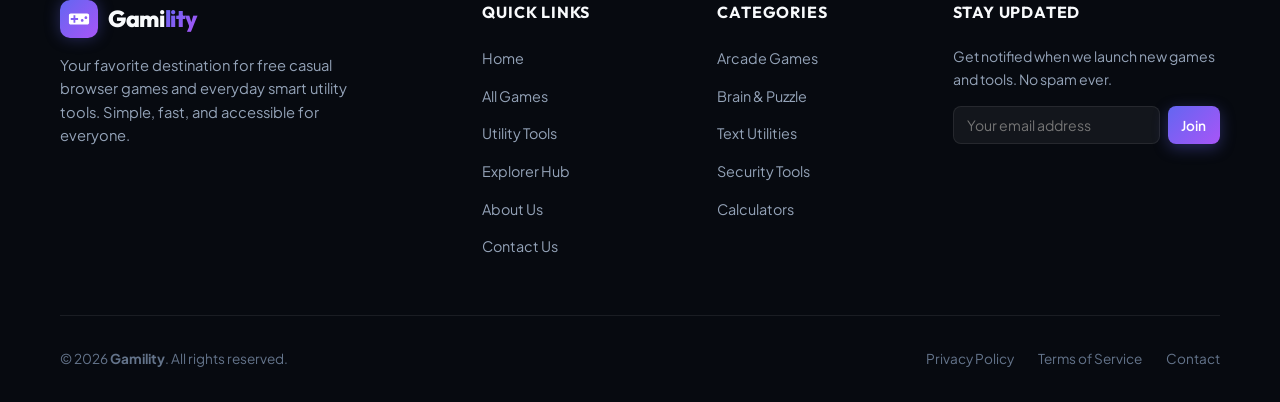
<file: games.html>
<!DOCTYPE html>
<html lang="en">
<head>
  <!-- Google tag (gtag.js) -->
  <script async src="https://www.googletagmanager.com/gtag/js?id=G-RFQ8M0VSFN"></script>
  <script>
    window.dataLayer = window.dataLayer || [];
    function gtag(){dataLayer.push(arguments);}
    gtag('js', new Date());

    gtag('config', 'G-RFQ8M0VSFN');
  </script>

  <meta charset="UTF-8">
  <meta name="viewport" content="width=device-width, initial-scale=1.0">
  <title>Free Online Web Games - Gamility</title>
  
  <!-- SEO Meta Tags -->
  <meta name="description" content="Play free online web games on Gamility. Browse arcade classics, space shooters, Sudoku puzzles, block matching, endless runners, and strategy games directly in your browser.">
  <meta name="keywords" content="free online games, web games, browser games, html5 games, arcade games, puzzle games, action games, play free games, instant games">
  <meta name="author" content="Gamility">
  <meta name="robots" content="index, follow">
  <link rel="canonical" href="https://mahesh-yennam.github.io/Gamility/games.html">

  <!-- OpenGraph / Facebook -->
  <meta property="og:type" content="website">
  <meta property="og:url" content="https://mahesh-yennam.github.io/Gamility/games.html">
  <meta property="og:title" content="Free Online Web Games - Gamility">
  <meta property="og:description" content="Discover and play free instant web games right in your browser. Arcade, puzzles, action, and casual games with zero downloads.">
  <meta property="og:image" content="https://mahesh-yennam.github.io/Gamility/assets/images/og-preview.jpg">
  <meta property="og:site_name" content="Gamility">

  <!-- Twitter Card -->
  <meta name="twitter:card" content="summary_large_image">
  <meta name="twitter:title" content="Free Online Web Games - Gamility">
  <meta name="twitter:description" content="Discover and play free instant web games right in your browser. Arcade, puzzles, action, and casual games with zero downloads.">
  <meta name="twitter:image" content="https://mahesh-yennam.github.io/Gamility/assets/images/og-preview.jpg">

  <!-- Favicon & PWA -->
  <link rel="icon" type="image/svg+xml" href="assets/images/favicon.svg">
  <link rel="apple-touch-icon" href="assets/images/icon-192.png">
  <link rel="manifest" href="site.webmanifest">
  <meta name="theme-color" content="#0a0e17">
  <meta name="apple-mobile-web-app-capable" content="yes">
  <meta name="apple-mobile-web-app-status-bar-style" content="black-translucent">
  <meta name="apple-mobile-web-app-title" content="Gamility">

  <!-- Google Fonts Preconnect & Fonts -->
  <link rel="preconnect" href="https://fonts.googleapis.com">
  <link rel="preconnect" href="https://fonts.gstatic.com" crossorigin>
  <link href="https://fonts.googleapis.com/css2?family=Outfit:wght@400;500;600;700;800&family=Plus+Jakarta+Sans:wght@400;500;600;700&display=swap" rel="stylesheet">

  <!-- Stylesheet -->
  <link rel="stylesheet" href="assets/css/styles.css">

  <!-- Structured Data (JSON-LD) -->
  <script type="application/ld+json">
  {
    "@context": "https://schema.org",
    "@type": "CollectionPage",
    "name": "Free Online Web Games - Gamility",
    "description": "Collection of free browser games including arcade, puzzle, action, casual, and strategy games.",
    "url": "https://mahesh-yennam.github.io/Gamility/games.html",
    "isPartOf": {
      "@type": "WebSite",
      "name": "Gamility",
      "url": "https://mahesh-yennam.github.io/Gamility/"
    }
  }
  </script>
</head>
<body>

  <!-- =========================================================================
       HEADER & NAVIGATION
       ========================================================================= -->
  <header class="site-header">
    <div class="container header-inner">
      <!-- Brand Logo -->
      <a href="index.html" class="brand-logo" aria-label="Gamility Home">
        <div class="brand-icon-wrapper">
          <svg viewBox="0 0 24 24" fill="currentColor">
            <path d="M21 6H3c-1.1 0-2 .9-2 2v8c0 1.1.9 2 2 2h18c1.1 0 2-.9 2-2V8c0-1.1-.9-2-2-2zm-10 7H8v3H6v-3H3v-2h3V8h2v3h3v2zm4.5 2c-.83 0-1.5-.67-1.5-1.5s.67-1.5 1.5-1.5 1.5.67 1.5 1.5-.67 1.5-1.5 1.5zm4-3c-.83 0-1.5-.67-1.5-1.5S18.67 9 19.5 9s1.5.67 1.5 1.5-.67 1.5-1.5 1.5z"/>
          </svg>
        </div>
        <span class="brand-name">Gami<span>lity</span></span>
      </a>

      <!-- Desktop Navigation Menu -->
      <nav class="desktop-nav" aria-label="Main Navigation">
        <ul class="nav-menu">
          <li><a href="index.html" class="nav-link">Home</a></li>
          <li><a href="games.html" class="nav-link active">Games</a></li>
          <li><a href="tools.html" class="nav-link">Utility Tools</a></li>
          <li><a href="explorer.html" class="nav-link">Explorer</a></li>
          <li><a href="about.html" class="nav-link">About</a></li>
          <li><a href="contact.html" class="nav-link">Contact</a></li>
        </ul>
      </nav>

      <!-- Header Actions -->
      <div class="header-actions">
        <button id="pwaInstallHeaderBtn" class="btn btn-install-header" style="display: none;" title="Pin Gamility to Taskbar or Desktop">
          <span class="install-btn-icon">📌</span>
          <span class="install-btn-label">Pin to Taskbar</span>
        </button>
        <a href="tools.html" class="btn btn-secondary btn-sm">Utility Tools →</a>
        <!-- Mobile Hamburger Toggle -->
        <button class="mobile-nav-toggle" id="mobileNavToggle" aria-label="Toggle navigation menu">
          <span class="hamburger-line"></span>
          <span class="hamburger-line"></span>
          <span class="hamburger-line"></span>
        </button>
      </div>
    </div>
  </header>

  <!-- Mobile Drawer Backdrop & Menu -->
  <div class="drawer-backdrop" id="drawerBackdrop"></div>
  <aside class="mobile-drawer" id="mobileDrawer" aria-label="Mobile Navigation Drawer">
    <ul class="drawer-menu">
      <li><a href="index.html" class="drawer-link">🏠 Home</a></li>
      <li><a href="games.html" class="drawer-link active">🎮 Games</a></li>
      <li><a href="tools.html" class="drawer-link">🛠️ Utility Tools</a></li>
      <li><a href="explorer.html" class="drawer-link">🌍 Explorer</a></li>
      <li><a href="about.html" class="drawer-link">ℹ️ About Us</a></li>
      <li><a href="contact.html" class="drawer-link">✉️ Contact</a></li>
    </ul>
    <div class="drawer-footer">
      <button id="pwaInstallDrawerBtn" class="btn btn-install-drawer" style="width: 100%; margin-bottom: 0.75rem; display: none;">
        <span class="install-btn-icon">📲</span>
        <span class="install-btn-label">Add to Home Screen</span>
      </button>
      <a href="tools.html" class="btn btn-secondary" style="width: 100%;">Browse Tools</a>
    </div>
  </aside>

  <!-- =========================================================================
       HERO BANNER
       ========================================================================= -->
  <main>
    <section class="hub-hero">
      <div class="container">
        <div class="hero-pill-badge">
          <span>🎮</span> Instant Play, Zero Installs
        </div>
        <h1 class="hub-hero-title">
          Free Online <span class="gradient-text">Web Games</span>
        </h1>
        <p class="hub-hero-desc">
          Choose from our hand-picked collection of classic arcade, brain-teasing puzzles, high-speed action, and relaxing casual web games.
        </p>
      </div>
    </section>

    <!-- =========================================================================
         STICKY FILTER TOOLBAR
         ========================================================================= -->
    <section class="hub-toolbar-wrapper" aria-label="Game Filter Toolbar">
      <div class="container hub-toolbar">
        <!-- Category Filter Tabs -->
        <div class="filter-tabs-group" role="tablist">
          <button class="filter-tab-btn game-filter-btn active" data-category="all" role="tab" aria-selected="true">All Games</button>
          <button class="filter-tab-btn game-filter-btn" data-category="arcade" role="tab" aria-selected="false">🕹️ Arcade</button>
          <button class="filter-tab-btn game-filter-btn" data-category="puzzle" role="tab" aria-selected="false">🧩 Puzzle</button>
          <button class="filter-tab-btn game-filter-btn" data-category="action" role="tab" aria-selected="false">🚀 Action</button>
          <button class="filter-tab-btn game-filter-btn" data-category="casual" role="tab" aria-selected="false">🎯 Casual</button>
          <button class="filter-tab-btn game-filter-btn" data-category="strategy" role="tab" aria-selected="false">♟️ Strategy</button>
        </div>

        <!-- Real-time Filter Search Input -->
        <div class="hub-search-box-wrapper">
          <input 
            type="search" 
            id="gameHubSearchInput" 
            class="hub-search-input" 
            placeholder="Search games by title, genre, or tag..."
            aria-label="Search games"
          >
          <div class="hub-search-icon" aria-hidden="true">
            <svg width="16" height="16" viewBox="0 0 24 24" fill="none" stroke="currentColor" stroke-width="2.5" stroke-linecap="round" stroke-linejoin="round">
              <circle cx="11" cy="11" r="8"></circle>
              <line x1="21" y1="21" x2="16.65" y2="16.65"></line>
            </svg>
          </div>
        </div>
      </div>
    </section>

    <!-- =========================================================================
         GAMES CATALOG GRID
         ========================================================================= -->
    <section class="section-wrapper" style="padding-top: 2rem;">
      <div class="container">
        <!-- Status Bar -->
        <div class="games-counter-bar">
          <span>Showing <strong id="visibleGamesCount" style="color: var(--text-main);">22</strong> games</span>
          <span>⚡ Instant in-browser play</span>
        </div>

        <!-- Games Grid -->
        <div class="cards-grid" id="gamesGrid">
          
          <!-- Game: Click the Circle -->
          <article class="game-card" data-category="arcade casual" data-controls="Mouse Click / Tap Screen" data-game-url="https://mahesh-yennam.github.io/click-the-circle/">
            <div class="game-card-media">
              <span class="game-badge" style="background: rgba(236, 72, 153, 0.2); color: #ec4899; border: 1px solid rgba(236, 72, 153, 0.35);">Reflex Arcade</span>
              <span class="game-rating-tag">★ 4.9</span>
              <div class="game-card-thumb-art">
                <svg class="svg-art-icon" viewBox="0 0 64 64" fill="none">
                  <circle cx="32" cy="32" r="28" fill="#ec4899" fill-opacity="0.2"/>
                  <!-- Glowing Target Ring -->
                  <circle cx="32" cy="32" r="20" stroke="#f43f5e" stroke-width="2" stroke-dasharray="4 2"/>
                  <!-- Target Core -->
                  <circle cx="32" cy="32" r="14" fill="#f43f5e" fill-opacity="0.3" stroke="#fda4af" stroke-width="2"/>
                  <!-- Bullseye Center -->
                  <circle cx="32" cy="32" r="6" fill="#f43f5e"/>
                  <circle cx="32" cy="32" r="2" fill="#ffffff"/>
                  <!-- Crosshair lines -->
                  <line x1="32" y1="6" x2="32" y2="14" stroke="#fda4af" stroke-width="1.8" stroke-linecap="round"/>
                  <line x1="32" y1="50" x2="32" y2="58" stroke="#fda4af" stroke-width="1.8" stroke-linecap="round"/>
                  <line x1="6" y1="32" x2="14" y2="32" stroke="#fda4af" stroke-width="1.8" stroke-linecap="round"/>
                  <line x1="50" y1="32" x2="58" y2="32" stroke="#fda4af" stroke-width="1.8" stroke-linecap="round"/>
                  <!-- Click Pointer Cursor -->
                  <path d="M42 42 L36 26 L26 36 L30 38 L25 47 L29 49 L34 40 Z" fill="#38bdf8" stroke="#0f172a" stroke-width="1.5" stroke-linejoin="round"/>
                </svg>
              </div>
            </div>
            <div class="game-card-body">
              <div class="game-card-tags">
                <span class="game-tag-pill">30s Reflex</span>
                <span class="game-tag-pill">Speed Run</span>
                <span class="game-tag-pill">High Score</span>
              </div>
              <h3 class="game-card-title">Click the Circle</h3>
              <p class="game-card-desc">Fast-paced 30-second reflex arcade! Click the glowing target as quickly as possible with surgical speed to build multipliers and set high scores.</p>
              <div class="game-card-footer">
                <a href="https://mahesh-yennam.github.io/click-the-circle/" class="btn btn-secondary btn-sm" title="Open standalone game page" target="_blank">Direct ↗</a>
                <a href="https://mahesh-yennam.github.io/click-the-circle/" class="game-play-btn" style="flex: 1; text-align: center;" target="_blank">Play Now ▶</a>
              </div>
            </div>
          </article>
          
          <!-- Game: Math Chain Quest -->
          <article class="game-card" data-category="educational" data-controls="Click / Tap Cards / Keys 1-4" data-game-url="https://mahesh-yennam.github.io/Math-Chain-Quest/">
            <div class="game-card-media">
              <span class="game-badge" style="background: rgba(6, 182, 212, 0.2); color: #0284c7; border: 1px solid rgba(6, 182, 212, 0.35);">Math Arcade</span>
              <span class="game-rating-tag">★ 4.9</span>
              <div class="game-card-thumb-art">
                <svg class="svg-art-icon" viewBox="0 0 64 64" fill="none">
                  <circle cx="32" cy="32" r="28" fill="#0284c7" fill-opacity="0.25"/>
                  <!-- Lower Node 8 -->
                  <circle cx="21" cy="41" r="10" fill="#1e293b" stroke="#38bdf8" stroke-width="1.8"/>
                  <text x="21" y="45.5" font-family="'Outfit', sans-serif" font-weight="900" font-size="11" fill="#ffffff" text-anchor="middle">8</text>
                  <!-- Upper Node 16 -->
                  <circle cx="43" cy="23" r="12" fill="#0f172a" stroke="#f59e0b" stroke-width="2.2"/>
                  <text x="43" y="27.5" font-family="'Outfit', sans-serif" font-weight="900" font-size="11" fill="#fde047" text-anchor="middle">16</text>
                  <!-- Connecting Lightning Arrow -->
                  <path d="M28 36 L36 28 L32 28 L37 20 L27 30 L31 30 Z" fill="#f59e0b"/>
                  <!-- Sparkles -->
                  <circle cx="16" cy="18" r="2" fill="#38bdf8"/>
                  <circle cx="50" cy="46" r="1.5" fill="#fde047"/>
                </svg>
              </div>
            </div>
            <div class="game-card-body">
              <div class="game-card-tags">
                <span class="game-tag-pill">Doubling Chain</span>
                <span class="game-tag-pill">Multiplication</span>
              </div>
              <h3 class="game-card-title">Math Chain Quest</h3>
              <p class="game-card-desc">High-energy mental math climber! Double numbers (4+4=8 ➔ 16 ➔ 32), conquer multiplication chains (×3, ×5, ×10), or halve in reverse with fast 4-choice cards.</p>
              <div class="game-card-footer">
                <a href="https://mahesh-yennam.github.io/Math-Chain-Quest/" class="btn btn-secondary btn-sm" title="Open standalone game page" target="_blank">Direct ↗</a>
                <a href="https://mahesh-yennam.github.io/Math-Chain-Quest/" class="game-play-btn" style="flex: 1; text-align: center;">Play Now ▶</a>
              </div>
            </div>
          </article>
          
          <!-- Game: Memory Quest Kids -->
          <article class="game-card" data-category="educational" data-controls="Click / Tap Cards" data-game-url="https://mahesh-yennam.github.io/Memory-Quest-Kids/">
            <div class="game-card-media">
              <span class="game-badge" style="background: rgba(99, 102, 241, 0.2); color: #6366f1; border: 1px solid rgba(99, 102, 241, 0.35);">Memory</span>
              <span class="game-rating-tag">★ 4.9</span>
              <div class="game-card-thumb-art">
                <svg class="svg-art-icon" viewBox="0 0 64 64" fill="none">
                  <circle cx="32" cy="32" r="28" fill="#4f46e5" fill-opacity="0.25"/>
                  <!-- Card 1 (Left Tilted) -->
                  <g transform="translate(22, 33) rotate(-10)">
                    <rect x="-10" y="-15" width="20" height="30" rx="4" fill="#ffffff" stroke="#c7d2fe" stroke-width="1.2"/>
                    <rect x="-8" y="-13" width="16" height="26" rx="3" fill="#6366f1"/>
                    <circle cx="0" cy="0" r="4.5" fill="#fde047"/>
                  </g>
                  <!-- Card 2 (Right Matching Twin) -->
                  <g transform="translate(42, 31) rotate(10)">
                    <rect x="-10" y="-15" width="20" height="30" rx="4" fill="#ffffff" stroke="#c7d2fe" stroke-width="1.2"/>
                    <rect x="-8" y="-13" width="16" height="26" rx="3" fill="#6366f1"/>
                    <circle cx="0" cy="0" r="4.5" fill="#fde047"/>
                  </g>
                  <!-- Sparkles -->
                  <circle cx="32" cy="14" r="2" fill="#fde047"/>
                  <circle cx="14" cy="46" r="1.5" fill="#38bdf8"/>
                  <circle cx="50" cy="48" r="1.5" fill="#ec4899"/>
                </svg>
              </div>
            </div>
            <div class="game-card-body">
              <div class="game-card-tags">
                <span class="game-tag-pill">Card Matching</span>
                <span class="game-tag-pill">Visual Memory</span>
              </div>
              <h3 class="game-card-title">Memory Quest Kids</h3>
              <p class="game-card-desc">Playful 3D memory card match game for kids! Flip and match cute safari animals, space explorers, sweet treats, and juicy fruits across 12, 16, or 20 cards.</p>
              <div class="game-card-footer">
                <a href="https://mahesh-yennam.github.io/Memory-Quest-Kids/" class="btn btn-secondary btn-sm" title="Open standalone game page" target="_blank">Direct ↗</a>
                <a href="https://mahesh-yennam.github.io/Memory-Quest-Kids/" class="game-play-btn" style="flex: 1; text-align: center;">Play Now ▶</a>
              </div>
            </div>
          </article>
          
          <!-- Game: Number Quest Kids -->
          <article class="game-card" data-category="educational" data-controls="Click / Tap Blocks" data-game-url="https://mahesh-yennam.github.io/Number-Quest-Kids/">
            <div class="game-card-media">
              <span class="game-badge" style="background: rgba(16, 185, 129, 0.2); color: #059669; border: 1px solid rgba(16, 185, 129, 0.35);">Kids</span>
              <span class="game-rating-tag">★ 4.9</span>
              <div class="game-card-thumb-art">
                <svg class="svg-art-icon" viewBox="0 0 64 64" fill="none">
                  <circle cx="32" cy="32" r="28" fill="#059669" fill-opacity="0.25"/>
                  <!-- Wooden Shelf -->
                  <rect x="8" y="44" width="48" height="8" rx="2" fill="#713f12"/>
                  <!-- 3D Toy Number Block 1 -->
                  <rect x="12" y="18" width="16" height="18" rx="4" fill="#3b82f6"/>
                  <rect x="12" y="18" width="16" height="4" rx="2" fill="#60a5fa"/>
                  <text x="20" y="32" font-family="'Outfit', sans-serif" font-weight="900" font-size="12" fill="#ffffff" text-anchor="middle">1</text>
                  <!-- 3D Toy Number Block 2 -->
                  <rect x="28" y="14" width="16" height="18" rx="4" fill="#f59e0b"/>
                  <rect x="28" y="14" width="16" height="4" rx="2" fill="#fde047"/>
                  <text x="36" y="28" font-family="'Outfit', sans-serif" font-weight="900" font-size="12" fill="#ffffff" text-anchor="middle">2</text>
                  <!-- 3D Toy Number Block 3 -->
                  <rect x="44" y="20" width="14" height="18" rx="4" fill="#ec4899"/>
                  <rect x="44" y="20" width="14" height="4" rx="2" fill="#f472b6"/>
                  <text x="51" y="34" font-family="'Outfit', sans-serif" font-weight="900" font-size="11" fill="#ffffff" text-anchor="middle">3</text>
                  <!-- Sparkles -->
                  <circle cx="26" cy="10" r="1.5" fill="#fde047"/>
                  <circle cx="48" cy="12" r="1.8" fill="#34d399"/>
                </svg>
              </div>
            </div>
            <div class="game-card-body">
              <div class="game-card-tags">
                <span class="game-tag-pill">Words to Numbers</span>
                <span class="game-tag-pill">Skip Counting</span>
              </div>
              <h3 class="game-card-title">Number Quest Kids</h3>
              <p class="game-card-desc">Interactive number learning adventure for kids! Master words to numbers up to 10,000, fill missing sequence trains, and skip count with 3-attempt golden star assistance.</p>
              <div class="game-card-footer">
                <a href="https://mahesh-yennam.github.io/Number-Quest-Kids/" class="btn btn-secondary btn-sm" title="Open standalone game page" target="_blank">Direct ↗</a>
                <a href="https://mahesh-yennam.github.io/Number-Quest-Kids/" class="game-play-btn" style="flex: 1; text-align: center;">Play Now ▶</a>
              </div>
            </div>
          </article>
          
          <!-- Game: Alphabet Quest Kids -->
          <article class="game-card" data-category="educational" data-controls="Click / Tap Blocks" data-game-url="https://mahesh-yennam.github.io/Alphabet-Quest-Kids/">
            <div class="game-card-media">
              <span class="game-badge" style="background: rgba(14, 165, 233, 0.2); color: #0284c7; border: 1px solid rgba(14, 165, 233, 0.35);">Kids</span>
              <span class="game-rating-tag">★ 4.9</span>
              <div class="game-card-thumb-art">
                <svg class="svg-art-icon" viewBox="0 0 64 64" fill="none">
                  <circle cx="32" cy="32" r="28" fill="#0284c7" fill-opacity="0.3"/>
                  <!-- Wooden Shelf -->
                  <rect x="8" y="44" width="48" height="8" rx="2" fill="#713f12"/>
                  <!-- 3D Toy Letter Block A -->
                  <rect x="14" y="20" width="16" height="18" rx="4" fill="#f43f5e"/>
                  <rect x="14" y="20" width="16" height="4" rx="2" fill="#fb7185"/>
                  <text x="22" y="34" font-family="'Outfit', sans-serif" font-weight="900" font-size="12" fill="#ffffff" text-anchor="middle">A</text>
                  <!-- 3D Toy Letter Block B -->
                  <rect x="34" y="16" width="16" height="18" rx="4" fill="#f59e0b"/>
                  <rect x="34" y="16" width="16" height="4" rx="2" fill="#fde047"/>
                  <text x="42" y="30" font-family="'Outfit', sans-serif" font-weight="900" font-size="12" fill="#ffffff" text-anchor="middle">B</text>
                  <!-- Stars -->
                  <circle cx="50" cy="40" r="1.5" fill="#fde047"/>
                  <circle cx="12" cy="14" r="1.8" fill="#38bdf8"/>
                </svg>
              </div>
            </div>
            <div class="game-card-body">
              <div class="game-card-tags">
                <span class="game-tag-pill">Spelling Quiz</span>
                <span class="game-tag-pill">ABC Order</span>
              </div>
              <h3 class="game-card-title">Alphabet Quest Kids</h3>
              <p class="game-card-desc">Playful alphabet & spelling quiz for kids! Solve 4, 6, and 8-letter challenges, toggle uppercase/lowercase, and master missing letters with 3-attempt assistance.</p>
              <div class="game-card-footer">
                <a href="https://mahesh-yennam.github.io/Alphabet-Quest-Kids/" class="btn btn-secondary btn-sm" title="Open standalone game page" target="_blank">Direct ↗</a>
                <a href="https://mahesh-yennam.github.io/Alphabet-Quest-Kids/" class="game-play-btn" style="flex: 1; text-align: center;">Play Now ▶</a>
              </div>
            </div>
          </article>
          
          <!-- Game: Pop the Bubble -->
          <article class="game-card" data-category="arcade" data-controls="Click / Tap / Space to Pause" data-game-url="https://mahesh-yennam.github.io/Pop-the-Bubble/">
            <div class="game-card-media">
              <span class="game-badge" style="background: rgba(168, 85, 247, 0.2); color: #c084fc; border: 1px solid rgba(168, 85, 247, 0.35);">Arcade</span>
              <span class="game-rating-tag">★ 4.9</span>
              <div class="game-card-thumb-art">
                <svg class="svg-art-icon" viewBox="0 0 64 64" fill="none">
                  <circle cx="32" cy="32" r="28" fill="#581c87" fill-opacity="0.35"/>
                  <!-- Sunset Horizon Glow -->
                  <path d="M12 48 Q32 38 52 48 Z" fill="#f59e0b" fill-opacity="0.25"/>
                  <!-- Soap Bubble Body -->
                  <circle cx="32" cy="30" r="18" fill="#bae6fd" fill-opacity="0.25" stroke="#ffffff" stroke-width="1.2" stroke-opacity="0.8"/>
                  <circle cx="32" cy="30" r="15" fill="#f472b6" fill-opacity="0.15"/>
                  <!-- Specular Glass Crescent -->
                  <path d="M23 18 C26 15, 33 15, 38 18 C39 19, 36 22, 33 21 C28 19, 25 21, 23 18 Z" fill="#ffffff" fill-opacity="0.9"/>
                  <path d="M37 40 C40 38, 42 35, 43 32" stroke="#ffffff" stroke-width="1" stroke-linecap="round" fill="none" stroke-opacity="0.6"/>
                  <!-- Droplets -->
                  <circle cx="48" cy="18" r="1.5" fill="#38bdf8"/>
                  <circle cx="16" cy="38" r="1.2" fill="#f472b6"/>
                </svg>
              </div>
            </div>
            <div class="game-card-body">
              <div class="game-card-tags">
                <span class="game-tag-pill">Soap Bubbles</span>
                <span class="game-tag-pill">Sunset Reflex</span>
              </div>
              <h3 class="game-card-title">Pop the Bubble</h3>
              <p class="game-card-desc">Dreamy sunset arcade! Pop glossy, clear iridescent soap bubbles floating in from all directions. Avoid the stinging electric jellyfish!</p>
              <div class="game-card-footer">
                <a href="https://mahesh-yennam.github.io/Pop-the-Bubble/" class="btn btn-secondary btn-sm" title="Open standalone game page" target="_blank">Direct ↗</a>
                <a href="https://mahesh-yennam.github.io/Pop-the-Bubble/" class="game-play-btn" style="flex: 1; text-align: center;">Play Now ▶</a>
              </div>
            </div>
          </article>
          
          <!-- Game: Hit the Mosquito -->
          <article class="game-card" data-category="arcade" data-controls="Click / Tap / Space to Pause" data-game-url="https://mahesh-yennam.github.io/Hit-the-Mosquito/">
            <div class="game-card-media">
              <span class="game-badge" style="background: rgba(239, 68, 68, 0.2); color: #f87171; border: 1px solid rgba(239, 68, 68, 0.35);">Arcade</span>
              <span class="game-rating-tag">★ 4.9</span>
              <div class="game-card-thumb-art">
                <svg class="svg-art-icon" viewBox="0 0 64 64" fill="none">
                  <circle cx="32" cy="32" r="28" fill="#78350f" fill-opacity="0.3"/>
                  <!-- Warm Lamp Light Cone -->
                  <path d="M22 6 L42 6 L52 58 L12 58 Z" fill="#fef08a" fill-opacity="0.18"/>
                  <circle cx="32" cy="10" r="4" fill="#fbbf24"/>
                  <!-- Flyswatter -->
                  <g transform="rotate(-20 32 32)">
                    <rect x="22" y="16" width="20" height="22" rx="4" fill="#ef4444" stroke="#991b1b" stroke-width="1.2"/>
                    <line x1="32" y1="38" x2="32" y2="54" stroke="#fbbf24" stroke-width="2.5" stroke-linecap="round"/>
                  </g>
                  <!-- Mosquito -->
                  <circle cx="44" cy="24" r="3.5" fill="#451a03"/>
                  <ellipse cx="40" cy="20" rx="3" ry="1.2" fill="#cbd5e1" fill-opacity="0.7"/>
                  <ellipse cx="48" cy="20" rx="3" ry="1.2" fill="#cbd5e1" fill-opacity="0.7"/>
                  <circle cx="43" cy="23" r="0.8" fill="#ef4444"/>
                  <circle cx="45" cy="23" r="0.8" fill="#ef4444"/>
                </svg>
              </div>
            </div>
            <div class="game-card-body">
              <div class="game-card-tags">
                <span class="game-tag-pill">Mosquito Swatter</span>
                <span class="game-tag-pill">Reflex Arcade</span>
              </div>
              <h3 class="game-card-title">Hit the Mosquito</h3>
              <p class="game-card-desc">Cozy evening reflex comedy! Swat pesky buzzing mosquitoes hovering around your reading lamp with your flyswatter. Don't hit the friendly honeybee!</p>
              <div class="game-card-footer">
                <a href="https://mahesh-yennam.github.io/Hit-the-Mosquito/" class="btn btn-secondary btn-sm" title="Open standalone game page" target="_blank">Direct ↗</a>
                <a href="https://mahesh-yennam.github.io/Hit-the-Mosquito/" class="game-play-btn" style="flex: 1; text-align: center;">Play Now ▶</a>
              </div>
            </div>
          </article>

          <!-- Game: Catch the Squirrel -->
          <article class="game-card" data-category="arcade" data-controls="Click / Tap / Space to Pause" data-game-url="https://mahesh-yennam.github.io/Catch-the-Squirrel/">
            <div class="game-card-media">
              <span class="game-badge" style="background: rgba(34, 197, 94, 0.2); color: #4ade80; border: 1px solid rgba(34, 197, 94, 0.35);">Reflex</span>
              <span class="game-rating-tag">★ 4.9</span>
              <div class="game-card-thumb-art">
                <svg class="svg-art-icon" viewBox="0 0 64 64" fill="none">
                  <circle cx="32" cy="32" r="28" fill="#14532d" fill-opacity="0.35"/>
                  <!-- Garden Foliage Arc -->
                  <path d="M10 52 Q32 36 54 52 Z" fill="#22c55e" fill-opacity="0.4"/>
                  <!-- Squirrel Tail -->
                  <path d="M42 46 C52 42 56 26 48 16 C42 10 34 12 36 20 C38 26 44 28 42 38 Z" fill="#ea580c"/>
                  <!-- Squirrel Head & Ears -->
                  <circle cx="28" cy="28" r="9" fill="#ea580c"/>
                  <path d="M22 22 L24 16 L27 22 Z" fill="#ea580c"/>
                  <path d="M30 22 L32 16 L35 22 Z" fill="#ea580c"/>
                  <circle cx="26" cy="27" r="1.8" fill="#0f172a"/>
                  <circle cx="21" cy="30" r="1.2" fill="#431407"/>
                  <!-- Acorn in Paws -->
                  <ellipse cx="28" cy="38" rx="3.5" ry="4.5" fill="#ca8a04"/>
                  <path d="M25 35 Q28 33 31 35 Z" fill="#713f12"/>
                  <!-- Sparkles -->
                  <circle cx="48" cy="18" r="1.5" fill="#fde047"/>
                  <circle cx="16" cy="38" r="1.2" fill="#86efac"/>
                </svg>
              </div>
            </div>
            <div class="game-card-body">
              <div class="game-card-tags">
                <span class="game-tag-pill">Garden Reflex</span>
                <span class="game-tag-pill">Peek-and-Duck</span>
              </div>
              <h3 class="game-card-title">Catch the Squirrel</h3>
              <p class="game-card-desc">Lush botanical reflex arcade! Spot foliage rustles and catch sneaky squirrels peeking from garden leaves before they scamper. Spare the sleepy hedgehogs!</p>
              <div class="game-card-footer">
                <a href="https://mahesh-yennam.github.io/Catch-the-Squirrel/" class="btn btn-secondary btn-sm" title="Open standalone game page" target="_blank">Direct ↗</a>
                <a href="https://mahesh-yennam.github.io/Catch-the-Squirrel/" class="game-play-btn" style="flex: 1; text-align: center;">Play Now ▶</a>
              </div>
            </div>
          </article>
          
          <!-- Game: Pop the Balloon -->
          <article class="game-card" data-category="arcade" data-controls="Click / Tap / Space to Pause" data-game-url="https://mahesh-yennam.github.io/Pop-the-Balloon/">
            <div class="game-card-media">
              <span class="game-badge" style="background: rgba(14, 165, 233, 0.2); color: #38bdf8; border: 1px solid rgba(14, 165, 233, 0.35);">Arcade</span>
              <span class="game-rating-tag">★ 4.9</span>
              <div class="game-card-thumb-art">
                <svg class="svg-art-icon" viewBox="0 0 64 64" fill="none">
                  <circle cx="32" cy="32" r="28" fill="#0284c7" fill-opacity="0.3"/>
                  <path d="M12 48 Q20 40 32 44 Q44 38 52 48 Z" fill="#ffffff" fill-opacity="0.35"/>
                  <!-- String -->
                  <path d="M32 44 Q30 50 34 54 T31 60" stroke="#f1f5f9" stroke-width="1.8" stroke-linecap="round"/>
                  <!-- Knot -->
                  <polygon points="30,44 34,44 32,41" fill="#c0392b"/>
                  <!-- Balloon -->
                  <ellipse cx="32" cy="27" rx="14" ry="17" fill="#ff4757"/>
                  <!-- Specular Sheen -->
                  <ellipse cx="26" cy="19" rx="3.5" ry="6" transform="rotate(-25 26 19)" fill="#ffffff" fill-opacity="0.65"/>
                  <!-- Sparkle -->
                  <circle cx="48" cy="18" r="1.8" fill="#fde047"/>
                </svg>
              </div>
            </div>
            <div class="game-card-body">
              <div class="game-card-tags">
                <span class="game-tag-pill">Balloon Pop</span>
                <span class="game-tag-pill">Sky Reflex</span>
              </div>
              <h3 class="game-card-title">Pop the Balloon</h3>
              <p class="game-card-desc">Sky reflex pop arcade! Pop colorful rising balloons into confetti showers before they fly away. Avoid explosive bomb hazards!</p>
              <div class="game-card-footer">
                <a href="https://mahesh-yennam.github.io/Pop-the-Balloon/" class="btn btn-secondary btn-sm" title="Open standalone game page" target="_blank">Direct ↗</a>
                <a href="https://mahesh-yennam.github.io/Pop-the-Balloon/" class="game-play-btn" style="flex: 1; text-align: center;">Play Now ▶</a>
              </div>
            </div>
          </article>
          
          <!-- Game: Grab the Crab -->
          <article class="game-card" data-category="arcade" data-controls="Click / Tap / Space to Pause" data-game-url="https://mahesh-yennam.github.io/Grab-the-Crab/">
            <div class="game-card-media">
              <span class="game-badge" style="background: rgba(245, 158, 11, 0.2); color: #f59e0b; border: 1px solid rgba(245, 158, 11, 0.35);">Arcade</span>
              <span class="game-rating-tag">★ 4.9</span>
              <div class="game-card-thumb-art">
                <svg class="svg-art-icon" viewBox="0 0 64 64" fill="none">
                  <circle cx="32" cy="32" r="28" fill="#0284c7" fill-opacity="0.25"/>
                  <ellipse cx="32" cy="50" rx="22" ry="10" fill="#f5dfa8"/>
                  <!-- Claws -->
                  <path d="M19 23 C14 20 18 11 25 10 C30 9 32 14 26 18 Z" fill="#ff4757"/>
                  <path d="M45 23 C50 20 46 11 39 10 C34 9 32 14 38 18 Z" fill="#ff4757"/>
                  <!-- Body -->
                  <ellipse cx="32" cy="38" rx="15" ry="11" fill="#ff4757"/>
                  <!-- Cheeks -->
                  <circle cx="23" cy="39" r="2.2" fill="#fab1a0"/>
                  <circle cx="41" cy="39" r="2.2" fill="#fab1a0"/>
                  <!-- Eyes -->
                  <circle cx="27" cy="33" r="3.2" fill="#1e293b"/>
                  <circle cx="26" cy="32" r="1.2" fill="#ffffff"/>
                  <circle cx="37" cy="33" r="3.2" fill="#1e293b"/>
                  <circle cx="36" cy="32" r="1.2" fill="#ffffff"/>
                  <!-- Smile -->
                  <path d="M30 38 Q32 41 34 38" stroke="#1e293b" stroke-width="1.4" stroke-linecap="round" fill="none"/>
                </svg>
              </div>
            </div>
            <div class="game-card-body">
              <div class="game-card-tags">
                <span class="game-tag-pill">Whack-a-Mole</span>
                <span class="game-tag-pill">Beach Reflex</span>
              </div>
              <h3 class="game-card-title">Grab the Crab</h3>
              <p class="game-card-desc">Fast-paced beach reflex arcade! Catch cute crabs popping onto the sunny shore while dodging spiky pufferfish hazards.</p>
              <div class="game-card-footer">
                <a href="https://mahesh-yennam.github.io/Grab-the-Crab/" class="btn btn-secondary btn-sm" title="Open standalone game page" target="_blank">Direct ↗</a>
                <a href="https://mahesh-yennam.github.io/Grab-the-Crab/" class="game-play-btn" style="flex: 1; text-align: center;">Play Now ▶</a>
              </div>
            </div>
          </article>
          
          <!-- Game 1: Neon Retro Arcade -->
          <article class="game-card" data-category="arcade" data-controls="Arrow Keys / A, D / Touch / Mouse" data-game-url="https://mahesh-yennam.github.io/Neon-Retro-Arcade/">
            <div class="game-card-media">
              <span class="game-badge">Arcade</span>
              <span class="game-rating-tag">★ 4.9</span>
              <div class="game-card-thumb-art">
                <svg class="svg-art-icon" viewBox="0 0 64 64" fill="none">
                  <circle cx="32" cy="32" r="28" fill="#6366f1" fill-opacity="0.2"/>
                  <rect x="18" y="24" width="28" height="18" rx="4" stroke="#6366f1" stroke-width="2.5"/>
                  <circle cx="25" cy="33" r="2" fill="#38bdf8"/>
                  <circle cx="39" cy="33" r="2" fill="#f43f5e"/>
                </svg>
              </div>
            </div>
            <div class="game-card-body">
              <div class="game-card-tags">
                <span class="game-tag-pill">Retro</span>
                <span class="game-tag-pill">High Score</span>
              </div>
              <h3 class="game-title">Neon Retro Arcade</h3>
              <p class="game-desc">Relive the 80s arcade rush! Catch energy orbs, dodge hazards, chain multipliers, and beat high scores.</p>
              <div class="game-card-footer">
                <span class="game-meta-plays">🕹️ 12.4k Plays</span>
                <div style="display: flex; gap: 0.5rem; align-items: center;">
                  <a href="https://mahesh-yennam.github.io/Neon-Retro-Arcade/" class="btn btn-secondary btn-sm" title="Open standalone page" target="_blank">Direct ↗</a>
                  <button type="button" class="btn btn-primary btn-sm btn-play-trigger" data-game-url="https://mahesh-yennam.github.io/Neon-Retro-Arcade/">Play Now</button>
                </div>
              </div>
            </div>
          </article>

          <!-- Game 2: Galactic Space Shooter -->
          <article class="game-card" data-category="action" data-controls="WASD / Arrows / Mouse / Touch" data-game-url="https://mahesh-yennam.github.io/Galactic-Space-Shooter/">
            <div class="game-card-media">
              <span class="game-badge">Action</span>
              <span class="game-rating-tag">★ 4.8</span>
              <div class="game-card-thumb-art">
                <svg class="svg-art-icon" viewBox="0 0 64 64" fill="none">
                  <circle cx="32" cy="32" r="28" fill="#06b6d4" fill-opacity="0.2"/>
                  <polygon points="32,16 44,44 32,38 20,44" fill="#06b6d4" fill-opacity="0.7" stroke="#38bdf8" stroke-width="2"/>
                </svg>
              </div>
            </div>
            <div class="game-card-body">
              <div class="game-card-tags">
                <span class="game-tag-pill">Space</span>
                <span class="game-tag-pill">Shooter</span>
              </div>
              <h3 class="game-title">Galactic Space Shooter</h3>
              <p class="game-desc">Pilot your starship through heavy asteroid fields, grab EMP bombs, and battle alien cruisers across deep cosmos.</p>
              <div class="game-card-footer">
                <span class="game-meta-plays">🚀 9.8k Plays</span>
                <div style="display: flex; gap: 0.5rem; align-items: center;">
                  <a href="https://mahesh-yennam.github.io/Galactic-Space-Shooter/" class="btn btn-secondary btn-sm" title="Open standalone page" target="_blank">Direct ↗</a>
                  <button type="button" class="btn btn-primary btn-sm btn-play-trigger" data-game-url="https://mahesh-yennam.github.io/Galactic-Space-Shooter/">Play Now</button>
                </div>
              </div>
            </div>
          </article>

          <!-- Game 3: Sudoku Master Brain -->
          <article class="game-card" data-category="puzzle" data-controls="Keyboard / Mouse / Touch Numpad" data-game-url="https://mahesh-yennam.github.io/Sudoku-Master/">
            <div class="game-card-media">
              <span class="game-badge">Puzzle</span>
              <span class="game-rating-tag">★ 4.9</span>
              <div class="game-card-thumb-art">
                <svg class="svg-art-icon" viewBox="0 0 64 64" fill="none">
                  <circle cx="32" cy="32" r="28" fill="#a855f7" fill-opacity="0.2"/>
                  <rect x="18" y="18" width="28" height="28" rx="4" stroke="#a855f7" stroke-width="2.5"/>
                  <line x1="18" y1="27" x2="46" y2="27" stroke="#c084fc" stroke-width="1.5"/>
                  <line x1="18" y1="36" x2="46" y2="36" stroke="#c084fc" stroke-width="1.5"/>
                  <line x1="27" y1="18" x2="27" y2="46" stroke="#c084fc" stroke-width="1.5"/>
                  <line x1="36" y1="18" x2="36" y2="46" stroke="#c084fc" stroke-width="1.5"/>
                </svg>
              </div>
            </div>
            <div class="game-card-body">
              <div class="game-card-tags">
                <span class="game-tag-pill">Brain</span>
                <span class="game-tag-pill">Logic</span>
              </div>
              <h3 class="game-title">Sudoku Master Brain</h3>
              <p class="game-desc">Sharpen your mind with unlimited 9x9 Sudoku puzzles from Easy to Expert with pencil notes and hints.</p>
              <div class="game-card-footer">
                <span class="game-meta-plays">🧩 15.2k Plays</span>
                <div style="display: flex; gap: 0.5rem; align-items: center;">
                  <a href="https://mahesh-yennam.github.io/Sudoku-Master/" class="btn btn-secondary btn-sm" title="Open standalone page" target="_blank">Direct ↗</a>
                  <button type="button" class="btn btn-primary btn-sm btn-play-trigger" data-game-url="https://mahesh-yennam.github.io/Sudoku-Master/">Play Now</button>
                </div>
              </div>
            </div>
          </article>

          <!-- Game 4: Block Puzzle Rush -->
          <article class="game-card" data-category="casual" data-controls="Drag & Drop / Tap to Place" data-game-url="https://mahesh-yennam.github.io/Block-Puzzle-Rush/">
            <div class="game-card-media">
              <span class="game-badge">Casual</span>
              <span class="game-rating-tag">★ 4.7</span>
              <div class="game-card-thumb-art">
                <svg class="svg-art-icon" viewBox="0 0 64 64" fill="none">
                  <circle cx="32" cy="32" r="28" fill="#10b981" fill-opacity="0.2"/>
                  <rect x="20" y="20" width="10" height="10" rx="2" fill="#10b981"/>
                  <rect x="34" y="20" width="10" height="10" rx="2" fill="#10b981"/>
                  <rect x="20" y="34" width="10" height="10" rx="2" fill="#10b981"/>
                  <rect x="34" y="34" width="10" height="10" rx="2" fill="#34d399"/>
                </svg>
              </div>
            </div>
            <div class="game-card-body">
              <div class="game-card-tags">
                <span class="game-tag-pill">Matching</span>
                <span class="game-tag-pill">Relaxing</span>
              </div>
              <h3 class="game-title">Block Puzzle Rush</h3>
              <p class="game-desc">Fit colorful blocks into rows and columns to trigger satisfying combo clears and score multipliers.</p>
              <div class="game-card-footer">
                <span class="game-meta-plays">🎮 8.1k Plays</span>
                <div style="display: flex; gap: 0.5rem; align-items: center;">
                  <a href="https://mahesh-yennam.github.io/Block-Puzzle-Rush/" class="btn btn-secondary btn-sm" title="Open standalone page" target="_blank">Direct ↗</a>
                  <button type="button" class="btn btn-primary btn-sm btn-play-trigger" data-game-url="https://mahesh-yennam.github.io/Block-Puzzle-Rush/">Play Now</button>
                </div>
              </div>
            </div>
          </article>

          <!-- Game 5: Cyber Runner 2099 -->
          <article class="game-card" data-category="action" data-controls="Space / Arrows / Mobile Touch" data-game-url="https://mahesh-yennam.github.io/Cyber-Runner-2099/">
            <div class="game-card-media">
              <span class="game-badge">Action</span>
              <span class="game-rating-tag">★ 4.8</span>
              <div class="game-card-thumb-art">
                <svg class="svg-art-icon" viewBox="0 0 64 64" fill="none">
                  <circle cx="32" cy="32" r="28" fill="#f43f5e" fill-opacity="0.2"/>
                  <path d="M22 44L28 32L36 36L44 20" stroke="#f43f5e" stroke-width="3" stroke-linecap="round" stroke-linejoin="round"/>
                  <circle cx="44" cy="20" r="3" fill="#f43f5e"/>
                </svg>
              </div>
            </div>
            <div class="game-card-body">
              <div class="game-card-tags">
                <span class="game-tag-pill">Endless</span>
                <span class="game-tag-pill">Fast-Paced</span>
              </div>
              <h3 class="game-title">Cyber Runner 2099</h3>
              <p class="game-desc">Dash across neon rooftops, double jump over spikes, slide under laser security grids, and activate overdrive.</p>
              <div class="game-card-footer">
                <span class="game-meta-plays">⚡ 11.3k Plays</span>
                <div style="display: flex; gap: 0.5rem; align-items: center;">
                  <a href="https://mahesh-yennam.github.io/Cyber-Runner-2099/" class="btn btn-secondary btn-sm" title="Open standalone page" target="_blank">Direct ↗</a>
                  <button type="button" class="btn btn-primary btn-sm btn-play-trigger" data-game-url="https://mahesh-yennam.github.io/Cyber-Runner-2099/">Play Now</button>
                </div>
              </div>
            </div>
          </article>

          <!-- Game 6: Word Twist Mystery -->
          <article class="game-card" data-category="puzzle" data-controls="Keyboard / Mouse / Touch" data-game-url="https://mahesh-yennam.github.io/Word-Twist-Mystery/">
            <div class="game-card-media">
              <span class="game-badge">Puzzle</span>
              <span class="game-rating-tag">★ 4.8</span>
              <div class="game-card-thumb-art">
                <svg class="svg-art-icon" viewBox="0 0 64 64" fill="none">
                  <circle cx="32" cy="32" r="28" fill="#f59e0b" fill-opacity="0.2"/>
                  <circle cx="32" cy="32" r="18" stroke="#f59e0b" stroke-width="2.5" stroke-dasharray="4 4"/>
                  <text x="32" y="38" text-anchor="middle" font-size="18" font-weight="bold" fill="#f59e0b" font-family="sans-serif">W</text>
                </svg>
              </div>
            </div>
            <div class="game-card-body">
              <div class="game-card-tags">
                <span class="game-tag-pill">Words</span>
                <span class="game-tag-pill">Detective</span>
              </div>
              <h3 class="game-title">Word Twist Mystery</h3>
              <p class="game-desc">Unscramble 6-letter mystery ciphers, find hidden anagrams, unlock case files, and test your vocabulary.</p>
              <div class="game-card-footer">
                <span class="game-meta-plays">📖 8.9k Plays</span>
                <div style="display: flex; gap: 0.5rem; align-items: center;">
                  <a href="https://mahesh-yennam.github.io/Word-Twist-Mystery/" class="btn btn-secondary btn-sm" title="Open standalone page" target="_blank">Direct ↗</a>
                  <button type="button" class="btn btn-primary btn-sm btn-play-trigger" data-game-url="https://mahesh-yennam.github.io/Word-Twist-Mystery/">Play Now</button>
                </div>
              </div>
            </div>
          </article>

          <!-- Game 7: Solitaire Classic -->
          <article class="game-card" data-category="strategy" data-controls="Mouse Drag / Tap to Move" data-game-url="https://mahesh-yennam.github.io/Solitaire-Classic/">
            <div class="game-card-media">
              <span class="game-badge">Strategy</span>
              <span class="game-rating-tag">★ 4.9</span>
              <div class="game-card-thumb-art">
                <svg class="svg-art-icon" viewBox="0 0 64 64" fill="none">
                  <circle cx="32" cy="32" r="28" fill="#10b981" fill-opacity="0.2"/>
                  <rect x="22" y="18" width="20" height="28" rx="3" fill="#064e3b" stroke="#34d399" stroke-width="2"/>
                  <path d="M32 26L35 31H29L32 26Z" fill="#f43f5e"/>
                </svg>
              </div>
            </div>
            <div class="game-card-body">
              <div class="game-card-tags">
                <span class="game-tag-pill">Cards</span>
                <span class="game-tag-pill">Klondike</span>
              </div>
              <h3 class="game-title">Solitaire Classic</h3>
              <p class="game-desc">The timeless Klondike patience card game with Turn 1/3 modes, undo moves, winnable deals, and autocomplete.</p>
              <div class="game-card-footer">
                <span class="game-meta-plays">🃏 22.1k Plays</span>
                <div style="display: flex; gap: 0.5rem; align-items: center;">
                  <a href="https://mahesh-yennam.github.io/Solitaire-Classic/" class="btn btn-secondary btn-sm" title="Open standalone page" target="_blank">Direct ↗</a>
                  <button type="button" class="btn btn-primary btn-sm btn-play-trigger" data-game-url="https://mahesh-yennam.github.io/Solitaire-Classic/">Play Now</button>
                </div>
              </div>
            </div>
          </article>

          <!-- Game 8: Pixel Snake Classic -->
          <article class="game-card" data-category="arcade" data-controls="Arrows / WASD / Mobile D-Pad" data-game-url="https://mahesh-yennam.github.io/Pixel-Snake-Classic/">
            <div class="game-card-media">
              <span class="game-badge">Arcade</span>
              <span class="game-rating-tag">★ 4.8</span>
              <div class="game-card-thumb-art">
                <svg class="svg-art-icon" viewBox="0 0 64 64" fill="none">
                  <circle cx="32" cy="32" r="28" fill="#10b981" fill-opacity="0.2"/>
                  <path d="M18 36H30V26H42" stroke="#10b981" stroke-width="4" stroke-linecap="round" stroke-linejoin="round"/>
                  <circle cx="44" cy="26" r="3" fill="#f43f5e"/>
                </svg>
              </div>
            </div>
            <div class="game-card-body">
              <div class="game-card-tags">
                <span class="game-tag-pill">Classic</span>
                <span class="game-tag-pill">Retro 8-Bit</span>
              </div>
              <h3 class="game-title">Pixel Snake Classic</h3>
              <p class="game-desc">Eat pixel apples and bonus stars, toggle solid walls or wrap-around portals, and beat your longest slither.</p>
              <div class="game-card-footer">
                <span class="game-meta-plays">🐍 14.6k Plays</span>
                <div style="display: flex; gap: 0.5rem; align-items: center;">
                  <a href="https://mahesh-yennam.github.io/Pixel-Snake-Classic/" class="btn btn-secondary btn-sm" title="Open standalone page" target="_blank">Direct ↗</a>
                  <button type="button" class="btn btn-primary btn-sm btn-play-trigger" data-game-url="https://mahesh-yennam.github.io/Pixel-Snake-Classic/">Play Now</button>
                </div>
              </div>
            </div>
          </article>

          <!-- Game 9: Tower Defense Ops -->
          <article class="game-card" data-category="strategy" data-controls="Mouse Click & Deploy" data-game-url="https://mahesh-yennam.github.io/Tower-Defense-Ops/">
            <div class="game-card-media">
              <span class="game-badge">Strategy</span>
              <span class="game-rating-tag">★ 4.7</span>
              <div class="game-card-thumb-art">
                <svg class="svg-art-icon" viewBox="0 0 64 64" fill="none">
                  <circle cx="32" cy="32" r="28" fill="#ec4899" fill-opacity="0.2"/>
                  <rect x="24" y="24" width="16" height="24" rx="2" fill="#ec4899" fill-opacity="0.4" stroke="#ec4899" stroke-width="2"/>
                  <polygon points="32,16 38,24 26,24" fill="#f472b6"/>
                </svg>
              </div>
            </div>
            <div class="game-card-body">
              <div class="game-card-tags">
                <span class="game-tag-pill">Tactical</span>
                <span class="game-tag-pill">Defense</span>
              </div>
              <h3 class="game-title">Tower Defense Ops</h3>
              <p class="game-desc">Strategically build and upgrade defenses along paths to eliminate waves of encroaching enemy tanks.</p>
              <div class="game-card-footer">
                <span class="game-meta-plays">🏰 6.9k Plays</span>
                <div style="display: flex; gap: 0.5rem; align-items: center;">
                  <a href="https://mahesh-yennam.github.io/Tower-Defense-Ops/" class="btn btn-secondary btn-sm" title="Open standalone page" target="_blank">Direct ↗</a>
                  <button type="button" class="btn btn-primary btn-sm btn-play-trigger" data-game-url="https://mahesh-yennam.github.io/Tower-Defense-Ops/">Play Now</button>
                </div>
              </div>
            </div>
          </article>

          <!-- Game 10: Bubble Pop Splash -->
          <article class="game-card" data-category="casual" data-controls="Aim & Mouse Click / Tap" data-game-url="https://mahesh-yennam.github.io/Bubble-Pop-Splash/">
            <div class="game-card-media">
              <span class="game-badge">Casual</span>
              <span class="game-rating-tag">★ 4.6</span>
              <div class="game-card-thumb-art">
                <svg class="svg-art-icon" viewBox="0 0 64 64" fill="none">
                  <circle cx="32" cy="32" r="28" fill="#06b6d4" fill-opacity="0.2"/>
                  <circle cx="26" cy="28" r="8" fill="#06b6d4" fill-opacity="0.7"/>
                  <circle cx="38" cy="28" r="8" fill="#a855f7" fill-opacity="0.7"/>
                  <circle cx="32" cy="40" r="8" fill="#10b981" fill-opacity="0.7"/>
                </svg>
              </div>
            </div>
            <div class="game-card-body">
              <div class="game-card-tags">
                <span class="game-tag-pill">Color Match</span>
                <span class="game-tag-pill">Chains</span>
              </div>
              <h3 class="game-title">Bubble Pop Splash</h3>
              <p class="game-desc">Aim and fire colored bubbles to form clusters of 3 or more and trigger satisfying cascade pops.</p>
              <div class="game-card-footer">
                <span class="game-meta-plays">🫧 8.9k Plays</span>
                <div style="display: flex; gap: 0.5rem; align-items: center;">
                  <a href="https://mahesh-yennam.github.io/Bubble-Pop-Splash/" class="btn btn-secondary btn-sm" title="Open standalone page" target="_blank">Direct ↗</a>
                  <button type="button" class="btn btn-primary btn-sm btn-play-trigger" data-game-url="https://mahesh-yennam.github.io/Bubble-Pop-Splash/">Play Now</button>
                </div>
              </div>
            </div>
          </article>

          <!-- Game 11: Speed Typist Racer -->
          <article class="game-card" data-category="arcade" data-controls="Keyboard Typing" data-game-url="https://mahesh-yennam.github.io/Speed-Typist-Racer/">
            <div class="game-card-media">
              <span class="game-badge">Arcade</span>
              <span class="game-rating-tag">★ 4.9</span>
              <div class="game-card-thumb-art">
                <svg class="svg-art-icon" viewBox="0 0 64 64" fill="none">
                  <circle cx="32" cy="32" r="28" fill="#f59e0b" fill-opacity="0.2"/>
                  <rect x="18" y="26" width="28" height="16" rx="3" stroke="#f59e0b" stroke-width="2.5"/>
                  <circle cx="24" cy="34" r="1.5" fill="#f59e0b"/>
                  <circle cx="32" cy="34" r="1.5" fill="#f59e0b"/>
                  <circle cx="40" cy="34" r="1.5" fill="#f59e0b"/>
                </svg>
              </div>
            </div>
            <div class="game-card-body">
              <div class="game-card-tags">
                <span class="game-tag-pill">Typing</span>
                <span class="game-tag-pill">Speed Test</span>
              </div>
              <h3 class="game-title">Speed Typist Racer</h3>
              <p class="game-desc">Accelerate your race car across the track by typing words accurately before opponents overtake you.</p>
              <div class="game-card-footer">
                <span class="game-meta-plays">🏎️ 10.3k Plays</span>
                <div style="display: flex; gap: 0.5rem; align-items: center;">
                  <a href="https://mahesh-yennam.github.io/Speed-Typist-Racer/" class="btn btn-secondary btn-sm" title="Open standalone page" target="_blank">Direct ↗</a>
                  <button type="button" class="btn btn-primary btn-sm btn-play-trigger" data-game-url="https://mahesh-yennam.github.io/Speed-Typist-Racer/">Play Now</button>
                </div>
              </div>
            </div>
          </article>

          <!-- Game 12: Chess Tactics Grandmaster -->
          <article class="game-card" data-category="strategy" data-controls="Mouse / Drag / Click" data-game-url="https://mahesh-yennam.github.io/Chess-Tactics-Grandmaster/">
            <div class="game-card-media">
              <span class="game-badge">Strategy</span>
              <span class="game-rating-tag">★ 5.0</span>
              <div class="game-card-thumb-art">
                <svg class="svg-art-icon" viewBox="0 0 64 64" fill="none">
                  <circle cx="32" cy="32" r="28" fill="#8b5cf6" fill-opacity="0.2"/>
                  <path d="M26 44H38M30 44V34L26 30V26H38V30L34 34V44M32 20V26" stroke="#8b5cf6" stroke-width="2.5" stroke-linecap="round" stroke-linejoin="round"/>
                </svg>
              </div>
            </div>
            <div class="game-card-body">
              <div class="game-card-tags">
                <span class="game-tag-pill">Board Game</span>
                <span class="game-tag-pill">Puzzles</span>
              </div>
              <h3 class="game-title">Chess Tactics Grandmaster</h3>
              <p class="game-desc">Test your checkmate intuition with daily tactical chess puzzles, smart AI practice, and 2-player pass mode.</p>
              <div class="game-card-footer">
                <span class="game-meta-plays">♟️ 16.7k Plays</span>
                <div style="display: flex; gap: 0.5rem; align-items: center;">
                  <a href="https://mahesh-yennam.github.io/Chess-Tactics-Grandmaster/" class="btn btn-secondary btn-sm" title="Open standalone page" target="_blank">Direct ↗</a>
                  <button type="button" class="btn btn-primary btn-sm btn-play-trigger" data-game-url="https://mahesh-yennam.github.io/Chess-Tactics-Grandmaster/">Play Now</button>
                </div>
              </div>
            </div>
          </article>

        </div>
      </div>
    </section>

    <!-- =========================================================================
         SUGGEST A GAME BANNER
         ========================================================================= -->
    <div class="container cta-banner-wrapper">
      <div class="cta-banner">
        <h2>Want a Specific Game on Gamility?</h2>
        <p>
          We are building and adding new HTML5 web games constantly. Submit your favorite game idea or genre request!
        </p>
        <a href="contact.html" class="btn btn-primary">
          <span>🎮</span> Request a Game / Contact Us
        </a>
      </div>
    </div>
  </main>

  <!-- =========================================================================
       INTERACTIVE GAME MODAL / IFRAME PLAYER
       ========================================================================= -->
  <div class="game-modal-backdrop" id="gameModalBackdrop" role="dialog" aria-modal="true" aria-labelledby="modalGameTitle">
    <div class="game-modal-container">
      <!-- Modal Header -->
      <div class="game-modal-header">
        <div class="modal-game-info">
          <div class="brand-icon-wrapper" style="width: 32px; height: 32px;">
            <svg viewBox="0 0 24 24" fill="currentColor" style="width: 18px; height: 18px;">
              <path d="M21 6H3c-1.1 0-2 .9-2 2v8c0 1.1.9 2 2 2h18c1.1 0 2-.9 2-2V8c0-1.1-.9-2-2-2zm-10 7H8v3H6v-3H3v-2h3V8h2v3h3v2zm4.5 2c-.83 0-1.5-.67-1.5-1.5s.67-1.5 1.5-1.5 1.5.67 1.5 1.5-.67 1.5-1.5 1.5zm4-3c-.83 0-1.5-.67-1.5-1.5S18.67 9 19.5 9s1.5.67 1.5 1.5-.67 1.5-1.5 1.5z"/>
            </svg>
          </div>
          <span class="modal-game-title" id="modalGameTitle">Game Player</span>
        </div>
        <button type="button" class="modal-close-btn" id="gameModalCloseBtn" aria-label="Close game player">&times;</button>
      </div>

      <!-- Simulated Game Screen / Player Area -->
      <div class="game-screen-area">
        <div class="game-screen-placeholder-canvas">
          <svg class="game-screen-icon" viewBox="0 0 64 64" fill="none">
            <rect width="64" height="64" rx="16" fill="rgba(99, 102, 241, 0.15)" stroke="var(--primary)" stroke-width="2"/>
            <polygon points="26,20 44,32 26,44" fill="var(--primary)"/>
          </svg>
          <h4 id="modalScreenTitle">Ready to Play</h4>
          <p>This is the game player interface preview. In the next stage, each game connects to its dedicated interactive game engine or full-screen canvas.</p>
          <button type="button" class="btn btn-primary" onclick="alert('🎮 Game engine launching! Ready for individual game logic connection.')">
            ▶️ Start Game Session
          </button>
        </div>
      </div>

      <!-- Modal Footer -->
      <div class="game-modal-footer">
        <div class="game-controls-help">
          <span>🎮 Controls:</span>
          <strong id="modalControlsHelp">Mouse / Touch / Keyboard</strong>
        </div>
        <div class="modal-actions-group">
          <a href="#" class="btn btn-secondary btn-sm" id="modalExternalBtn">Full Window Mode ↗</a>
        </div>
      </div>
    </div>
  </div>

  <!-- =========================================================================
       FOOTER
       ========================================================================= -->
  <footer class="site-footer">
    <div class="container">
      <div class="footer-top">
        <!-- Brand Info -->
        <div class="footer-brand">
          <a href="index.html" class="brand-logo" aria-label="Gamility Home">
            <div class="brand-icon-wrapper">
              <svg viewBox="0 0 24 24" fill="currentColor">
                <path d="M21 6H3c-1.1 0-2 .9-2 2v8c0 1.1.9 2 2 2h18c1.1 0 2-.9 2-2V8c0-1.1-.9-2-2-2zm-10 7H8v3H6v-3H3v-2h3V8h2v3h3v2zm4.5 2c-.83 0-1.5-.67-1.5-1.5s.67-1.5 1.5-1.5 1.5.67 1.5 1.5-.67 1.5-1.5 1.5zm4-3c-.83 0-1.5-.67-1.5-1.5S18.67 9 19.5 9s1.5.67 1.5 1.5-.67 1.5-1.5 1.5z"/>
              </svg>
            </div>
            <span class="brand-name">Gami<span>lity</span></span>
          </a>
          <p>
            Your favorite destination for free casual browser games and everyday smart utility tools. Simple, fast, and accessible for everyone.
          </p>
        </div>

        <!-- Quick Links -->
        <div class="footer-col">
          <h4 class="footer-heading">Quick Links</h4>
          <ul class="footer-links">
            <li><a href="index.html">Home</a></li>
            <li><a href="games.html">All Games</a></li>
            <li><a href="tools.html">Utility Tools</a></li>
            <li><a href="explorer.html">Explorer Hub</a></li>
            <li><a href="about.html">About Us</a></li>
            <li><a href="contact.html">Contact Us</a></li>
          </ul>
        </div>

        <!-- Categories -->
        <div class="footer-col">
          <h4 class="footer-heading">Categories</h4>
          <ul class="footer-links">
            <li><a href="games.html">Arcade Games</a></li>
            <li><a href="games.html">Brain & Puzzle</a></li>
            <li><a href="tools.html">Text Utilities</a></li>
            <li><a href="tools.html">Security Tools</a></li>
            <li><a href="tools.html">Calculators</a></li>
          </ul>
        </div>

        <!-- Newsletter / Updates -->
        <div class="footer-col footer-newsletter">
          <h4 class="footer-heading">Stay Updated</h4>
          <p>Get notified when we launch new games and tools. No spam ever.</p>
          <form class="footer-form" id="footerNewsletterForm">
            <input type="email" class="footer-input" placeholder="Your email address" required aria-label="Email for newsletter">
            <button type="submit" class="btn btn-primary btn-sm">Join</button>
          </form>
        </div>
      </div>

      <!-- Footer Bottom Bar -->
      <div class="footer-bottom">
        <p>&copy; <span id="currentYear">2026</span> <strong>Gamility</strong>. All rights reserved.</p>
        <div class="footer-legal-links">
          <a href="privacy.html">Privacy Policy</a>
          <a href="terms.html">Terms of Service</a>
          <a href="contact.html">Contact</a>
        </div>
      </div>
    </div>
  </footer>

  <!-- JavaScript -->
  <script src="assets/js/main.js"></script>
</body>
</html>
</file>
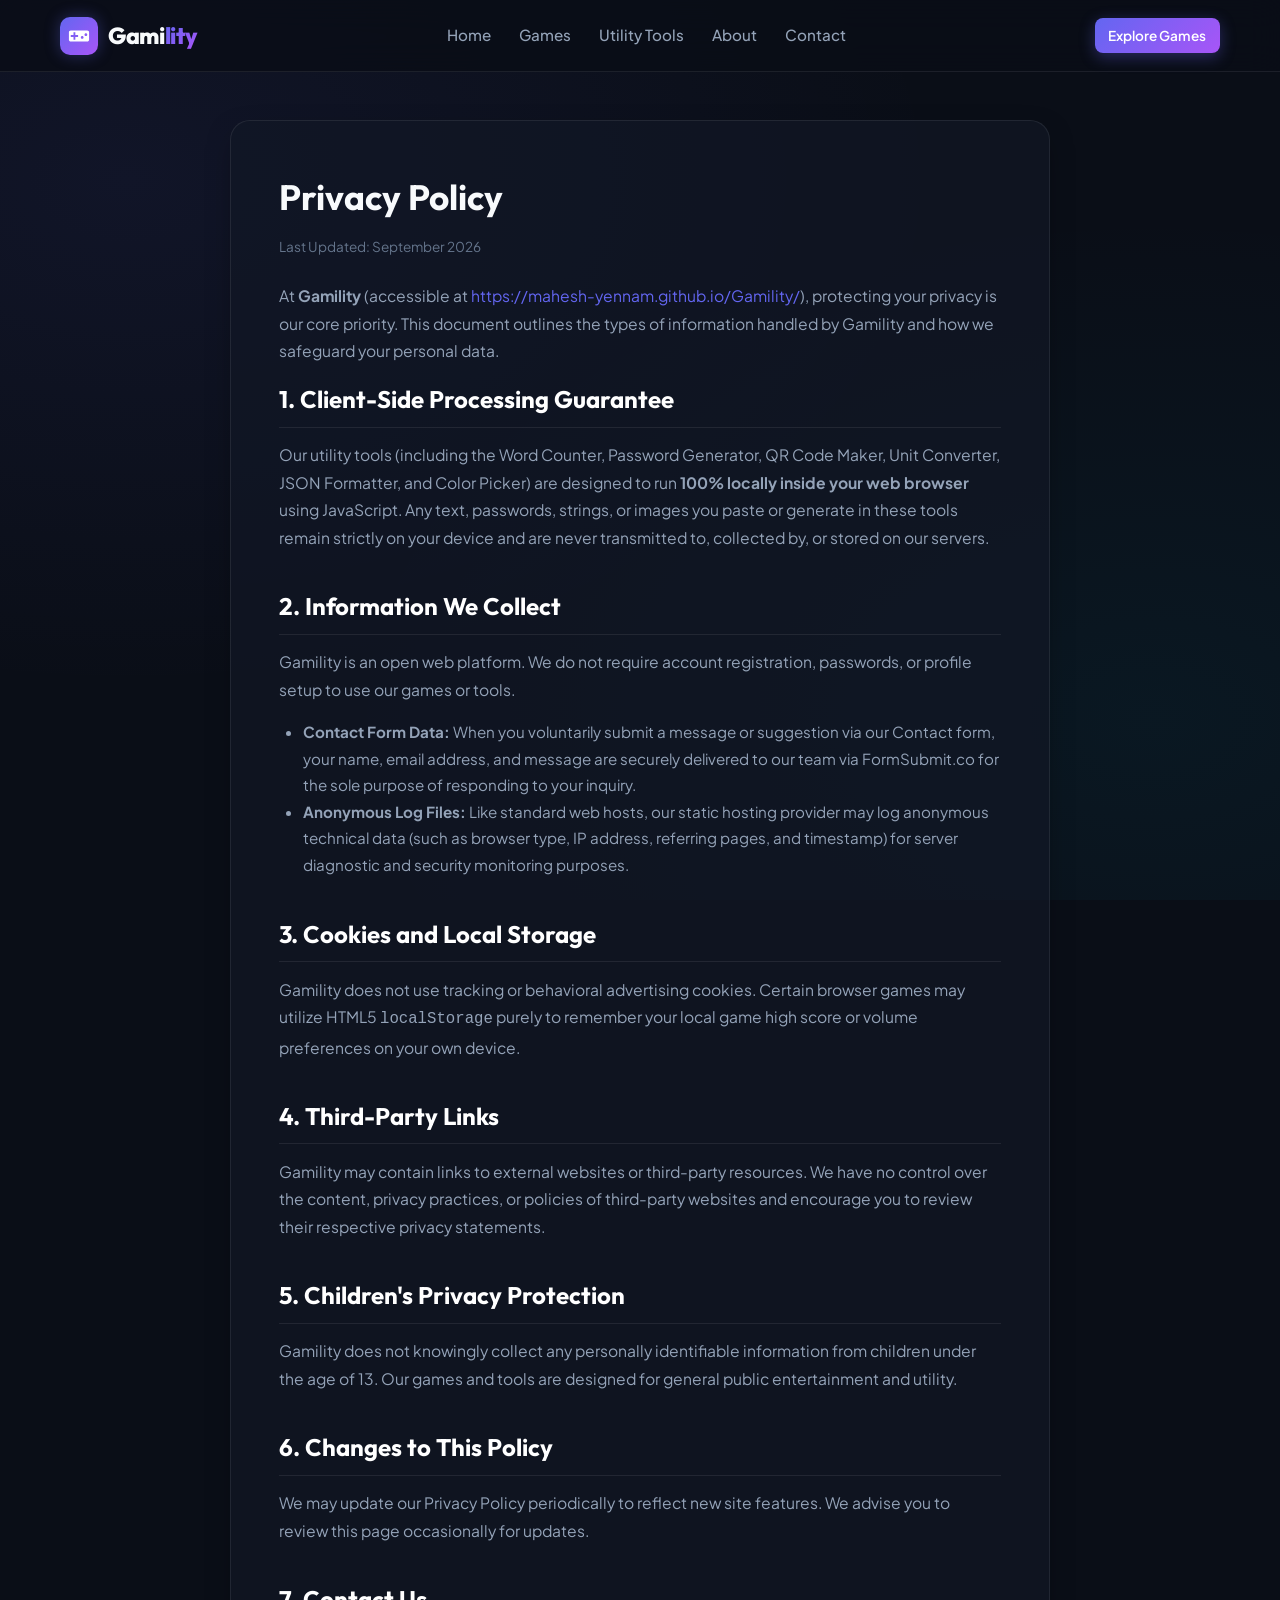
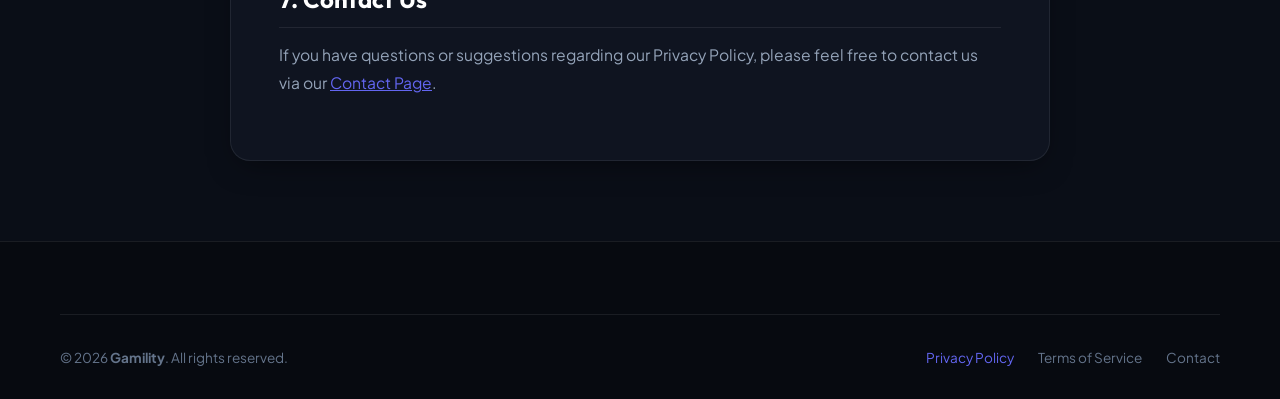
<file: privacy.html>
<!DOCTYPE html>
<html lang="en">
<head>
  <!-- Google tag (gtag.js) -->
  <script async src="https://www.googletagmanager.com/gtag/js?id=G-RFQ8M0VSFN"></script>
  <script>
    window.dataLayer = window.dataLayer || [];
    function gtag(){dataLayer.push(arguments);}
    gtag('js', new Date());

    gtag('config', 'G-RFQ8M0VSFN');
  </script>

  <meta charset="UTF-8">
  <meta name="viewport" content="width=device-width, initial-scale=1.0">
  <title>Privacy Policy - Gamility</title>
  
  <!-- SEO Meta Tags -->
  <meta name="description" content="Gamility Privacy Policy. Learn how we handle privacy, client-side data processing, contact submissions, and our strict zero-tracking policies.">
  <meta name="robots" content="index, follow">
  <link rel="canonical" href="https://mahesh-yennam.github.io/Gamility/privacy.html">

  <!-- OpenGraph / Facebook -->
  <meta property="og:type" content="website">
  <meta property="og:url" content="https://mahesh-yennam.github.io/Gamility/privacy.html">
  <meta property="og:title" content="Privacy Policy - Gamility">
  <meta property="og:description" content="Gamility Privacy Policy. Transparent, client-side, and privacy-respecting.">
  <meta property="og:image" content="https://mahesh-yennam.github.io/Gamility/assets/images/og-preview.jpg">
  <meta property="og:site_name" content="Gamility">

  <!-- Twitter Card -->
  <meta name="twitter:card" content="summary_large_image">
  <meta name="twitter:title" content="Privacy Policy - Gamility">
  <meta name="twitter:description" content="Gamility Privacy Policy. Transparent, client-side, and privacy-respecting.">
  <meta name="twitter:image" content="https://mahesh-yennam.github.io/Gamility/assets/images/og-preview.jpg">

  <!-- Favicon & PWA -->
  <link rel="icon" type="image/svg+xml" href="assets/images/favicon.svg">
  <link rel="manifest" href="site.webmanifest">
  <meta name="theme-color" content="#0a0e17">

  <!-- Structured Data (JSON-LD) -->
  <script type="application/ld+json">
  {
    "@context": "https://schema.org",
    "@type": "WebPage",
    "name": "Privacy Policy - Gamility",
    "url": "https://mahesh-yennam.github.io/Gamility/privacy.html"
  }
  </script>

  <!-- Google Fonts Preconnect & Fonts -->
  <link rel="preconnect" href="https://fonts.googleapis.com">
  <link rel="preconnect" href="https://fonts.gstatic.com" crossorigin>
  <link href="https://fonts.googleapis.com/css2?family=Outfit:wght@400;500;600;700;800&family=Plus+Jakarta+Sans:wght@400;500;600;700&display=swap" rel="stylesheet">

  <!-- Stylesheet -->
  <link rel="stylesheet" href="assets/css/styles.css">
</head>
<body>

  <!-- =========================================================================
       HEADER & NAVIGATION
       ========================================================================= -->
  <header class="site-header">
    <div class="container header-inner">
      <!-- Brand Logo -->
      <a href="index.html" class="brand-logo" aria-label="Gamility Home">
        <div class="brand-icon-wrapper">
          <svg viewBox="0 0 24 24" fill="currentColor">
            <path d="M21 6H3c-1.1 0-2 .9-2 2v8c0 1.1.9 2 2 2h18c1.1 0 2-.9 2-2V8c0-1.1-.9-2-2-2zm-10 7H8v3H6v-3H3v-2h3V8h2v3h3v2zm4.5 2c-.83 0-1.5-.67-1.5-1.5s.67-1.5 1.5-1.5 1.5.67 1.5 1.5-.67 1.5-1.5 1.5zm4-3c-.83 0-1.5-.67-1.5-1.5S18.67 9 19.5 9s1.5.67 1.5 1.5-.67 1.5-1.5 1.5z"/>
          </svg>
        </div>
        <span class="brand-name">Gami<span>lity</span></span>
      </a>

      <!-- Desktop Navigation Menu -->
      <nav class="desktop-nav" aria-label="Main Navigation">
        <ul class="nav-menu">
          <li><a href="index.html" class="nav-link">Home</a></li>
          <li><a href="games.html" class="nav-link">Games</a></li>
          <li><a href="tools.html" class="nav-link">Utility Tools</a></li>
          <li><a href="about.html" class="nav-link">About</a></li>
          <li><a href="contact.html" class="nav-link">Contact</a></li>
        </ul>
      </nav>

      <!-- Header Actions -->
      <div class="header-actions">
        <a href="games.html" class="btn btn-primary btn-sm">Explore Games</a>
        <!-- Mobile Hamburger Toggle -->
        <button class="mobile-nav-toggle" id="mobileNavToggle" aria-label="Toggle navigation menu">
          <span class="hamburger-line"></span>
          <span class="hamburger-line"></span>
          <span class="hamburger-line"></span>
        </button>
      </div>
    </div>
  </header>

  <!-- Mobile Drawer Backdrop & Menu -->
  <div class="drawer-backdrop" id="drawerBackdrop"></div>
  <aside class="mobile-drawer" id="mobileDrawer" aria-label="Mobile Navigation Drawer">
    <ul class="drawer-menu">
      <li><a href="index.html" class="drawer-link">🏠 Home</a></li>
      <li><a href="games.html" class="drawer-link">🎮 Games</a></li>
      <li><a href="tools.html" class="drawer-link">🛠️ Utility Tools</a></li>
      <li><a href="about.html" class="drawer-link">ℹ️ About Us</a></li>
      <li><a href="contact.html" class="drawer-link">✉️ Contact</a></li>
    </ul>
  </aside>

  <!-- =========================================================================
       MAIN CONTENT: PRIVACY POLICY
       ========================================================================= -->
  <main class="legal-container">
    <div class="legal-card">
      <h1 style="font-family: var(--font-heading); font-size: 2.2rem; margin-bottom: 0.5rem;">Privacy Policy</h1>
      <span class="legal-meta-date">Last Updated: September 2026</span>

      <p>
        At <strong>Gamility</strong> (accessible at <a href="https://mahesh-yennam.github.io/Gamility/" style="color: var(--primary);">https://mahesh-yennam.github.io/Gamility/</a>), protecting your privacy is our core priority. This document outlines the types of information handled by Gamility and how we safeguard your personal data.
      </p>

      <h2>1. Client-Side Processing Guarantee</h2>
      <p>
        Our utility tools (including the Word Counter, Password Generator, QR Code Maker, Unit Converter, JSON Formatter, and Color Picker) are designed to run <strong>100% locally inside your web browser</strong> using JavaScript. Any text, passwords, strings, or images you paste or generate in these tools remain strictly on your device and are never transmitted to, collected by, or stored on our servers.
      </p>

      <h2>2. Information We Collect</h2>
      <p>
        Gamility is an open web platform. We do not require account registration, passwords, or profile setup to use our games or tools.
      </p>
      <ul>
        <li><strong>Contact Form Data:</strong> When you voluntarily submit a message or suggestion via our Contact form, your name, email address, and message are securely delivered to our team via FormSubmit.co for the sole purpose of responding to your inquiry.</li>
        <li><strong>Anonymous Log Files:</strong> Like standard web hosts, our static hosting provider may log anonymous technical data (such as browser type, IP address, referring pages, and timestamp) for server diagnostic and security monitoring purposes.</li>
      </ul>

      <h2>3. Cookies and Local Storage</h2>
      <p>
        Gamility does not use tracking or behavioral advertising cookies. Certain browser games may utilize HTML5 <code>localStorage</code> purely to remember your local game high score or volume preferences on your own device.
      </p>

      <h2>4. Third-Party Links</h2>
      <p>
        Gamility may contain links to external websites or third-party resources. We have no control over the content, privacy practices, or policies of third-party websites and encourage you to review their respective privacy statements.
      </p>

      <h2>5. Children's Privacy Protection</h2>
      <p>
        Gamility does not knowingly collect any personally identifiable information from children under the age of 13. Our games and tools are designed for general public entertainment and utility.
      </p>

      <h2>6. Changes to This Policy</h2>
      <p>
        We may update our Privacy Policy periodically to reflect new site features. We advise you to review this page occasionally for updates.
      </p>

      <h2>7. Contact Us</h2>
      <p>
        If you have questions or suggestions regarding our Privacy Policy, please feel free to contact us via our <a href="contact.html" style="color: var(--primary); text-decoration: underline;">Contact Page</a>.
      </p>
    </div>
  </main>

  <!-- =========================================================================
       FOOTER
       ========================================================================= -->
  <footer class="site-footer">
    <div class="container">
      <div class="footer-bottom">
        <p>&copy; <span id="currentYear">2026</span> <strong>Gamility</strong>. All rights reserved.</p>
        <div class="footer-legal-links">
          <a href="privacy.html" style="color: var(--primary);">Privacy Policy</a>
          <a href="terms.html">Terms of Service</a>
          <a href="contact.html">Contact</a>
        </div>
      </div>
    </div>
  </footer>

  <!-- JavaScript -->
  <script src="assets/js/main.js"></script>
</body>
</html>
</file>
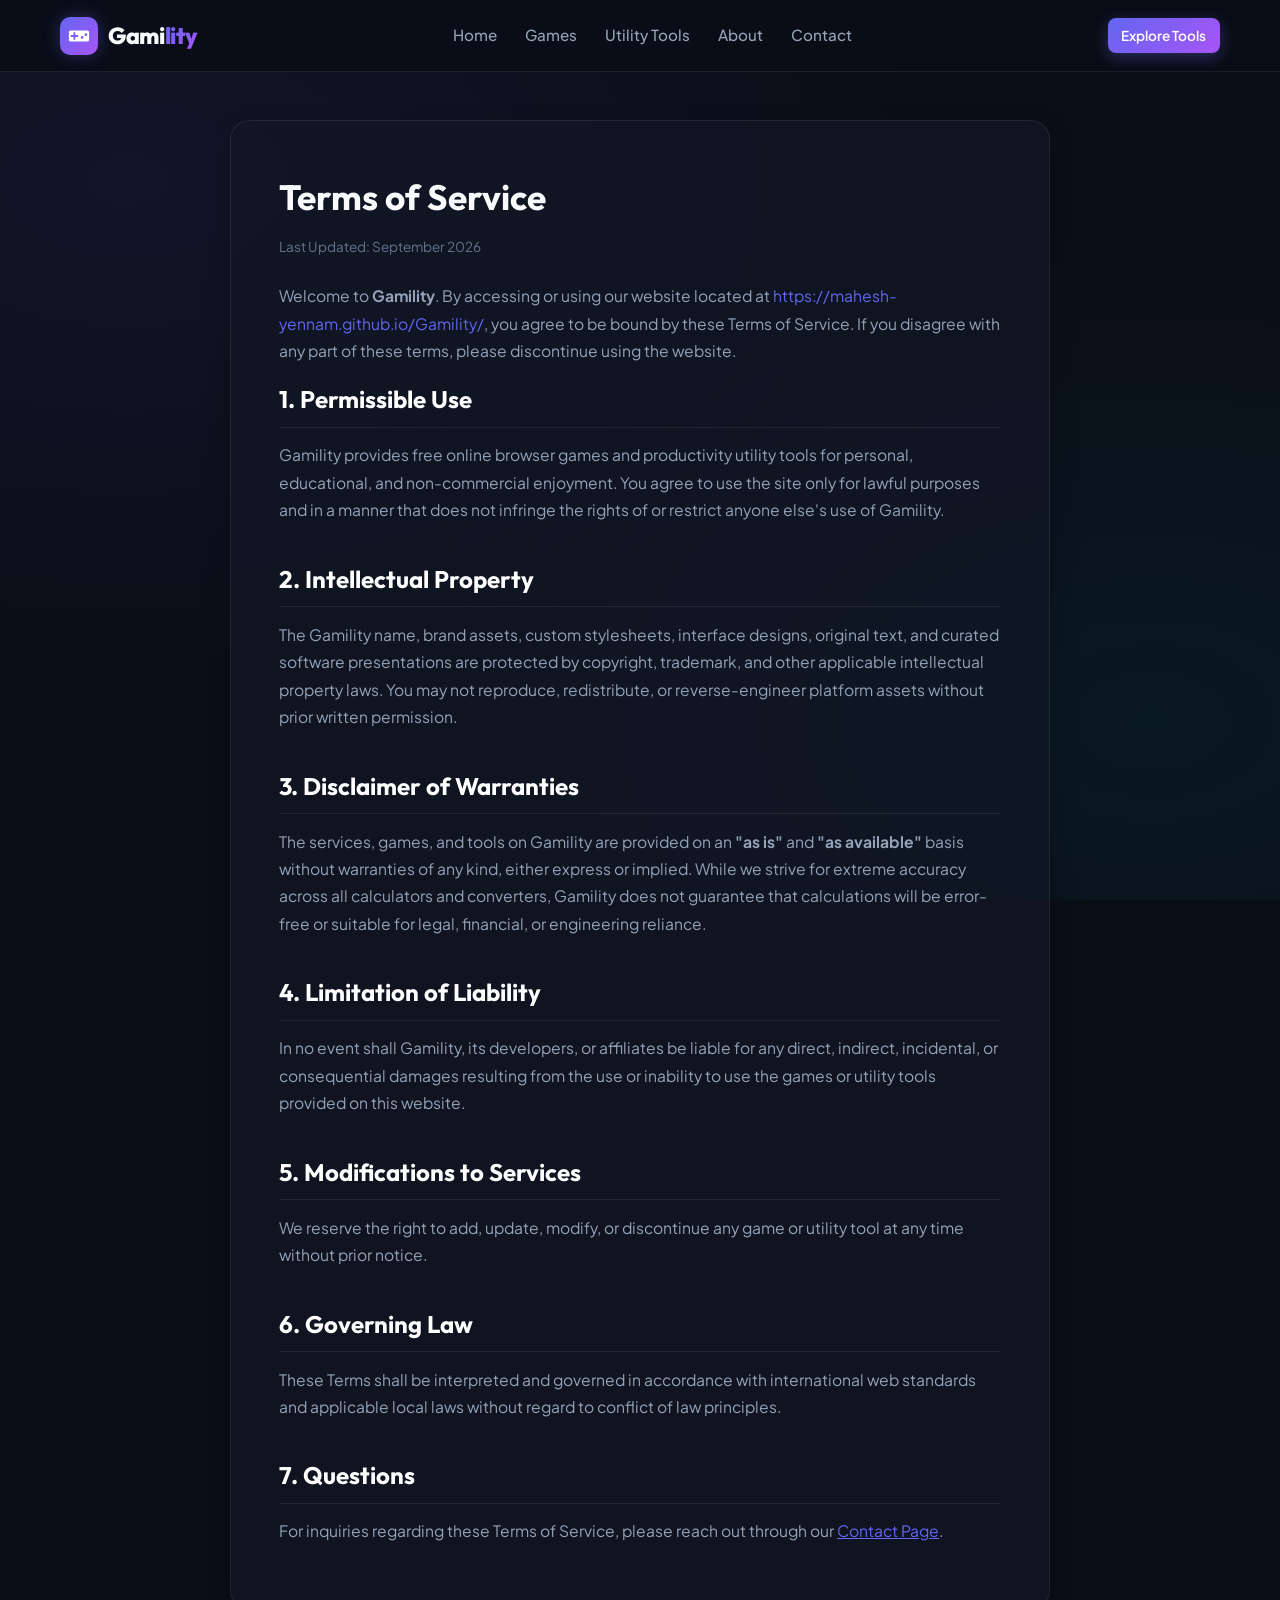
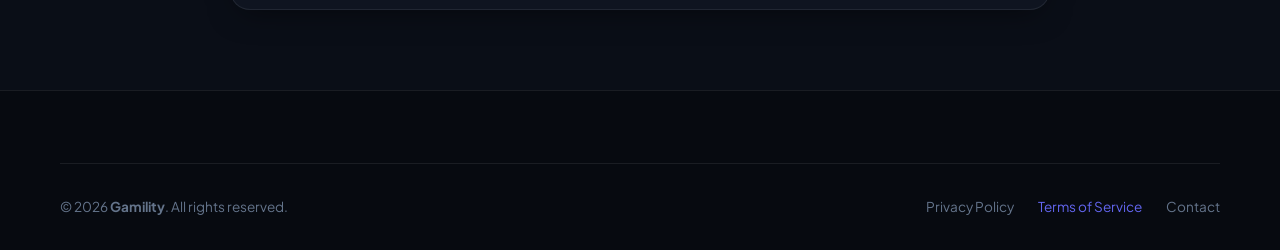
<file: terms.html>
<!DOCTYPE html>
<html lang="en">
<head>
  <!-- Google tag (gtag.js) -->
  <script async src="https://www.googletagmanager.com/gtag/js?id=G-RFQ8M0VSFN"></script>
  <script>
    window.dataLayer = window.dataLayer || [];
    function gtag(){dataLayer.push(arguments);}
    gtag('js', new Date());

    gtag('config', 'G-RFQ8M0VSFN');
  </script>

  <meta charset="UTF-8">
  <meta name="viewport" content="width=device-width, initial-scale=1.0">
  <title>Terms of Service - Gamility</title>
  
  <!-- SEO Meta Tags -->
  <meta name="description" content="Gamility Terms of Service. Understand the rules, guidelines, intellectual property terms, and permissible usage of our free games and utility tools.">
  <meta name="robots" content="index, follow">
  <link rel="canonical" href="https://mahesh-yennam.github.io/Gamility/terms.html">

  <!-- OpenGraph / Facebook -->
  <meta property="og:type" content="website">
  <meta property="og:url" content="https://mahesh-yennam.github.io/Gamility/terms.html">
  <meta property="og:title" content="Terms of Service - Gamility">
  <meta property="og:description" content="Gamility Terms of Service. Clear, fair, and accessible usage guidelines.">
  <meta property="og:image" content="https://mahesh-yennam.github.io/Gamility/assets/images/og-preview.jpg">
  <meta property="og:site_name" content="Gamility">

  <!-- Twitter Card -->
  <meta name="twitter:card" content="summary_large_image">
  <meta name="twitter:title" content="Terms of Service - Gamility">
  <meta name="twitter:description" content="Gamility Terms of Service. Clear, fair, and accessible usage guidelines.">
  <meta name="twitter:image" content="https://mahesh-yennam.github.io/Gamility/assets/images/og-preview.jpg">

  <!-- Favicon & PWA -->
  <link rel="icon" type="image/svg+xml" href="assets/images/favicon.svg">
  <link rel="manifest" href="site.webmanifest">
  <meta name="theme-color" content="#0a0e17">

  <!-- Structured Data (JSON-LD) -->
  <script type="application/ld+json">
  {
    "@context": "https://schema.org",
    "@type": "WebPage",
    "name": "Terms of Service - Gamility",
    "url": "https://mahesh-yennam.github.io/Gamility/terms.html"
  }
  </script>

  <!-- Google Fonts Preconnect & Fonts -->
  <link rel="preconnect" href="https://fonts.googleapis.com">
  <link rel="preconnect" href="https://fonts.gstatic.com" crossorigin>
  <link href="https://fonts.googleapis.com/css2?family=Outfit:wght@400;500;600;700;800&family=Plus+Jakarta+Sans:wght@400;500;600;700&display=swap" rel="stylesheet">

  <!-- Stylesheet -->
  <link rel="stylesheet" href="assets/css/styles.css">
</head>
<body>

  <!-- =========================================================================
       HEADER & NAVIGATION
       ========================================================================= -->
  <header class="site-header">
    <div class="container header-inner">
      <!-- Brand Logo -->
      <a href="index.html" class="brand-logo" aria-label="Gamility Home">
        <div class="brand-icon-wrapper">
          <svg viewBox="0 0 24 24" fill="currentColor">
            <path d="M21 6H3c-1.1 0-2 .9-2 2v8c0 1.1.9 2 2 2h18c1.1 0 2-.9 2-2V8c0-1.1-.9-2-2-2zm-10 7H8v3H6v-3H3v-2h3V8h2v3h3v2zm4.5 2c-.83 0-1.5-.67-1.5-1.5s.67-1.5 1.5-1.5 1.5.67 1.5 1.5-.67 1.5-1.5 1.5zm4-3c-.83 0-1.5-.67-1.5-1.5S18.67 9 19.5 9s1.5.67 1.5 1.5-.67 1.5-1.5 1.5z"/>
          </svg>
        </div>
        <span class="brand-name">Gami<span>lity</span></span>
      </a>

      <!-- Desktop Navigation Menu -->
      <nav class="desktop-nav" aria-label="Main Navigation">
        <ul class="nav-menu">
          <li><a href="index.html" class="nav-link">Home</a></li>
          <li><a href="games.html" class="nav-link">Games</a></li>
          <li><a href="tools.html" class="nav-link">Utility Tools</a></li>
          <li><a href="about.html" class="nav-link">About</a></li>
          <li><a href="contact.html" class="nav-link">Contact</a></li>
        </ul>
      </nav>

      <!-- Header Actions -->
      <div class="header-actions">
        <a href="tools.html" class="btn btn-primary btn-sm">Explore Tools</a>
        <!-- Mobile Hamburger Toggle -->
        <button class="mobile-nav-toggle" id="mobileNavToggle" aria-label="Toggle navigation menu">
          <span class="hamburger-line"></span>
          <span class="hamburger-line"></span>
          <span class="hamburger-line"></span>
        </button>
      </div>
    </div>
  </header>

  <!-- Mobile Drawer Backdrop & Menu -->
  <div class="drawer-backdrop" id="drawerBackdrop"></div>
  <aside class="mobile-drawer" id="mobileDrawer" aria-label="Mobile Navigation Drawer">
    <ul class="drawer-menu">
      <li><a href="index.html" class="drawer-link">🏠 Home</a></li>
      <li><a href="games.html" class="drawer-link">🎮 Games</a></li>
      <li><a href="tools.html" class="drawer-link">🛠️ Utility Tools</a></li>
      <li><a href="about.html" class="drawer-link">ℹ️ About Us</a></li>
      <li><a href="contact.html" class="drawer-link">✉️ Contact</a></li>
    </ul>
  </aside>

  <!-- =========================================================================
       MAIN CONTENT: TERMS OF SERVICE
       ========================================================================= -->
  <main class="legal-container">
    <div class="legal-card">
      <h1 style="font-family: var(--font-heading); font-size: 2.2rem; margin-bottom: 0.5rem;">Terms of Service</h1>
      <span class="legal-meta-date">Last Updated: September 2026</span>

      <p>
        Welcome to <strong>Gamility</strong>. By accessing or using our website located at <a href="https://mahesh-yennam.github.io/Gamility/" style="color: var(--primary);">https://mahesh-yennam.github.io/Gamility/</a>, you agree to be bound by these Terms of Service. If you disagree with any part of these terms, please discontinue using the website.
      </p>

      <h2>1. Permissible Use</h2>
      <p>
        Gamility provides free online browser games and productivity utility tools for personal, educational, and non-commercial enjoyment. You agree to use the site only for lawful purposes and in a manner that does not infringe the rights of or restrict anyone else's use of Gamility.
      </p>

      <h2>2. Intellectual Property</h2>
      <p>
        The Gamility name, brand assets, custom stylesheets, interface designs, original text, and curated software presentations are protected by copyright, trademark, and other applicable intellectual property laws. You may not reproduce, redistribute, or reverse-engineer platform assets without prior written permission.
      </p>

      <h2>3. Disclaimer of Warranties</h2>
      <p>
        The services, games, and tools on Gamility are provided on an <strong>"as is"</strong> and <strong>"as available"</strong> basis without warranties of any kind, either express or implied. While we strive for extreme accuracy across all calculators and converters, Gamility does not guarantee that calculations will be error-free or suitable for legal, financial, or engineering reliance.
      </p>

      <h2>4. Limitation of Liability</h2>
      <p>
        In no event shall Gamility, its developers, or affiliates be liable for any direct, indirect, incidental, or consequential damages resulting from the use or inability to use the games or utility tools provided on this website.
      </p>

      <h2>5. Modifications to Services</h2>
      <p>
        We reserve the right to add, update, modify, or discontinue any game or utility tool at any time without prior notice.
      </p>

      <h2>6. Governing Law</h2>
      <p>
        These Terms shall be interpreted and governed in accordance with international web standards and applicable local laws without regard to conflict of law principles.
      </p>

      <h2>7. Questions</h2>
      <p>
        For inquiries regarding these Terms of Service, please reach out through our <a href="contact.html" style="color: var(--primary); text-decoration: underline;">Contact Page</a>.
      </p>
    </div>
  </main>

  <!-- =========================================================================
       FOOTER
       ========================================================================= -->
  <footer class="site-footer">
    <div class="container">
      <div class="footer-bottom">
        <p>&copy; <span id="currentYear">2026</span> <strong>Gamility</strong>. All rights reserved.</p>
        <div class="footer-legal-links">
          <a href="privacy.html">Privacy Policy</a>
          <a href="terms.html" style="color: var(--primary);">Terms of Service</a>
          <a href="contact.html">Contact</a>
        </div>
      </div>
    </div>
  </footer>

  <!-- JavaScript -->
  <script src="assets/js/main.js"></script>
</body>
</html>
</file>
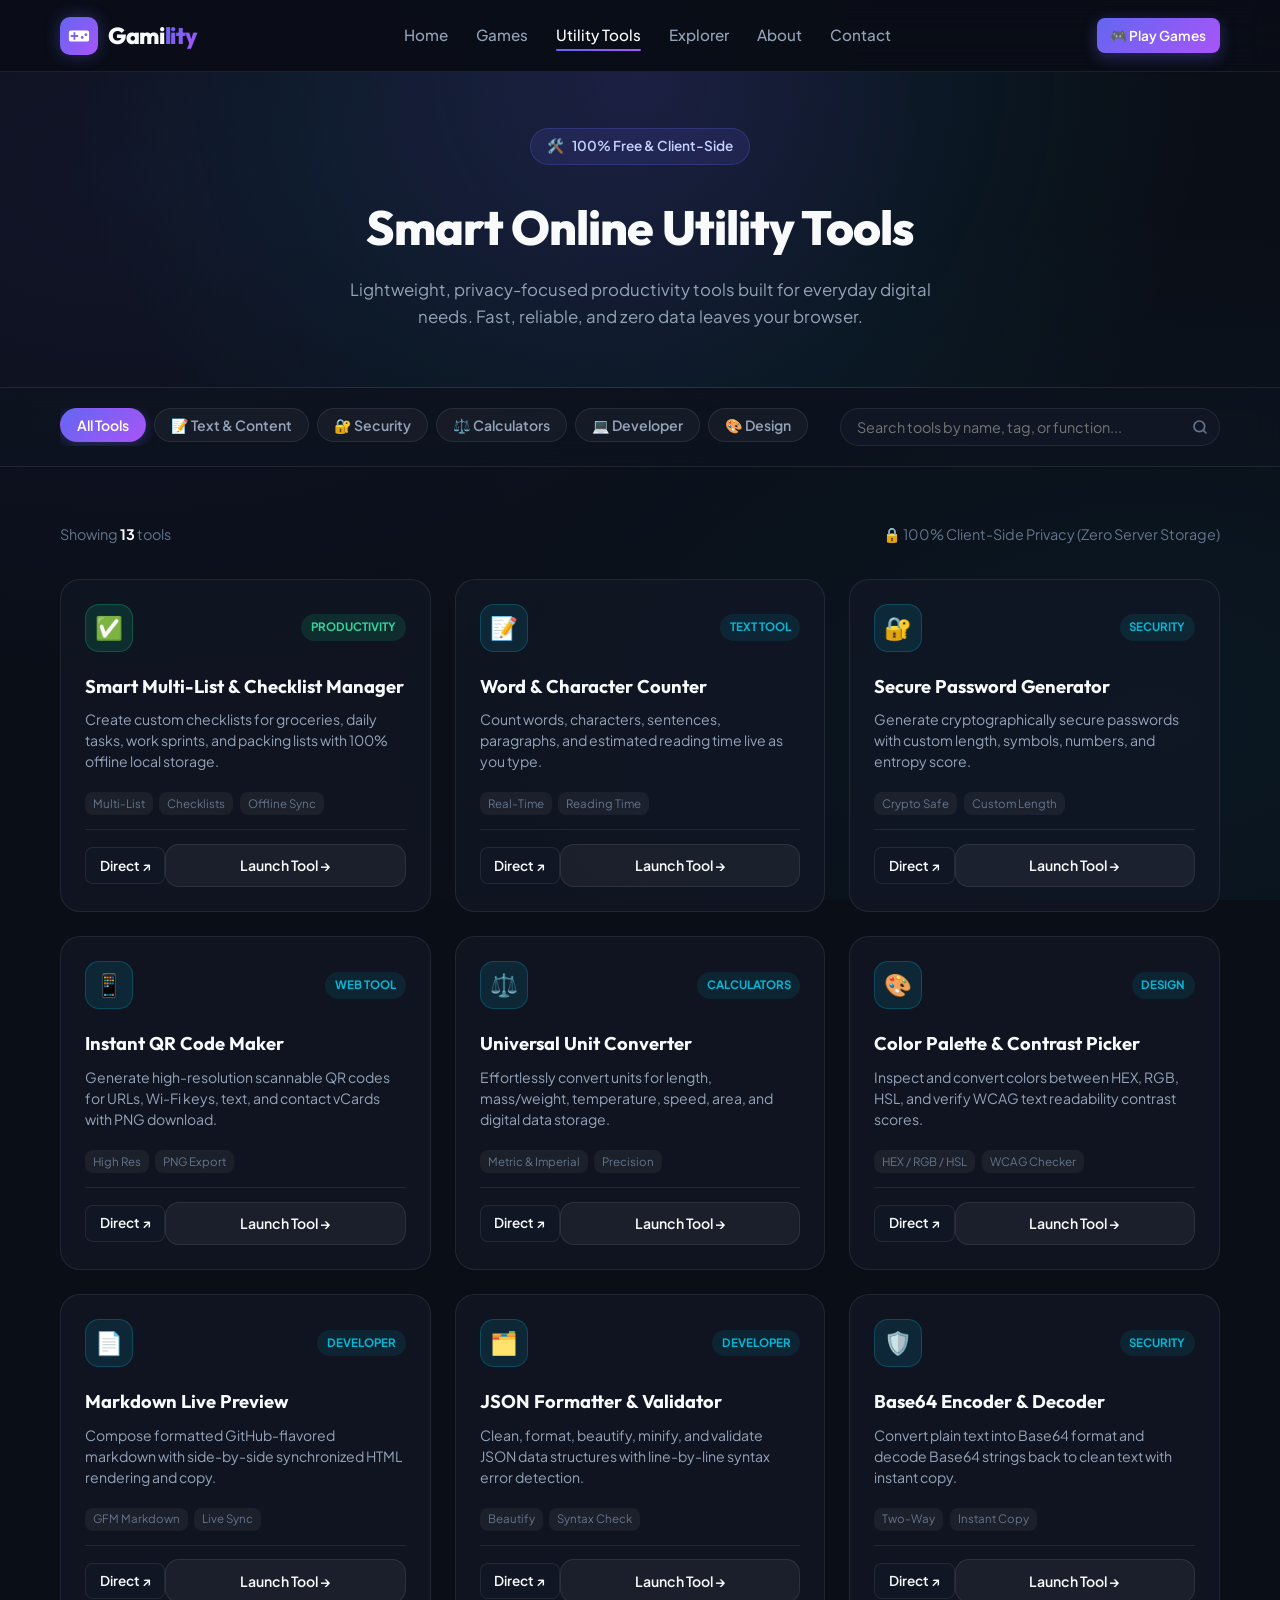
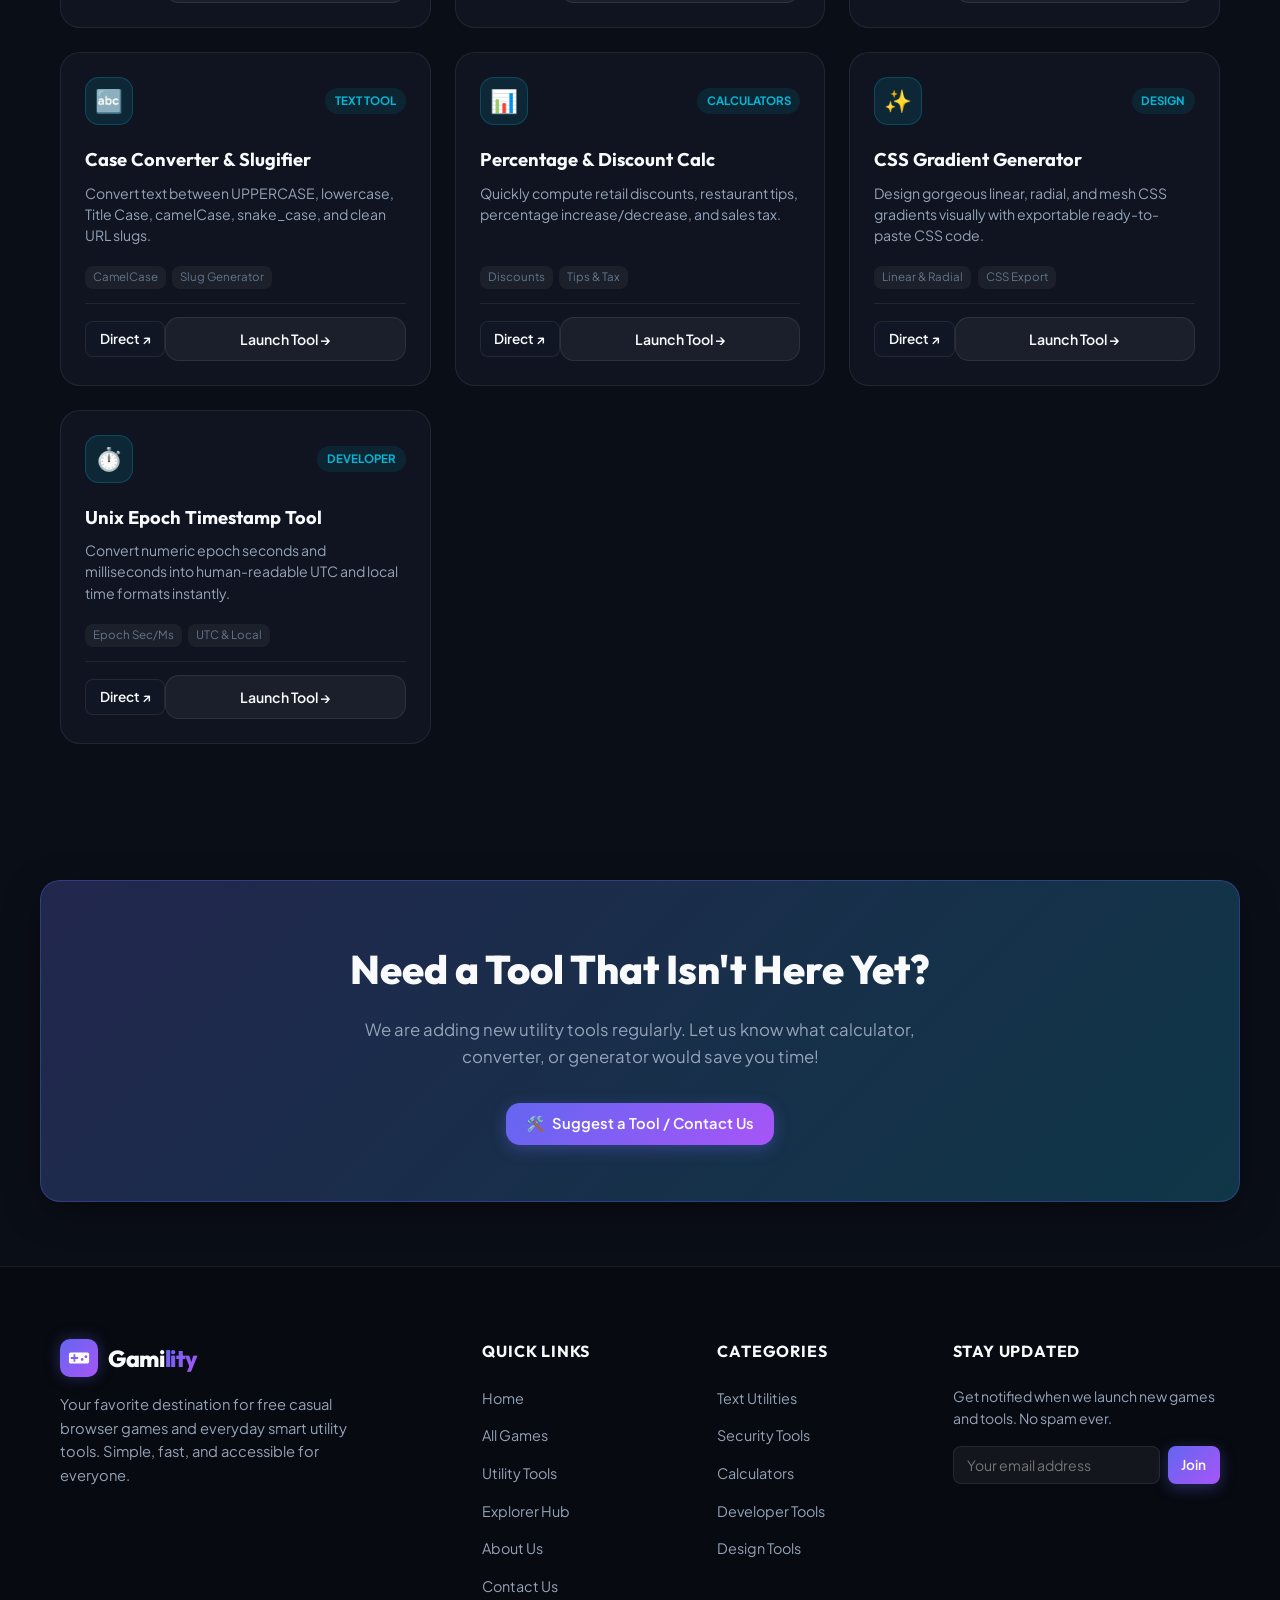
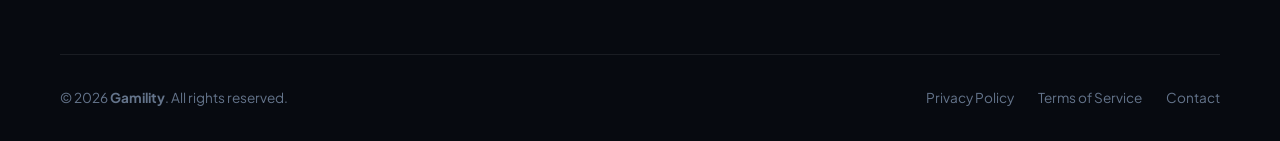
<file: tools.html>
<!DOCTYPE html>
<html lang="en">
<head>
  <!-- Google tag (gtag.js) -->
  <script async src="https://www.googletagmanager.com/gtag/js?id=G-RFQ8M0VSFN"></script>
  <script>
    window.dataLayer = window.dataLayer || [];
    function gtag(){dataLayer.push(arguments);}
    gtag('js', new Date());

    gtag('config', 'G-RFQ8M0VSFN');
  </script>

  <meta charset="UTF-8">
  <meta name="viewport" content="width=device-width, initial-scale=1.0">
  <title>Smart Online Utility Tools - Gamility</title>
  
  <!-- SEO Meta Tags -->
  <meta name="description" content="Discover free online utility tools on Gamility. Word counter, secure password generator, QR code maker, unit converter, color picker, JSON validator, and markdown previewer. Fast, private, and 100% free.">
  <meta name="keywords" content="online utility tools, free web tools, word counter, password generator, qr code maker, unit converter, json formatter, color picker, developer tools, text tools">
  <meta name="author" content="Gamility">
  <meta name="robots" content="index, follow">
  <link rel="canonical" href="https://mahesh-yennam.github.io/Gamility/tools.html">

  <!-- OpenGraph / Facebook -->
  <meta property="og:type" content="website">
  <meta property="og:url" content="https://mahesh-yennam.github.io/Gamility/tools.html">
  <meta property="og:title" content="Smart Online Utility Tools - Gamility">
  <meta property="og:description" content="Free, fast, and private browser-based utilities for text, security, calculations, web development, and design.">
  <meta property="og:image" content="https://mahesh-yennam.github.io/Gamility/assets/images/og-preview.jpg">
  <meta property="og:site_name" content="Gamility">

  <!-- Twitter Card -->
  <meta name="twitter:card" content="summary_large_image">
  <meta name="twitter:title" content="Smart Online Utility Tools - Gamility">
  <meta name="twitter:description" content="Free, fast, and private browser-based utilities for text, security, calculations, web development, and design.">
  <meta name="twitter:image" content="https://mahesh-yennam.github.io/Gamility/assets/images/og-preview.jpg">

  <!-- Favicon & PWA -->
  <link rel="icon" type="image/svg+xml" href="assets/images/favicon.svg">
  <link rel="apple-touch-icon" href="assets/images/icon-192.png">
  <link rel="manifest" href="site.webmanifest">
  <meta name="theme-color" content="#0a0e17">
  <meta name="apple-mobile-web-app-capable" content="yes">
  <meta name="apple-mobile-web-app-status-bar-style" content="black-translucent">
  <meta name="apple-mobile-web-app-title" content="Gamility">

  <!-- Google Fonts Preconnect & Fonts -->
  <link rel="preconnect" href="https://fonts.googleapis.com">
  <link rel="preconnect" href="https://fonts.gstatic.com" crossorigin>
  <link href="https://fonts.googleapis.com/css2?family=Outfit:wght@400;500;600;700;800&family=Plus+Jakarta+Sans:wght@400;500;600;700&display=swap" rel="stylesheet">

  <!-- Stylesheet -->
  <link rel="stylesheet" href="assets/css/styles.css">

  <!-- Structured Data (JSON-LD) -->
  <script type="application/ld+json">
  {
    "@context": "https://schema.org",
    "@type": "CollectionPage",
    "name": "Smart Online Utility Tools - Gamility",
    "description": "Collection of free, client-side utility tools for text processing, security, calculations, web development, and design.",
    "url": "https://mahesh-yennam.github.io/Gamility/tools.html",
    "isPartOf": {
      "@type": "WebSite",
      "name": "Gamility",
      "url": "https://mahesh-yennam.github.io/Gamility/"
    }
  }
  </script>
</head>
<body>

  <!-- =========================================================================
       HEADER & NAVIGATION
       ========================================================================= -->
  <header class="site-header">
    <div class="container header-inner">
      <!-- Brand Logo -->
      <a href="index.html" class="brand-logo" aria-label="Gamility Home">
        <div class="brand-icon-wrapper">
          <svg viewBox="0 0 24 24" fill="currentColor">
            <path d="M21 6H3c-1.1 0-2 .9-2 2v8c0 1.1.9 2 2 2h18c1.1 0 2-.9 2-2V8c0-1.1-.9-2-2-2zm-10 7H8v3H6v-3H3v-2h3V8h2v3h3v2zm4.5 2c-.83 0-1.5-.67-1.5-1.5s.67-1.5 1.5-1.5 1.5.67 1.5 1.5-.67 1.5-1.5 1.5zm4-3c-.83 0-1.5-.67-1.5-1.5S18.67 9 19.5 9s1.5.67 1.5 1.5-.67 1.5-1.5 1.5z"/>
          </svg>
        </div>
        <span class="brand-name">Gami<span>lity</span></span>
      </a>

      <!-- Desktop Navigation Menu -->
      <nav class="desktop-nav" aria-label="Main Navigation">
        <ul class="nav-menu">
          <li><a href="index.html" class="nav-link">Home</a></li>
          <li><a href="games.html" class="nav-link">Games</a></li>
          <li><a href="tools.html" class="nav-link active">Utility Tools</a></li>
          <li><a href="explorer.html" class="nav-link">Explorer</a></li>
          <li><a href="about.html" class="nav-link">About</a></li>
          <li><a href="contact.html" class="nav-link">Contact</a></li>
        </ul>
      </nav>

      <!-- Header Actions -->
      <div class="header-actions">
        <button id="pwaInstallHeaderBtn" class="btn btn-install-header" style="display: none;" title="Pin Gamility to Taskbar or Desktop">
          <span class="install-btn-icon">📌</span>
          <span class="install-btn-label">Pin to Taskbar</span>
        </button>
        <a href="games.html" class="btn btn-primary btn-sm">🎮 Play Games</a>
        <!-- Mobile Hamburger Toggle -->
        <button class="mobile-nav-toggle" id="mobileNavToggle" aria-label="Toggle navigation menu">
          <span class="hamburger-line"></span>
          <span class="hamburger-line"></span>
          <span class="hamburger-line"></span>
        </button>
      </div>
    </div>
  </header>

  <!-- Mobile Drawer Backdrop & Menu -->
  <div class="drawer-backdrop" id="drawerBackdrop"></div>
  <aside class="mobile-drawer" id="mobileDrawer" aria-label="Mobile Navigation Drawer">
    <ul class="drawer-menu">
      <li><a href="index.html" class="drawer-link">🏠 Home</a></li>
      <li><a href="games.html" class="drawer-link">🎮 Games</a></li>
      <li><a href="tools.html" class="drawer-link active">🛠️ Utility Tools</a></li>
      <li><a href="explorer.html" class="drawer-link">🌍 Explorer</a></li>
      <li><a href="about.html" class="drawer-link">ℹ️ About Us</a></li>
      <li><a href="contact.html" class="drawer-link">✉️ Contact</a></li>
    </ul>
    <div class="drawer-footer">
      <button id="pwaInstallDrawerBtn" class="btn btn-install-drawer" style="width: 100%; margin-bottom: 0.75rem; display: none;">
        <span class="install-btn-icon">📲</span>
        <span class="install-btn-label">Add to Home Screen</span>
      </button>
      <a href="games.html" class="btn btn-primary" style="width: 100%;">Explore Games</a>
    </div>
  </aside>

  <!-- =========================================================================
       HERO BANNER
       ========================================================================= -->
  <main>
    <section class="hub-hero">
      <div class="container">
        <div class="hero-pill-badge">
          <span>🛠️</span> 100% Free & Client-Side
        </div>
        <h1 class="hub-hero-title">
          Smart Online <span class="gradient-text-alt">Utility Tools</span>
        </h1>
        <p class="hub-hero-desc">
          Lightweight, privacy-focused productivity tools built for everyday digital needs. Fast, reliable, and zero data leaves your browser.
        </p>
      </div>
    </section>

    <!-- =========================================================================
         STICKY FILTER TOOLBAR
         ========================================================================= -->
    <section class="hub-toolbar-wrapper" aria-label="Utility Tools Filter Toolbar">
      <div class="container hub-toolbar">
        <!-- Category Filter Tabs -->
        <div class="filter-tabs-group" role="tablist">
          <button class="filter-tab-btn tool-filter-btn active" data-category="all" role="tab" aria-selected="true">All Tools</button>
          <button class="filter-tab-btn tool-filter-btn" data-category="text" role="tab" aria-selected="false">📝 Text & Content</button>
          <button class="filter-tab-btn tool-filter-btn" data-category="security" role="tab" aria-selected="false">🔐 Security</button>
          <button class="filter-tab-btn tool-filter-btn" data-category="calculators" role="tab" aria-selected="false">⚖️ Calculators</button>
          <button class="filter-tab-btn tool-filter-btn" data-category="developer" role="tab" aria-selected="false">💻 Developer</button>
          <button class="filter-tab-btn tool-filter-btn" data-category="design" role="tab" aria-selected="false">🎨 Design</button>
        </div>

        <!-- Real-time Filter Search Input -->
        <div class="hub-search-box-wrapper">
          <input 
            type="search" 
            id="toolHubSearchInput" 
            class="hub-search-input" 
            placeholder="Search tools by name, tag, or function..."
            aria-label="Search utility tools"
          >
          <div class="hub-search-icon" aria-hidden="true">
            <svg width="16" height="16" viewBox="0 0 24 24" fill="none" stroke="currentColor" stroke-width="2.5" stroke-linecap="round" stroke-linejoin="round">
              <circle cx="11" cy="11" r="8"></circle>
              <line x1="21" y1="21" x2="16.65" y2="16.65"></line>
            </svg>
          </div>
        </div>
      </div>
    </section>

    <!-- =========================================================================
         TOOLS CATALOG GRID
         ========================================================================= -->
    <section class="section-wrapper" style="padding-top: 2rem;">
      <div class="container">
        <!-- Status Bar -->
        <div class="games-counter-bar">
          <span>Showing <strong id="visibleToolsCount" style="color: var(--text-main);">13</strong> tools</span>
          <span>🔒 100% Client-Side Privacy (Zero Server Storage)</span>
        </div>

        <!-- Tools Grid -->
        <div class="cards-grid" id="toolsGrid">
          
          <!-- Tool: Smart Multi-List & Checklist Manager -->
          <article class="tool-card" data-category="text" data-tool-url="https://mahesh-yennam.github.io/Smart-Todo-List/">
            <div class="tool-card-top">
              <div class="tool-icon-box" style="background: rgba(16, 185, 129, 0.15); color: #10b981; border: 1px solid rgba(16, 185, 129, 0.3);">✅</div>
              <span class="tool-tag" style="background: rgba(16, 185, 129, 0.15); color: #34d399;">Productivity</span>
            </div>
            <h3 class="tool-title">Smart Multi-List &amp; Checklist Manager</h3>
            <p class="tool-desc">Create custom checklists for groceries, daily tasks, work sprints, and packing lists with 100% offline local storage.</p>
            <div class="game-card-tags tool-card-tags">
              <span class="game-tag-pill">Multi-List</span>
              <span class="game-tag-pill">Checklists</span>
              <span class="game-tag-pill">Offline Sync</span>
            </div>
            <div class="tool-card-footer">
              <a href="https://mahesh-yennam.github.io/Smart-Todo-List/" class="btn btn-secondary btn-sm" title="Open standalone tool page" target="_blank">Direct ↗</a>
              <a href="https://mahesh-yennam.github.io/Smart-Todo-List/" class="tool-action-btn" style="flex: 1; text-align: center;" target="_blank">Launch Tool →</a>
            </div>
          </article>
          
          <!-- Tool 1: Word Counter -->
          <article class="tool-card" data-category="text" data-tool-url="https://mahesh-yennam.github.io/Word-Counter/">
            <div class="tool-card-top">
              <div class="tool-icon-box">📝</div>
              <span class="tool-tag">Text Tool</span>
            </div>
            <h3 class="tool-title">Word &amp; Character Counter</h3>
            <p class="tool-desc">Count words, characters, sentences, paragraphs, and estimated reading time live as you type.</p>
            <div class="game-card-tags tool-card-tags">
              <span class="game-tag-pill">Real-Time</span>
              <span class="game-tag-pill">Reading Time</span>
            </div>
            <div class="tool-card-footer">
              <a href="https://mahesh-yennam.github.io/Word-Counter/" class="btn btn-secondary btn-sm" title="Open standalone tool page" target="_blank">Direct ↗</a>
              <a href="https://mahesh-yennam.github.io/Word-Counter/" class="tool-action-btn" style="flex: 1; text-align: center;" target="_blank">Launch Tool →</a>
            </div>
          </article>

          <!-- Tool 2: Password Generator -->
          <article class="tool-card" data-category="security" data-tool-url="https://mahesh-yennam.github.io/Password-Generator/">
            <div class="tool-card-top">
              <div class="tool-icon-box">🔐</div>
              <span class="tool-tag">Security</span>
            </div>
            <h3 class="tool-title">Secure Password Generator</h3>
            <p class="tool-desc">Generate cryptographically secure passwords with custom length, symbols, numbers, and entropy score.</p>
            <div class="game-card-tags tool-card-tags">
              <span class="game-tag-pill">Crypto Safe</span>
              <span class="game-tag-pill">Custom Length</span>
            </div>
            <div class="tool-card-footer">
              <a href="https://mahesh-yennam.github.io/Password-Generator/" class="btn btn-secondary btn-sm" title="Open standalone tool page" target="_blank">Direct ↗</a>
              <a href="https://mahesh-yennam.github.io/Password-Generator/" class="tool-action-btn" style="flex: 1; text-align: center;" target="_blank">Launch Tool →</a>
            </div>
          </article>

          <!-- Tool 3: QR Code Maker -->
          <article class="tool-card" data-category="developer" data-tool-url="https://mahesh-yennam.github.io/QR-Code-Maker/">
            <div class="tool-card-top">
              <div class="tool-icon-box">📱</div>
              <span class="tool-tag">Web Tool</span>
            </div>
            <h3 class="tool-title">Instant QR Code Maker</h3>
            <p class="tool-desc">Generate high-resolution scannable QR codes for URLs, Wi-Fi keys, text, and contact vCards with PNG download.</p>
            <div class="game-card-tags tool-card-tags">
              <span class="game-tag-pill">High Res</span>
              <span class="game-tag-pill">PNG Export</span>
            </div>
            <div class="tool-card-footer">
              <a href="https://mahesh-yennam.github.io/QR-Code-Maker/" class="btn btn-secondary btn-sm" title="Open standalone tool page" target="_blank">Direct ↗</a>
              <a href="https://mahesh-yennam.github.io/QR-Code-Maker/" class="tool-action-btn" style="flex: 1; text-align: center;" target="_blank">Launch Tool →</a>
            </div>
          </article>

          <!-- Tool 4: Unit Converter -->
          <article class="tool-card" data-category="calculators" data-tool-url="https://mahesh-yennam.github.io/Unit-Converter/">
            <div class="tool-card-top">
              <div class="tool-icon-box">⚖️</div>
              <span class="tool-tag">Calculators</span>
            </div>
            <h3 class="tool-title">Universal Unit Converter</h3>
            <p class="tool-desc">Effortlessly convert units for length, mass/weight, temperature, speed, area, and digital data storage.</p>
            <div class="game-card-tags tool-card-tags">
              <span class="game-tag-pill">Metric &amp; Imperial</span>
              <span class="game-tag-pill">Precision</span>
            </div>
            <div class="tool-card-footer">
              <a href="https://mahesh-yennam.github.io/Unit-Converter/" class="btn btn-secondary btn-sm" title="Open standalone tool page" target="_blank">Direct ↗</a>
              <a href="https://mahesh-yennam.github.io/Unit-Converter/" class="tool-action-btn" style="flex: 1; text-align: center;" target="_blank">Launch Tool →</a>
            </div>
          </article>

          <!-- Tool 5: Color Palette & Picker -->
          <article class="tool-card" data-category="design" data-tool-url="https://mahesh-yennam.github.io/Color-Palette-Picker/">
            <div class="tool-card-top">
              <div class="tool-icon-box">🎨</div>
              <span class="tool-tag">Design</span>
            </div>
            <h3 class="tool-title">Color Palette &amp; Contrast Picker</h3>
            <p class="tool-desc">Inspect and convert colors between HEX, RGB, HSL, and verify WCAG text readability contrast scores.</p>
            <div class="game-card-tags tool-card-tags">
              <span class="game-tag-pill">HEX / RGB / HSL</span>
              <span class="game-tag-pill">WCAG Checker</span>
            </div>
            <div class="tool-card-footer">
              <a href="https://mahesh-yennam.github.io/Color-Palette-Picker/" class="btn btn-secondary btn-sm" title="Open standalone tool page" target="_blank">Direct ↗</a>
              <a href="https://mahesh-yennam.github.io/Color-Palette-Picker/" class="tool-action-btn" style="flex: 1; text-align: center;" target="_blank">Launch Tool →</a>
            </div>
          </article>

          <!-- Tool 6: Markdown Live Preview -->
          <article class="tool-card" data-category="developer" data-tool-url="https://mahesh-yennam.github.io/Markdown-Preview/">
            <div class="tool-card-top">
              <div class="tool-icon-box">📄</div>
              <span class="tool-tag">Developer</span>
            </div>
            <h3 class="tool-title">Markdown Live Preview</h3>
            <p class="tool-desc">Compose formatted GitHub-flavored markdown with side-by-side synchronized HTML rendering and copy.</p>
            <div class="game-card-tags tool-card-tags">
              <span class="game-tag-pill">GFM Markdown</span>
              <span class="game-tag-pill">Live Sync</span>
            </div>
            <div class="tool-card-footer">
              <a href="https://mahesh-yennam.github.io/Markdown-Preview/" class="btn btn-secondary btn-sm" title="Open standalone tool page" target="_blank">Direct ↗</a>
              <a href="https://mahesh-yennam.github.io/Markdown-Preview/" class="tool-action-btn" style="flex: 1; text-align: center;" target="_blank">Launch Tool →</a>
            </div>
          </article>

          <!-- Tool 7: JSON Formatter & Validator -->
          <article class="tool-card" data-category="developer" data-tool-url="https://mahesh-yennam.github.io/JSON-Formatter/">
            <div class="tool-card-top">
              <div class="tool-icon-box">🗂️</div>
              <span class="tool-tag">Developer</span>
            </div>
            <h3 class="tool-title">JSON Formatter &amp; Validator</h3>
            <p class="tool-desc">Clean, format, beautify, minify, and validate JSON data structures with line-by-line syntax error detection.</p>
            <div class="game-card-tags tool-card-tags">
              <span class="game-tag-pill">Beautify</span>
              <span class="game-tag-pill">Syntax Check</span>
            </div>
            <div class="tool-card-footer">
              <a href="https://mahesh-yennam.github.io/JSON-Formatter/" class="btn btn-secondary btn-sm" title="Open standalone tool page" target="_blank">Direct ↗</a>
              <a href="https://mahesh-yennam.github.io/JSON-Formatter/" class="tool-action-btn" style="flex: 1; text-align: center;" target="_blank">Launch Tool →</a>
            </div>
          </article>

          <!-- Tool 8: Base64 String Encoder -->
          <article class="tool-card" data-category="security" data-tool-url="https://mahesh-yennam.github.io/Base64-Encoder/">
            <div class="tool-card-top">
              <div class="tool-icon-box">🛡️</div>
              <span class="tool-tag">Security</span>
            </div>
            <h3 class="tool-title">Base64 Encoder &amp; Decoder</h3>
            <p class="tool-desc">Convert plain text into Base64 format and decode Base64 strings back to clean text with instant copy.</p>
            <div class="game-card-tags tool-card-tags">
              <span class="game-tag-pill">Two-Way</span>
              <span class="game-tag-pill">Instant Copy</span>
            </div>
            <div class="tool-card-footer">
              <a href="https://mahesh-yennam.github.io/Base64-Encoder/" class="btn btn-secondary btn-sm" title="Open standalone tool page" target="_blank">Direct ↗</a>
              <a href="https://mahesh-yennam.github.io/Base64-Encoder/" class="tool-action-btn" style="flex: 1; text-align: center;" target="_blank">Launch Tool →</a>
            </div>
          </article>

          <!-- Tool 9: Case Converter & Text Cleaner -->
          <article class="tool-card" data-category="text" data-tool-url="https://mahesh-yennam.github.io/Case-Converter/">
            <div class="tool-card-top">
              <div class="tool-icon-box">🔤</div>
              <span class="tool-tag">Text Tool</span>
            </div>
            <h3 class="tool-title">Case Converter &amp; Slugifier</h3>
            <p class="tool-desc">Convert text between UPPERCASE, lowercase, Title Case, camelCase, snake_case, and clean URL slugs.</p>
            <div class="game-card-tags tool-card-tags">
              <span class="game-tag-pill">CamelCase</span>
              <span class="game-tag-pill">Slug Generator</span>
            </div>
            <div class="tool-card-footer">
              <a href="https://mahesh-yennam.github.io/Case-Converter/" class="btn btn-secondary btn-sm" title="Open standalone tool page" target="_blank">Direct ↗</a>
              <a href="https://mahesh-yennam.github.io/Case-Converter/" class="tool-action-btn" style="flex: 1; text-align: center;" target="_blank">Launch Tool →</a>
            </div>
          </article>

          <!-- Tool 10: Percentage & Discount Calculator -->
          <article class="tool-card" data-category="calculators" data-tool-url="https://mahesh-yennam.github.io/Percentage-Calculator/">
            <div class="tool-card-top">
              <div class="tool-icon-box">📊</div>
              <span class="tool-tag">Calculators</span>
            </div>
            <h3 class="tool-title">Percentage &amp; Discount Calc</h3>
            <p class="tool-desc">Quickly compute retail discounts, restaurant tips, percentage increase/decrease, and sales tax.</p>
            <div class="game-card-tags tool-card-tags">
              <span class="game-tag-pill">Discounts</span>
              <span class="game-tag-pill">Tips &amp; Tax</span>
            </div>
            <div class="tool-card-footer">
              <a href="https://mahesh-yennam.github.io/Percentage-Calculator/" class="btn btn-secondary btn-sm" title="Open standalone tool page" target="_blank">Direct ↗</a>
              <a href="https://mahesh-yennam.github.io/Percentage-Calculator/" class="tool-action-btn" style="flex: 1; text-align: center;" target="_blank">Launch Tool →</a>
            </div>
          </article>

          <!-- Tool 11: CSS Gradient Builder -->
          <article class="tool-card" data-category="design" data-tool-url="https://mahesh-yennam.github.io/CSS-Gradient-Generator/">
            <div class="tool-card-top">
              <div class="tool-icon-box">✨</div>
              <span class="tool-tag">Design</span>
            </div>
            <h3 class="tool-title">CSS Gradient Generator</h3>
            <p class="tool-desc">Design gorgeous linear, radial, and mesh CSS gradients visually with exportable ready-to-paste CSS code.</p>
            <div class="game-card-tags tool-card-tags">
              <span class="game-tag-pill">Linear &amp; Radial</span>
              <span class="game-tag-pill">CSS Export</span>
            </div>
            <div class="tool-card-footer">
              <a href="https://mahesh-yennam.github.io/CSS-Gradient-Generator/" class="btn btn-secondary btn-sm" title="Open standalone tool page" target="_blank">Direct ↗</a>
              <a href="https://mahesh-yennam.github.io/CSS-Gradient-Generator/" class="tool-action-btn" style="flex: 1; text-align: center;" target="_blank">Launch Tool →</a>
            </div>
          </article>

          <!-- Tool 12: Timestamp & Epoch Converter -->
          <article class="tool-card" data-category="developer" data-tool-url="https://mahesh-yennam.github.io/Timestamp-Converter/">
            <div class="tool-card-top">
              <div class="tool-icon-box">⏱️</div>
              <span class="tool-tag">Developer</span>
            </div>
            <h3 class="tool-title">Unix Epoch Timestamp Tool</h3>
            <p class="tool-desc">Convert numeric epoch seconds and milliseconds into human-readable UTC and local time formats instantly.</p>
            <div class="game-card-tags tool-card-tags">
              <span class="game-tag-pill">Epoch Sec/Ms</span>
              <span class="game-tag-pill">UTC &amp; Local</span>
            </div>
            <div class="tool-card-footer">
              <a href="https://mahesh-yennam.github.io/Timestamp-Converter/" class="btn btn-secondary btn-sm" title="Open standalone tool page" target="_blank">Direct ↗</a>
              <a href="https://mahesh-yennam.github.io/Timestamp-Converter/" class="tool-action-btn" style="flex: 1; text-align: center;" target="_blank">Launch Tool →</a>
            </div>
          </article>

        </div>
      </div>
    </section>

    <!-- =========================================================================
         SUGGEST A TOOL BANNER
         ========================================================================= -->
    <div class="container cta-banner-wrapper">
      <div class="cta-banner">
        <h2>Need a Tool That Isn't Here Yet?</h2>
        <p>
          We are adding new utility tools regularly. Let us know what calculator, converter, or generator would save you time!
        </p>
        <a href="contact.html" class="btn btn-primary">
          <span>🛠️</span> Suggest a Tool / Contact Us
        </a>
      </div>
    </div>
  </main>

  <!-- =========================================================================
       INTERACTIVE TOOL LAUNCHER MODAL / WORKSPACE
       ========================================================================= -->
  <div class="game-modal-backdrop" id="toolModalBackdrop" role="dialog" aria-modal="true" aria-labelledby="modalToolTitle">
    <div class="game-modal-container">
      <!-- Modal Header -->
      <div class="game-modal-header">
        <div class="modal-game-info">
          <div class="brand-icon-wrapper" style="width: 32px; height: 32px; background: var(--grad-cyan-blue);">
            <span style="font-size: 1.1rem;">🛠️</span>
          </div>
          <div>
            <span class="modal-game-title" id="modalToolTitle">Utility Workspace</span>
            <span class="tool-tag" id="modalToolTag" style="margin-left: 0.5rem; font-size: 0.68rem;">TOOL</span>
          </div>
        </div>
        <button type="button" class="modal-close-btn" id="toolModalCloseBtn" aria-label="Close tool workspace">&times;</button>
      </div>

      <!-- Tool Workspace Content Area -->
      <div class="game-screen-area" style="background: #090d16;">
        <div class="game-screen-placeholder-canvas" style="max-width: 580px;">
          <div class="tool-icon-box" style="width: 64px; height: 64px; font-size: 2rem; margin: 0 auto;">
            ⚡
          </div>
          <h4 id="modalWorkspaceTitle">Interactive Workspace</h4>
          <p id="modalToolDesc">This utility operates 100% on your device with complete privacy. Ready for dedicated utility interface connection.</p>
          
          <div style="background: rgba(255, 255, 255, 0.04); border: 1px solid var(--border-color); border-radius: var(--radius-md); padding: 1rem; width: 100%; text-align: left; margin: 0.5rem 0;">
            <label style="font-size: 0.8rem; color: var(--text-muted); display: block; margin-bottom: 0.35rem;">Quick Interactive Test Input:</label>
            <input 
              type="text" 
              placeholder="Type anything to test client-side reactivity..." 
              style="width: 100%; padding: 0.5rem 0.75rem; background: rgba(0,0,0,0.5); border: 1px solid var(--border-color); border-radius: var(--radius-sm); color: #fff; font-size: 0.9rem;"
              oninput="document.getElementById('demoOutput').textContent = 'Chars: ' + this.value.length + ' | Words: ' + (this.value.trim() ? this.value.trim().split(/\s+/).length : 0);"
            >
            <div id="demoOutput" style="font-size: 0.78rem; color: var(--secondary); margin-top: 0.5rem; font-weight: 600;">
              Chars: 0 | Words: 0
            </div>
          </div>

          <button type="button" class="btn btn-primary" onclick="alert('⚡ Tool execution verified! Everything is running locally in your browser.')">
            ✓ Execute Tool Action
          </button>
        </div>
      </div>

      <!-- Modal Footer -->
      <div class="game-modal-footer">
        <div class="game-controls-help">
          <span>🔒 Privacy Guarantee:</span>
          <strong>Client-Side Only • No Data Stored</strong>
        </div>
        <div class="modal-actions-group">
          <a href="#" class="btn btn-secondary btn-sm" onclick="alert('Full screen view active')">Expand Fullscreen ↗</a>
        </div>
      </div>
    </div>
  </div>

  <!-- =========================================================================
       FOOTER
       ========================================================================= -->
  <footer class="site-footer">
    <div class="container">
      <div class="footer-top">
        <!-- Brand Info -->
        <div class="footer-brand">
          <a href="index.html" class="brand-logo" aria-label="Gamility Home">
            <div class="brand-icon-wrapper">
              <svg viewBox="0 0 24 24" fill="currentColor">
                <path d="M21 6H3c-1.1 0-2 .9-2 2v8c0 1.1.9 2 2 2h18c1.1 0 2-.9 2-2V8c0-1.1-.9-2-2-2zm-10 7H8v3H6v-3H3v-2h3V8h2v3h3v2zm4.5 2c-.83 0-1.5-.67-1.5-1.5s.67-1.5 1.5-1.5 1.5.67 1.5 1.5-.67 1.5-1.5 1.5zm4-3c-.83 0-1.5-.67-1.5-1.5S18.67 9 19.5 9s1.5.67 1.5 1.5-.67 1.5-1.5 1.5z"/>
              </svg>
            </div>
            <span class="brand-name">Gami<span>lity</span></span>
          </a>
          <p>
            Your favorite destination for free casual browser games and everyday smart utility tools. Simple, fast, and accessible for everyone.
          </p>
        </div>

        <!-- Quick Links -->
        <div class="footer-col">
          <h4 class="footer-heading">Quick Links</h4>
          <ul class="footer-links">
            <li><a href="index.html">Home</a></li>
            <li><a href="games.html">All Games</a></li>
            <li><a href="tools.html">Utility Tools</a></li>
            <li><a href="explorer.html">Explorer Hub</a></li>
            <li><a href="about.html">About Us</a></li>
            <li><a href="contact.html">Contact Us</a></li>
          </ul>
        </div>

        <!-- Categories -->
        <div class="footer-col">
          <h4 class="footer-heading">Categories</h4>
          <ul class="footer-links">
            <li><a href="tools.html">Text Utilities</a></li>
            <li><a href="tools.html">Security Tools</a></li>
            <li><a href="tools.html">Calculators</a></li>
            <li><a href="tools.html">Developer Tools</a></li>
            <li><a href="tools.html">Design Tools</a></li>
          </ul>
        </div>

        <!-- Newsletter / Updates -->
        <div class="footer-col footer-newsletter">
          <h4 class="footer-heading">Stay Updated</h4>
          <p>Get notified when we launch new games and tools. No spam ever.</p>
          <form class="footer-form" id="footerNewsletterForm">
            <input type="email" class="footer-input" placeholder="Your email address" required aria-label="Email for newsletter">
            <button type="submit" class="btn btn-primary btn-sm">Join</button>
          </form>
        </div>
      </div>

      <!-- Footer Bottom Bar -->
      <div class="footer-bottom">
        <p>&copy; <span id="currentYear">2026</span> <strong>Gamility</strong>. All rights reserved.</p>
        <div class="footer-legal-links">
          <a href="privacy.html">Privacy Policy</a>
          <a href="terms.html">Terms of Service</a>
          <a href="contact.html">Contact</a>
        </div>
      </div>
    </div>
  </footer>

  <!-- JavaScript -->
  <script src="assets/js/main.js"></script>
</body>
</html>
</file>
<file: assets/css/styles.css>
/* ==========================================================================
   GAMILITY - Modern Design System & Global Styles
   Pure Vanilla CSS - Mobile First & Responsive
   ========================================================================== */

/* --- CSS Variables & Design Tokens --- */
:root {
  /* Brand Palette */
  --bg-dark: #0a0e17;
  --bg-card: rgba(18, 24, 38, 0.7);
  --bg-card-hover: rgba(28, 38, 60, 0.85);
  --bg-glass: rgba(255, 255, 255, 0.03);
  --border-color: rgba(255, 255, 255, 0.08);
  --border-hover: rgba(99, 102, 241, 0.4);

  /* Vibrant Accents */
  --primary: #6366f1;
  /* Indigo */
  --primary-glow: rgba(99, 102, 241, 0.35);
  --secondary: #06b6d4;
  /* Cyan */
  --secondary-glow: rgba(6, 182, 212, 0.3);
  --accent-purple: #a855f7;
  /* Purple */
  --accent-emerald: #10b981;
  /* Emerald */
  --accent-amber: #f59e0b;
  /* Amber */
  --accent-rose: #f43f5e;
  /* Rose */

  /* Text Colors */
  --text-main: #f8fafc;
  --text-muted: #94a3b8;
  --text-dim: #64748b;

  /* Gradients */
  --grad-primary: linear-gradient(135deg, #6366f1 0%, #a855f7 100%);
  --grad-cyan-blue: linear-gradient(135deg, #06b6d4 0%, #3b82f6 100%);
  --grad-emerald: linear-gradient(135deg, #10b981 0%, #06b6d4 100%);
  --grad-amber-rose: linear-gradient(135deg, #f59e0b 0%, #f43f5e 100%);
  --grad-hero: radial-gradient(circle at 50% 0%, rgba(99, 102, 241, 0.18) 0%, rgba(6, 182, 212, 0.05) 50%, transparent 80%);

  /* Typography */
  --font-heading: 'Outfit', -apple-system, BlinkMacSystemFont, 'Segoe UI', Roboto, sans-serif;
  --font-body: 'Plus Jakarta Sans', -apple-system, BlinkMacSystemFont, 'Segoe UI', Roboto, sans-serif;

  /* Layout & Spacing */
  --header-height: 72px;
  --container-max: 1200px;
  --radius-sm: 8px;
  --radius-md: 14px;
  --radius-lg: 20px;
  --radius-full: 9999px;
  --transition: all 0.25s cubic-bezier(0.4, 0, 0.2, 1);
  --shadow-card: 0 10px 30px -10px rgba(0, 0, 0, 0.5);
  --shadow-glow: 0 0 25px var(--primary-glow);
}

/* --- Base & Reset --- */
*,
*::before,
*::after {
  box-sizing: border-box;
  margin: 0;
  padding: 0;
}

html {
  scroll-behavior: smooth;
  font-size: 16px;
  -webkit-text-size-adjust: 100%;
}

body {
  font-family: var(--font-body);
  background-color: var(--bg-dark);
  color: var(--text-main);
  line-height: 1.6;
  min-height: 100vh;
  display: flex;
  flex-direction: column;
  overflow-x: hidden;
  position: relative;
  background-image:
    radial-gradient(at 10% 20%, rgba(99, 102, 241, 0.08) 0px, transparent 50%),
    radial-gradient(at 90% 80%, rgba(6, 182, 212, 0.06) 0px, transparent 50%);
  background-attachment: fixed;
}

a {
  color: inherit;
  text-decoration: none;
  transition: var(--transition);
}

img,
svg {
  display: block;
  max-width: 100%;
}

button,
input,
select,
textarea {
  font-family: inherit;
  font-size: inherit;
  border: none;
  outline: none;
}

/* --- Layout Container --- */
.container {
  width: 100%;
  max-width: var(--container-max);
  margin: 0 auto;
  padding: 0 1.25rem;
}

/* --- Common Header & Navigation --- */
.site-header {
  position: sticky;
  top: 0;
  z-index: 1000;
  height: var(--header-height);
  background: rgba(10, 14, 23, 0.85);
  backdrop-filter: blur(16px);
  -webkit-backdrop-filter: blur(16px);
  border-bottom: 1px solid var(--border-color);
  transition: var(--transition);
}

.site-header.scrolled {
  background: rgba(10, 14, 23, 0.95);
  box-shadow: 0 4px 20px rgba(0, 0, 0, 0.4);
}

.header-inner {
  display: flex;
  align-items: center;
  justify-content: space-between;
  height: 100%;
}

/* Brand Logo */
.brand-logo {
  display: flex;
  align-items: center;
  gap: 0.65rem;
  font-family: var(--font-heading);
  font-weight: 800;
  font-size: 1.45rem;
  letter-spacing: -0.02em;
  color: var(--text-main);
}

.brand-icon-wrapper {
  width: 38px;
  height: 38px;
  border-radius: 10px;
  background: var(--grad-primary);
  display: flex;
  align-items: center;
  justify-content: center;
  box-shadow: 0 0 15px var(--primary-glow);
}

.brand-icon-wrapper svg {
  width: 22px;
  height: 22px;
  fill: #ffffff;
}

.brand-name span {
  background: var(--grad-primary);
  -webkit-background-clip: text;
  background-clip: text;
  -webkit-text-fill-color: transparent;
}

/* Desktop Navigation */
.nav-menu {
  display: flex;
  align-items: center;
  gap: 1.75rem;
  list-style: none;
}

.nav-link {
  font-weight: 500;
  font-size: 0.95rem;
  color: var(--text-muted);
  position: relative;
  padding: 0.4rem 0;
}

.nav-link:hover,
.nav-link.active {
  color: #ffffff;
}

.nav-link.active::after {
  content: '';
  position: absolute;
  bottom: 0;
  left: 0;
  width: 100%;
  height: 2px;
  background: var(--grad-primary);
  border-radius: var(--radius-full);
}

.header-actions {
  display: flex;
  align-items: center;
  gap: 1rem;
}

/* Buttons */
.btn {
  display: inline-flex;
  align-items: center;
  justify-content: center;
  gap: 0.5rem;
  font-weight: 600;
  font-size: 0.92rem;
  padding: 0.6rem 1.25rem;
  border-radius: var(--radius-md);
  cursor: pointer;
  transition: var(--transition);
  white-space: nowrap;
}

.btn-primary {
  background: var(--grad-primary);
  color: #ffffff;
  box-shadow: 0 4px 15px var(--primary-glow);
}

.btn-primary:hover {
  transform: translateY(-2px);
  box-shadow: 0 8px 24px var(--primary-glow);
}

.btn-secondary {
  background: var(--bg-card);
  color: var(--text-main);
  border: 1px solid var(--border-color);
}

.btn-secondary:hover {
  border-color: var(--border-hover);
  background: var(--bg-card-hover);
  transform: translateY(-2px);
}

.btn-sm {
  padding: 0.4rem 0.85rem;
  font-size: 0.85rem;
  border-radius: var(--radius-sm);
}

.btn-icon-round {
  width: 40px;
  height: 40px;
  border-radius: 50%;
  background: var(--bg-card);
  border: 1px solid var(--border-color);
  color: var(--text-muted);
  display: flex;
  align-items: center;
  justify-content: center;
  cursor: pointer;
}

.btn-icon-round:hover {
  color: var(--text-main);
  border-color: var(--border-hover);
}

/* Mobile Toggle Hamburger */
.mobile-nav-toggle {
  display: none;
  background: transparent;
  border: none;
  cursor: pointer;
  padding: 0.5rem;
  z-index: 1001;
}

.hamburger-line {
  display: block;
  width: 24px;
  height: 2px;
  margin: 5px 0;
  background-color: var(--text-main);
  border-radius: 2px;
  transition: var(--transition);
}

.mobile-nav-toggle.open .hamburger-line:nth-child(1) {
  transform: translateY(7px) rotate(45deg);
}

.mobile-nav-toggle.open .hamburger-line:nth-child(2) {
  opacity: 0;
}

.mobile-nav-toggle.open .hamburger-line:nth-child(3) {
  transform: translateY(-7px) rotate(-45deg);
}

/* Mobile Drawer Overlay */
.mobile-drawer {
  position: fixed;
  top: 0;
  right: -100%;
  width: 80%;
  max-width: 320px;
  height: 100vh;
  background: #0d131f;
  border-left: 1px solid var(--border-color);
  z-index: 999;
  padding: 5.5rem 1.75rem 2rem;
  display: flex;
  flex-direction: column;
  justify-content: space-between;
  transition: right 0.35s cubic-bezier(0.4, 0, 0.2, 1);
  box-shadow: -10px 0 30px rgba(0, 0, 0, 0.7);
}

.mobile-drawer.open {
  right: 0;
}

.drawer-backdrop {
  position: fixed;
  inset: 0;
  background: rgba(0, 0, 0, 0.7);
  backdrop-filter: blur(4px);
  z-index: 998;
  opacity: 0;
  visibility: hidden;
  transition: var(--transition);
}

.drawer-backdrop.active {
  opacity: 1;
  visibility: visible;
}

.drawer-menu {
  list-style: none;
  display: flex;
  flex-direction: column;
  gap: 1.25rem;
}

.drawer-link {
  font-size: 1.15rem;
  font-weight: 600;
  color: var(--text-muted);
  display: flex;
  align-items: center;
  gap: 0.75rem;
  padding: 0.5rem 0;
}

.drawer-link:hover,
.drawer-link.active {
  color: var(--primary);
}

/* --- Hero Section --- */
.hero-section {
  position: relative;
  padding: 5rem 0 3.5rem;
  background: var(--grad-hero);
  text-align: center;
}

.hero-pill-badge {
  display: inline-flex;
  align-items: center;
  gap: 0.5rem;
  padding: 0.4rem 1rem;
  background: rgba(99, 102, 241, 0.12);
  border: 1px solid rgba(99, 102, 241, 0.25);
  border-radius: var(--radius-full);
  font-size: 0.85rem;
  font-weight: 600;
  color: #c7d2fe;
  margin-bottom: 1.5rem;
}

.hero-title {
  font-family: var(--font-heading);
  font-size: clamp(2.2rem, 5vw, 3.8rem);
  font-weight: 800;
  line-height: 1.15;
  margin-bottom: 1.25rem;
  letter-spacing: -0.03em;
}

.hero-title .gradient-text {
  background: var(--grad-primary);
  -webkit-background-clip: text;
  background-clip: text;
  -webkit-text-fill-color: transparent;
}

.hero-title .gradient-text-alt {
  background: var(--grad-cyan-blue);
  -webkit-background-clip: text;
  background-clip: text;
  -webkit-text-fill-color: transparent;
}

.hero-desc {
  max-width: 650px;
  margin: 0 auto 2rem;
  font-size: 1.1rem;
  color: var(--text-muted);
  line-height: 1.7;
}

.hero-cta-group {
  display: flex;
  align-items: center;
  justify-content: center;
  gap: 1rem;
  flex-wrap: wrap;
  margin-bottom: 2.5rem;
}

/* Quick Search Box in Hero */
.hero-search-wrapper {
  max-width: 560px;
  margin: 0 auto 2.75rem;
  position: relative;
}

.search-input-box {
  width: 100%;
  padding: 0.95rem 3.5rem 0.95rem 1.4rem;
  background: rgba(18, 24, 38, 0.85);
  border: 1px solid var(--border-color);
  border-radius: var(--radius-full);
  color: var(--text-main);
  font-size: 0.98rem;
  box-shadow: 0 4px 20px rgba(0, 0, 0, 0.3);
  transition: var(--transition);
}

.search-input-box:focus {
  border-color: var(--primary);
  box-shadow: 0 0 20px var(--primary-glow);
}

.search-input-box::placeholder {
  color: var(--text-dim);
}

.search-btn-icon {
  position: absolute;
  right: 8px;
  top: 50%;
  transform: translateY(-50%);
  width: 38px;
  height: 38px;
  border-radius: 50%;
  background: var(--grad-primary);
  color: #fff;
  display: flex;
  align-items: center;
  justify-content: center;
  cursor: pointer;
}

/* Hero Stat Badges */
.hero-stats-row {
  display: flex;
  align-items: center;
  justify-content: center;
  gap: 2rem;
  flex-wrap: wrap;
  padding-top: 1.5rem;
  border-top: 1px solid var(--border-color);
}

.stat-item {
  display: flex;
  align-items: center;
  gap: 0.5rem;
  font-size: 0.9rem;
  color: var(--text-muted);
}

.stat-item .stat-icon {
  color: var(--accent-emerald);
}

/* --- Section Structure & Typography --- */
.section-wrapper {
  padding: 4.5rem 0;
  position: relative;
}

.section-wrapper.bg-subtle {
  background: rgba(14, 20, 32, 0.4);
  border-top: 1px solid var(--border-color);
  border-bottom: 1px solid var(--border-color);
}

.section-header {
  display: flex;
  align-items: flex-end;
  justify-content: space-between;
  margin-bottom: 2.5rem;
  gap: 1rem;
  flex-wrap: wrap;
}

.section-title-group h2 {
  font-family: var(--font-heading);
  font-size: clamp(1.6rem, 3.5vw, 2.2rem);
  font-weight: 700;
  letter-spacing: -0.02em;
  margin-bottom: 0.4rem;
}

.section-title-group p {
  color: var(--text-muted);
  font-size: 0.98rem;
}

.view-all-link {
  font-weight: 600;
  font-size: 0.95rem;
  color: var(--primary);
  display: inline-flex;
  align-items: center;
  gap: 0.4rem;
}

.view-all-link:hover {
  color: var(--secondary);
  transform: translateX(4px);
}

/* --- Card Grids --- */
.cards-grid {
  display: grid;
  grid-template-columns: repeat(auto-fill, minmax(280px, 1fr));
  gap: 1.5rem;
}

/* --- Game Cards --- */
.game-card {
  background: var(--bg-card);
  border: 1px solid var(--border-color);
  border-radius: var(--radius-lg);
  overflow: hidden;
  display: flex;
  flex-direction: column;
  transition: var(--transition);
  position: relative;
}

.game-card:hover {
  transform: translateY(-6px);
  border-color: var(--border-hover);
  box-shadow: var(--shadow-card), 0 0 20px var(--primary-glow);
}

.game-card-media {
  position: relative;
  height: 175px;
  background: #141c2c;
  overflow: hidden;
  display: flex;
  align-items: center;
  justify-content: center;
}

.game-card-thumb-art {
  width: 100%;
  height: 100%;
  display: flex;
  align-items: center;
  justify-content: center;
  transition: transform 0.4s ease;
}

.game-card:hover .game-card-thumb-art {
  transform: scale(1.08);
}

.game-badge {
  position: absolute;
  top: 12px;
  left: 12px;
  padding: 0.25rem 0.65rem;
  background: rgba(10, 14, 23, 0.85);
  backdrop-filter: blur(8px);
  border: 1px solid rgba(255, 255, 255, 0.1);
  border-radius: var(--radius-full);
  font-size: 0.72rem;
  font-weight: 700;
  text-transform: uppercase;
  letter-spacing: 0.05em;
  color: var(--text-main);
  z-index: 2;
}

.game-rating-tag {
  position: absolute;
  bottom: 12px;
  right: 12px;
  padding: 0.2rem 0.55rem;
  background: rgba(0, 0, 0, 0.75);
  backdrop-filter: blur(8px);
  border-radius: var(--radius-sm);
  font-size: 0.75rem;
  font-weight: 600;
  color: #fbbf24;
  display: flex;
  align-items: center;
  gap: 0.25rem;
  z-index: 2;
}

.game-card-body {
  padding: 1.25rem;
  display: flex;
  flex-direction: column;
  flex-grow: 1;
}

.game-title {
  font-family: var(--font-heading);
  font-size: 1.15rem;
  font-weight: 700;
  margin-bottom: 0.4rem;
  color: var(--text-main);
}

.game-desc {
  font-size: 0.88rem;
  color: var(--text-muted);
  margin-bottom: 1.25rem;
  line-height: 1.5;
  flex-grow: 1;
}

.game-card-footer {
  display: flex;
  align-items: center;
  justify-content: space-between;
  padding-top: 0.85rem;
  border-top: 1px solid var(--border-color);
}

.game-meta-plays {
  font-size: 0.78rem;
  color: var(--text-dim);
}

/* --- Utility Tool Cards --- */
.tool-card {
  background: var(--bg-card);
  border: 1px solid var(--border-color);
  border-radius: var(--radius-lg);
  padding: 1.5rem;
  display: flex;
  flex-direction: column;
  transition: var(--transition);
  position: relative;
}

.tool-card:hover {
  transform: translateY(-6px);
  border-color: rgba(6, 182, 212, 0.4);
  box-shadow: var(--shadow-card), 0 0 20px var(--secondary-glow);
}

.tool-card-top {
  display: flex;
  align-items: center;
  justify-content: space-between;
  margin-bottom: 1.25rem;
}

.tool-icon-box {
  width: 48px;
  height: 48px;
  border-radius: var(--radius-md);
  background: rgba(6, 182, 212, 0.12);
  border: 1px solid rgba(6, 182, 212, 0.25);
  display: flex;
  align-items: center;
  justify-content: center;
  font-size: 1.4rem;
  transition: var(--transition);
}

.tool-card:hover .tool-icon-box {
  transform: scale(1.08) rotate(3deg);
  background: var(--grad-cyan-blue);
  color: #fff;
}

.tool-tag {
  font-size: 0.72rem;
  font-weight: 700;
  text-transform: uppercase;
  color: var(--secondary);
  background: rgba(6, 182, 212, 0.1);
  padding: 0.25rem 0.6rem;
  border-radius: var(--radius-full);
}

.tool-title {
  font-family: var(--font-heading);
  font-size: 1.15rem;
  font-weight: 700;
  margin-bottom: 0.5rem;
}

.tool-desc {
  font-size: 0.88rem;
  color: var(--text-muted);
  line-height: 1.5;
  margin-bottom: 1.25rem;
  flex-grow: 1;
}

.tool-card-footer {
  display: flex;
  align-items: center;
  justify-content: space-between;
  padding-top: 0.85rem;
  border-top: 1px solid var(--border-color);
}

.tool-action-btn {
  width: 100%;
  display: flex;
  align-items: center;
  justify-content: center;
  gap: 0.5rem;
  padding: 0.6rem 1rem;
  background: rgba(255, 255, 255, 0.05);
  border: 1px solid var(--border-color);
  border-radius: var(--radius-md);
  color: var(--text-main);
  font-weight: 600;
  font-size: 0.88rem;
  transition: var(--transition);
}

.tool-card:hover .tool-action-btn {
  background: var(--grad-cyan-blue);
  color: #fff;
  border-color: transparent;
  box-shadow: 0 4px 15px var(--secondary-glow);
}

/* --- Features / Value Grid --- */
.features-grid {
  display: grid;
  grid-template-columns: repeat(auto-fit, minmax(250px, 1fr));
  gap: 1.5rem;
}

.feature-box {
  background: var(--bg-card);
  border: 1px solid var(--border-color);
  border-radius: var(--radius-lg);
  padding: 2rem;
  transition: var(--transition);
}

.feature-box:hover {
  border-color: var(--border-hover);
  transform: translateY(-4px);
}

.feature-icon-wrapper {
  width: 52px;
  height: 52px;
  border-radius: var(--radius-md);
  background: rgba(99, 102, 241, 0.12);
  display: flex;
  align-items: center;
  justify-content: center;
  margin-bottom: 1.25rem;
  font-size: 1.5rem;
}

.feature-box h3 {
  font-family: var(--font-heading);
  font-size: 1.2rem;
  font-weight: 700;
  margin-bottom: 0.6rem;
}

.feature-box p {
  color: var(--text-muted);
  font-size: 0.92rem;
  line-height: 1.6;
}

/* --- Call To Action (Banner) --- */
.cta-banner-wrapper {
  padding: 4rem 0;
}

.cta-banner {
  background: linear-gradient(135deg, rgba(99, 102, 241, 0.2) 0%, rgba(6, 182, 212, 0.2) 100%),
    rgba(18, 24, 38, 0.95);
  border: 1px solid rgba(99, 102, 241, 0.3);
  border-radius: var(--radius-lg);
  padding: 3.5rem 2rem;
  text-align: center;
  position: relative;
  overflow: hidden;
  box-shadow: 0 10px 40px -10px rgba(0, 0, 0, 0.6);
}

.cta-banner h2 {
  font-family: var(--font-heading);
  font-size: clamp(1.8rem, 4vw, 2.5rem);
  font-weight: 800;
  margin-bottom: 1rem;
}

.cta-banner p {
  color: var(--text-muted);
  max-width: 600px;
  margin: 0 auto 2rem;
  font-size: 1.05rem;
}

/* --- Common Site Footer --- */
.site-footer {
  background: #070a10;
  border-top: 1px solid var(--border-color);
  padding: 4.5rem 0 2rem;
  margin-top: auto;
}

.footer-top {
  display: grid;
  grid-template-columns: 2fr 1fr 1fr 1.2fr;
  gap: 3rem;
  margin-bottom: 3.5rem;
}

.footer-brand p {
  color: var(--text-muted);
  font-size: 0.92rem;
  margin-top: 1rem;
  max-width: 320px;
  line-height: 1.6;
}

.footer-heading {
  font-family: var(--font-heading);
  font-size: 1rem;
  font-weight: 700;
  text-transform: uppercase;
  letter-spacing: 0.05em;
  color: var(--text-main);
  margin-bottom: 1.25rem;
}

.footer-links {
  list-style: none;
  display: flex;
  flex-direction: column;
  gap: 0.75rem;
}

.footer-links a {
  color: var(--text-muted);
  font-size: 0.9rem;
}

.footer-links a:hover {
  color: #ffffff;
  padding-left: 4px;
}

.footer-newsletter p {
  color: var(--text-muted);
  font-size: 0.88rem;
  margin-bottom: 1rem;
}

.footer-form {
  display: flex;
  gap: 0.5rem;
}

.footer-input {
  background: rgba(255, 255, 255, 0.05);
  border: 1px solid var(--border-color);
  border-radius: var(--radius-sm);
  padding: 0.55rem 0.85rem;
  color: var(--text-main);
  font-size: 0.88rem;
  flex-grow: 1;
}

.footer-input:focus {
  border-color: var(--primary);
}

.footer-bottom {
  display: flex;
  align-items: center;
  justify-content: space-between;
  padding-top: 2rem;
  border-top: 1px solid var(--border-color);
  font-size: 0.85rem;
  color: var(--text-dim);
  flex-wrap: wrap;
  gap: 1rem;
}

.footer-legal-links {
  display: flex;
  gap: 1.5rem;
}

.footer-legal-links a:hover {
  color: var(--text-main);
}

/* --- Responsive Media Queries --- */
@media (max-width: 992px) {
  .footer-top {
    grid-template-columns: 1fr 1fr;
    gap: 2.5rem;
  }
}

@media (max-width: 768px) {
  .nav-menu {
    display: none;
    /* Handled by mobile drawer */
  }

  .mobile-nav-toggle {
    display: block;
  }

  .header-actions .btn-primary {
    display: none;
  }

  .hero-section {
    padding: 3.5rem 0 2.5rem;
  }

  .hero-stats-row {
    gap: 1rem;
  }

  .footer-top {
    grid-template-columns: 1fr;
    gap: 2rem;
  }

  .footer-bottom {
    flex-direction: column;
    text-align: center;
  }
}

/* ==========================================================================
   GAMES & TOOLS HUB FILTER TOOLBAR
   ========================================================================== */
.hub-hero {
  padding: 3.5rem 0 2rem;
  text-align: center;
  background: var(--grad-hero);
  border-bottom: 1px solid var(--border-color);
}

.hub-hero-title {
  font-family: var(--font-heading);
  font-size: clamp(2rem, 4vw, 3rem);
  font-weight: 800;
  margin-bottom: 0.75rem;
  letter-spacing: -0.02em;
}

.hub-hero-desc {
  max-width: 600px;
  margin: 0 auto 1.5rem;
  color: var(--text-muted);
  font-size: 1.05rem;
}

.hub-toolbar-wrapper {
  background: rgba(14, 20, 32, 0.6);
  border-bottom: 1px solid var(--border-color);
  padding: 1.25rem 0;
  position: sticky;
  top: var(--header-height);
  z-index: 900;
  backdrop-filter: blur(12px);
  -webkit-backdrop-filter: blur(12px);
}

.hub-toolbar {
  display: flex;
  align-items: center;
  justify-content: space-between;
  gap: 1.25rem;
  flex-wrap: wrap;
}

.filter-tabs-group {
  display: flex;
  align-items: center;
  gap: 0.5rem;
  overflow-x: auto;
  padding-bottom: 4px;
  -webkit-overflow-scrolling: touch;
}

.filter-tabs-group::-webkit-scrollbar {
  height: 4px;
}
.filter-tabs-group::-webkit-scrollbar-thumb {
  background: rgba(255, 255, 255, 0.1);
  border-radius: 4px;
}

.filter-tab-btn {
  padding: 0.45rem 1rem;
  border-radius: var(--radius-full);
  background: rgba(255, 255, 255, 0.04);
  border: 1px solid var(--border-color);
  color: var(--text-muted);
  font-size: 0.88rem;
  font-weight: 600;
  cursor: pointer;
  white-space: nowrap;
  transition: var(--transition);
}

.filter-tab-btn:hover {
  background: rgba(255, 255, 255, 0.08);
  color: var(--text-main);
  border-color: var(--border-hover);
}

.filter-tab-btn.active {
  background: var(--grad-primary);
  color: #ffffff;
  border-color: transparent;
  box-shadow: 0 2px 12px var(--primary-glow);
}

.hub-search-box-wrapper {
  position: relative;
  min-width: 260px;
  flex-grow: 1;
  max-width: 380px;
}

.hub-search-input {
  width: 100%;
  padding: 0.55rem 2.4rem 0.55rem 1rem;
  background: rgba(18, 24, 38, 0.9);
  border: 1px solid var(--border-color);
  border-radius: var(--radius-full);
  color: var(--text-main);
  font-size: 0.9rem;
  transition: var(--transition);
}

.hub-search-input:focus {
  border-color: var(--primary);
  box-shadow: 0 0 15px var(--primary-glow);
}

.hub-search-icon {
  position: absolute;
  right: 12px;
  top: 50%;
  transform: translateY(-50%);
  color: var(--text-dim);
  pointer-events: none;
}

.games-counter-bar {
  display: flex;
  align-items: center;
  justify-content: space-between;
  margin: 1.5rem 0 2rem;
  font-size: 0.9rem;
  color: var(--text-dim);
}

.game-card-tags {
  display: flex;
  gap: 0.4rem;
  margin-bottom: 0.85rem;
  flex-wrap: wrap;
}

.game-tag-pill {
  font-size: 0.72rem;
  padding: 0.15rem 0.5rem;
  background: rgba(255, 255, 255, 0.05);
  border-radius: var(--radius-sm);
  color: var(--text-dim);
}

/* ==========================================================================
   GAME MODAL / IFRAME PLAYER
   ========================================================================= */
.game-modal-backdrop {
  position: fixed;
  inset: 0;
  background: rgba(4, 7, 13, 0.88);
  backdrop-filter: blur(8px);
  -webkit-backdrop-filter: blur(8px);
  z-index: 2000;
  display: flex;
  align-items: center;
  justify-content: center;
  padding: 1.5rem;
  opacity: 0;
  visibility: hidden;
  transition: opacity 0.3s ease, visibility 0.3s ease;
}

.game-modal-backdrop.open {
  opacity: 1;
  visibility: visible;
}

.game-modal-container {
  background: #0d1322;
  border: 1px solid rgba(99, 102, 241, 0.35);
  border-radius: var(--radius-lg);
  width: 100%;
  max-width: 900px;
  max-height: 90vh;
  display: flex;
  flex-direction: column;
  box-shadow: 0 20px 60px rgba(0, 0, 0, 0.8), 0 0 35px var(--primary-glow);
  overflow: hidden;
  transform: scale(0.95);
  transition: transform 0.3s ease;
}

.game-modal-backdrop.open .game-modal-container {
  transform: scale(1);
}

.game-modal-header {
  display: flex;
  align-items: center;
  justify-content: space-between;
  padding: 1rem 1.5rem;
  background: rgba(18, 24, 38, 0.85);
  border-bottom: 1px solid var(--border-color);
}

.modal-game-info {
  display: flex;
  align-items: center;
  gap: 0.75rem;
}

.modal-game-title {
  font-family: var(--font-heading);
  font-size: 1.2rem;
  font-weight: 700;
}

.modal-close-btn {
  background: rgba(255, 255, 255, 0.08);
  border: 1px solid var(--border-color);
  color: var(--text-main);
  width: 36px;
  height: 36px;
  border-radius: 50%;
  cursor: pointer;
  display: flex;
  align-items: center;
  justify-content: center;
  font-size: 1.2rem;
  transition: var(--transition);
}

.modal-close-btn:hover {
  background: #f43f5e;
  border-color: #f43f5e;
  color: #fff;
  transform: rotate(90deg);
}

.game-screen-area {
  position: relative;
  width: 100%;
  height: 480px;
  background: #070a12;
  display: flex;
  flex-direction: column;
  align-items: center;
  justify-content: center;
  text-align: center;
  padding: 2rem;
  overflow: hidden;
  transition: all 0.2s ease;
}

.game-screen-area.has-iframe {
  padding: 0;
  height: 560px;
  background: #000;
}

.game-screen-area iframe {
  width: 100%;
  height: 100%;
  border: none;
  display: block;
}

.game-screen-placeholder-canvas {
  max-width: 500px;
  display: flex;
  flex-direction: column;
  align-items: center;
  gap: 1rem;
}

.game-screen-icon {
  width: 72px;
  height: 72px;
  filter: drop-shadow(0 0 20px var(--primary-glow));
}

.game-screen-area h4 {
  font-family: var(--font-heading);
  font-size: 1.4rem;
  font-weight: 700;
}

.game-screen-area p {
  color: var(--text-muted);
  font-size: 0.95rem;
  max-width: 440px;
}

.game-modal-footer {
  padding: 1rem 1.5rem;
  background: rgba(18, 24, 38, 0.85);
  border-top: 1px solid var(--border-color);
  display: flex;
  align-items: center;
  justify-content: space-between;
  flex-wrap: wrap;
  gap: 1rem;
}

.game-controls-help {
  font-size: 0.85rem;
  color: var(--text-dim);
  display: flex;
  align-items: center;
  gap: 0.5rem;
}

.modal-actions-group {
  display: flex;
  align-items: center;
  gap: 0.75rem;
}

@media (max-width: 768px) {
  .hub-toolbar {
    flex-direction: column;
    align-items: stretch;
  }

  .hub-search-box-wrapper {
    max-width: 100%;
  }

  .game-screen-area {
    height: 340px;
  }
}

/* ==========================================================================
   ABOUT & FAQ ACCORDION STYLES
   ========================================================================== */
.about-intro-grid {
  display: grid;
  grid-template-columns: 1.2fr 0.8fr;
  gap: 3.5rem;
  align-items: center;
  margin-bottom: 4rem;
}

.about-intro-text h2 {
  font-family: var(--font-heading);
  font-size: clamp(1.8rem, 3.5vw, 2.4rem);
  font-weight: 800;
  margin-bottom: 1.25rem;
  line-height: 1.2;
}

.about-intro-text p {
  color: var(--text-muted);
  font-size: 1.05rem;
  margin-bottom: 1.25rem;
  line-height: 1.7;
}

.about-highlight-card {
  background: var(--bg-card);
  border: 1px solid var(--border-color);
  border-radius: var(--radius-lg);
  padding: 2.5rem;
  box-shadow: var(--shadow-card);
  position: relative;
  overflow: hidden;
}

.about-highlight-card::before {
  content: '';
  position: absolute;
  top: 0;
  left: 0;
  width: 100%;
  height: 4px;
  background: var(--grad-primary);
}

.faq-section-wrapper {
  max-width: 820px;
  margin: 0 auto;
}

.faq-list {
  display: flex;
  flex-direction: column;
  gap: 1rem;
}

.faq-item {
  background: var(--bg-card);
  border: 1px solid var(--border-color);
  border-radius: var(--radius-md);
  overflow: hidden;
  transition: var(--transition);
}

.faq-item:hover {
  border-color: var(--border-hover);
}

.faq-item.active {
  border-color: rgba(99, 102, 241, 0.4);
  box-shadow: 0 4px 20px rgba(0, 0, 0, 0.3);
}

.faq-question {
  width: 100%;
  display: flex;
  align-items: center;
  justify-content: space-between;
  padding: 1.25rem 1.5rem;
  background: transparent;
  color: var(--text-main);
  font-family: var(--font-heading);
  font-size: 1.05rem;
  font-weight: 600;
  text-align: left;
  cursor: pointer;
  border: none;
}

.faq-question:hover {
  color: var(--primary);
}

.faq-icon {
  width: 24px;
  height: 24px;
  display: flex;
  align-items: center;
  justify-content: center;
  border-radius: 50%;
  background: rgba(255, 255, 255, 0.05);
  transition: transform 0.3s ease;
  font-size: 0.85rem;
  flex-shrink: 0;
}

.faq-item.active .faq-icon {
  transform: rotate(180deg);
  background: var(--grad-primary);
  color: #fff;
}

.faq-answer {
  max-height: 0;
  overflow: hidden;
  transition: max-height 0.35s ease, padding 0.35s ease;
  padding: 0 1.5rem;
  color: var(--text-muted);
  font-size: 0.95rem;
  line-height: 1.7;
}

.faq-item.active .faq-answer {
  max-height: 300px;
  padding: 0 1.5rem 1.5rem 1.5rem;
}

/* ==========================================================================
   LEGAL & POLICY PAGES STYLES
   ========================================================================== */
.legal-container {
  max-width: 860px;
  margin: 0 auto;
  padding: 3rem 1.25rem 5rem;
}

.legal-card {
  background: var(--bg-card);
  border: 1px solid var(--border-color);
  border-radius: var(--radius-lg);
  padding: 3rem;
  box-shadow: var(--shadow-card);
}

.legal-card h2 {
  font-family: var(--font-heading);
  font-size: 1.5rem;
  font-weight: 700;
  margin: 2.25rem 0 0.85rem;
  color: #ffffff;
  border-bottom: 1px solid var(--border-color);
  padding-bottom: 0.5rem;
}

.legal-card h2:first-of-type {
  margin-top: 1rem;
}

.legal-card p {
  color: var(--text-muted);
  font-size: 0.98rem;
  line-height: 1.75;
  margin-bottom: 1rem;
}

.legal-card ul {
  margin: 0 0 1.25rem 1.5rem;
  color: var(--text-muted);
  font-size: 0.95rem;
  line-height: 1.75;
}

.legal-meta-date {
  display: inline-block;
  font-size: 0.85rem;
  color: var(--text-dim);
  margin-bottom: 1.5rem;
}

/* ==========================================================================
   404 ERROR PAGE STYLES
   ========================================================================== */
.error-page-wrapper {
  min-height: calc(100vh - var(--header-height) - 250px);
  display: flex;
  align-items: center;
  justify-content: center;
  text-align: center;
  padding: 4rem 1.25rem;
}

.error-content-box {
  max-width: 580px;
}

.error-code {
  font-family: var(--font-heading);
  font-size: clamp(5rem, 12vw, 9rem);
  font-weight: 900;
  line-height: 1;
  background: var(--grad-primary);
  -webkit-background-clip: text;
  background-clip: text;
  -webkit-text-fill-color: transparent;
  margin-bottom: 0.5rem;
  filter: drop-shadow(0 0 30px var(--primary-glow));
}

.error-title {
  font-family: var(--font-heading);
  font-size: clamp(1.6rem, 3.5vw, 2.2rem);
  font-weight: 700;
  margin-bottom: 1rem;
}

.error-desc {
  color: var(--text-muted);
  font-size: 1.05rem;
  margin-bottom: 2rem;
  line-height: 1.6;
}

@media (max-width: 768px) {
  .about-intro-grid {
    grid-template-columns: 1fr;
    gap: 2rem;
  }
  .legal-card {
    padding: 1.75rem;
  }
}

/* ==========================================================================
   CONTACT PAGE STYLES
   ========================================================================== */
.contact-layout-grid {
  display: grid;
  grid-template-columns: 1fr 1.5fr;
  gap: 3.5rem;
  align-items: start;
}

.contact-info-card {
  background: var(--bg-card);
  border: 1px solid var(--border-color);
  border-radius: var(--radius-lg);
  padding: 2.5rem;
  box-shadow: var(--shadow-card);
  display: flex;
  flex-direction: column;
  gap: 2rem;
}

.contact-info-card h3 {
  font-family: var(--font-heading);
  font-size: 1.35rem;
  font-weight: 700;
  margin-bottom: 0.5rem;
}

.contact-info-card p {
  color: var(--text-muted);
  font-size: 0.95rem;
  line-height: 1.6;
}

.contact-channel-item {
  display: flex;
  align-items: flex-start;
  gap: 1rem;
}

.contact-channel-icon {
  width: 44px;
  height: 44px;
  border-radius: var(--radius-md);
  background: rgba(99, 102, 241, 0.12);
  border: 1px solid rgba(99, 102, 241, 0.25);
  display: flex;
  align-items: center;
  justify-content: center;
  font-size: 1.25rem;
  flex-shrink: 0;
}

.contact-channel-title {
  font-weight: 700;
  font-size: 0.95rem;
  margin-bottom: 0.2rem;
}

.contact-channel-desc {
  font-size: 0.85rem;
  color: var(--text-muted);
}

.contact-form-card {
  background: var(--bg-card);
  border: 1px solid var(--border-color);
  border-radius: var(--radius-lg);
  padding: 3rem;
  box-shadow: var(--shadow-card);
  position: relative;
  overflow: hidden;
}

.contact-form-card::before {
  content: '';
  position: absolute;
  top: 0;
  left: 0;
  width: 100%;
  height: 4px;
  background: var(--grad-primary);
}

.contact-form {
  display: flex;
  flex-direction: column;
  gap: 1.5rem;
}

.form-row {
  display: grid;
  grid-template-columns: 1fr 1fr;
  gap: 1.25rem;
}

.form-group {
  display: flex;
  flex-direction: column;
  gap: 0.45rem;
}

.form-label {
  font-size: 0.88rem;
  font-weight: 600;
  color: var(--text-main);
}

.form-label .req {
  color: #f43f5e;
}

.contact-input,
.contact-select,
.contact-textarea {
  width: 100%;
  background: rgba(10, 14, 23, 0.8);
  border: 1px solid var(--border-color);
  border-radius: var(--radius-md);
  padding: 0.85rem 1rem;
  color: var(--text-main);
  font-size: 0.95rem;
  transition: var(--transition);
}

.contact-input:focus,
.contact-select:focus,
.contact-textarea:focus {
  border-color: var(--primary);
  box-shadow: 0 0 15px var(--primary-glow);
  background: rgba(14, 20, 32, 0.95);
}

.contact-input::placeholder,
.contact-textarea::placeholder {
  color: var(--text-dim);
}

.contact-select option {
  background: #0d1322;
  color: #ffffff;
}

.contact-textarea {
  min-height: 140px;
  resize: vertical;
  line-height: 1.5;
}

.form-notice {
  font-size: 0.82rem;
  color: var(--text-dim);
  display: flex;
  align-items: center;
  gap: 0.4rem;
}

@media (max-width: 900px) {
  .contact-layout-grid {
    grid-template-columns: 1fr;
    gap: 2.5rem;
  }
  .contact-form-card {
    padding: 2rem 1.5rem;
  }
  .form-row {
    grid-template-columns: 1fr;
    gap: 1.25rem;
  }
}

/* ==========================================================================
   PWA INSTALLATION & PIN TO TASKBAR / DESKTOP STYLES
   ========================================================================== */
.btn-install-header {
  background: rgba(99, 102, 241, 0.12);
  border: 1px solid rgba(139, 92, 246, 0.45);
  color: #e2e8f0;
  padding: 0.45rem 0.95rem;
  font-size: 0.84rem;
  font-weight: 600;
  border-radius: var(--radius-full);
  display: inline-flex;
  align-items: center;
  gap: 0.45rem;
  cursor: pointer;
  transition: all var(--transition-fast);
  box-shadow: 0 0 15px rgba(99, 102, 241, 0.15);
}

.btn-install-header:hover {
  background: rgba(99, 102, 241, 0.28);
  border-color: #a5b4fc;
  color: #ffffff;
  transform: translateY(-2px);
  box-shadow: 0 4px 20px rgba(99, 102, 241, 0.35);
}

.btn-install-header .install-btn-icon {
  font-size: 0.95rem;
  line-height: 1;
}

.btn-install-drawer {
  background: linear-gradient(135deg, rgba(99, 102, 241, 0.2), rgba(6, 182, 212, 0.2));
  border: 1px solid rgba(139, 92, 246, 0.45);
  color: #ffffff;
  padding: 0.75rem 1rem;
  font-size: 0.92rem;
  font-weight: 600;
  border-radius: var(--radius-md);
  display: inline-flex;
  align-items: center;
  justify-content: center;
  gap: 0.5rem;
  cursor: pointer;
  transition: all var(--transition-fast);
  text-decoration: none;
}

.btn-install-drawer:hover {
  background: linear-gradient(135deg, rgba(99, 102, 241, 0.35), rgba(6, 182, 212, 0.35));
  border-color: #a5b4fc;
}

/* Floating Install Pill */
.gamility-install-pill {
  position: fixed;
  bottom: 24px;
  right: 24px;
  z-index: 995;
  background: rgba(15, 23, 42, 0.92);
  backdrop-filter: blur(14px);
  -webkit-backdrop-filter: blur(14px);
  border: 1px solid rgba(139, 92, 246, 0.4);
  border-radius: var(--radius-xl);
  padding: 0.85rem 1.15rem;
  display: flex;
  align-items: center;
  gap: 1rem;
  box-shadow: 0 10px 35px rgba(0, 0, 0, 0.5), 0 0 20px rgba(99, 102, 241, 0.25);
  animation: slideUpFade 0.4s cubic-bezier(0.16, 1, 0.3, 1);
  max-width: 420px;
}

@keyframes slideUpFade {
  from {
    opacity: 0;
    transform: translateY(20px) scale(0.96);
  }
  to {
    opacity: 1;
    transform: translateY(0) scale(1);
  }
}

.gamility-install-pill.hiding {
  opacity: 0;
  transform: translateY(20px) scale(0.96);
  transition: all 0.3s ease;
}

.install-pill-icon-wrap {
  width: 42px;
  height: 42px;
  border-radius: var(--radius-md);
  background: var(--grad-primary);
  display: flex;
  align-items: center;
  justify-content: center;
  flex-shrink: 0;
  box-shadow: 0 4px 12px rgba(99, 102, 241, 0.4);
}

.install-pill-icon-wrap img {
  width: 28px;
  height: 28px;
  border-radius: 6px;
}

.install-pill-content {
  flex: 1;
  min-width: 0;
}

.install-pill-title {
  font-size: 0.92rem;
  font-weight: 700;
  color: #ffffff;
  margin-bottom: 2px;
  display: flex;
  align-items: center;
  gap: 0.4rem;
}

.install-pill-desc {
  font-size: 0.78rem;
  color: var(--text-dim);
  line-height: 1.35;
}

.install-pill-actions {
  display: flex;
  align-items: center;
  gap: 0.5rem;
  flex-shrink: 0;
}

.btn-pill-install {
  background: var(--grad-primary);
  border: none;
  color: #ffffff;
  font-size: 0.82rem;
  font-weight: 700;
  padding: 0.5rem 0.9rem;
  border-radius: var(--radius-full);
  cursor: pointer;
  transition: all var(--transition-fast);
  white-space: nowrap;
}

.btn-pill-install:hover {
  transform: translateY(-1px);
  box-shadow: 0 4px 14px rgba(99, 102, 241, 0.45);
}

.btn-pill-close {
  background: transparent;
  border: none;
  color: var(--text-dim);
  font-size: 1.1rem;
  width: 28px;
  height: 28px;
  display: flex;
  align-items: center;
  justify-content: center;
  border-radius: var(--radius-full);
  cursor: pointer;
  transition: all var(--transition-fast);
}

.btn-pill-close:hover {
  color: #ffffff;
  background: rgba(255, 255, 255, 0.1);
}

/* iOS Safari Guidance Modal */
.gamility-ios-modal-backdrop {
  position: fixed;
  inset: 0;
  background: rgba(0, 0, 0, 0.7);
  backdrop-filter: blur(8px);
  -webkit-backdrop-filter: blur(8px);
  z-index: 10000;
  display: flex;
  align-items: flex-end;
  justify-content: center;
  opacity: 0;
  pointer-events: none;
  transition: opacity 0.3s ease;
}

.gamility-ios-modal-backdrop.open {
  opacity: 1;
  pointer-events: auto;
}

.gamility-ios-sheet {
  background: #111827;
  border: 1px solid rgba(139, 92, 246, 0.4);
  border-bottom: none;
  border-radius: 24px 24px 0 0;
  width: 100%;
  max-width: 500px;
  padding: 2rem 1.5rem 2.5rem;
  color: #ffffff;
  transform: translateY(100%);
  transition: transform 0.35s cubic-bezier(0.16, 1, 0.3, 1);
  box-shadow: 0 -10px 40px rgba(0, 0, 0, 0.6);
}

.gamility-ios-modal-backdrop.open .gamility-ios-sheet {
  transform: translateY(0);
}

.ios-sheet-header {
  text-align: center;
  margin-bottom: 1.5rem;
}

.ios-sheet-icon {
  width: 54px;
  height: 54px;
  border-radius: 14px;
  background: var(--grad-primary);
  display: inline-flex;
  align-items: center;
  justify-content: center;
  margin-bottom: 0.75rem;
  box-shadow: 0 4px 16px rgba(99, 102, 241, 0.4);
}

.ios-sheet-icon img {
  width: 36px;
  height: 36px;
  border-radius: 8px;
}

.ios-sheet-title {
  font-size: 1.25rem;
  font-weight: 700;
  margin-bottom: 0.3rem;
}

.ios-sheet-subtitle {
  font-size: 0.86rem;
  color: var(--text-dim);
}

.ios-steps-list {
  display: flex;
  flex-direction: column;
  gap: 1rem;
  margin-bottom: 1.75rem;
}

.ios-step-item {
  display: flex;
  align-items: center;
  gap: 1rem;
  background: rgba(255, 255, 255, 0.04);
  border: 1px solid rgba(255, 255, 255, 0.08);
  border-radius: 12px;
  padding: 0.85rem 1rem;
}

.ios-step-num {
  width: 28px;
  height: 28px;
  border-radius: var(--radius-full);
  background: var(--grad-primary);
  display: flex;
  align-items: center;
  justify-content: center;
  font-size: 0.82rem;
  font-weight: 700;
  flex-shrink: 0;
}

.ios-step-text {
  font-size: 0.88rem;
  color: #e2e8f0;
  line-height: 1.4;
}

.ios-step-badge {
  display: inline-flex;
  align-items: center;
  background: rgba(255, 255, 255, 0.12);
  padding: 0.15rem 0.5rem;
  border-radius: 6px;
  font-weight: 600;
  font-size: 0.82rem;
  margin: 0 0.2rem;
}

.btn-ios-done {
  width: 100%;
  background: var(--grad-primary);
  color: #ffffff;
  border: none;
  padding: 0.85rem;
  border-radius: var(--radius-md);
  font-weight: 700;
  font-size: 0.95rem;
  cursor: pointer;
}

/* Toast Notifications */
.gamility-toast-container {
  position: fixed;
  bottom: 30px;
  left: 50%;
  transform: translateX(-50%);
  z-index: 10001;
  pointer-events: none;
  display: flex;
  flex-direction: column;
  align-items: center;
  gap: 0.5rem;
}

.gamility-toast {
  background: rgba(15, 23, 42, 0.95);
  backdrop-filter: blur(12px);
  -webkit-backdrop-filter: blur(12px);
  border: 1px solid rgba(139, 92, 246, 0.5);
  color: #ffffff;
  padding: 0.75rem 1.35rem;
  border-radius: var(--radius-full);
  font-size: 0.9rem;
  font-weight: 600;
  box-shadow: 0 8px 30px rgba(0, 0, 0, 0.6), 0 0 15px rgba(99, 102, 241, 0.3);
  animation: toastFadeIn 0.35s cubic-bezier(0.16, 1, 0.3, 1);
  display: flex;
  align-items: center;
  gap: 0.5rem;
}

@keyframes toastFadeIn {
  from {
    opacity: 0;
    transform: translateY(15px) scale(0.95);
  }
  to {
    opacity: 1;
    transform: translateY(0) scale(1);
  }
}

.gamility-toast.hiding {
  opacity: 0;
  transform: translateY(15px) scale(0.95);
  transition: all 0.3s ease;
}

@media (max-width: 600px) {
  .gamility-install-pill {
    left: 16px;
    right: 16px;
    bottom: 16px;
    max-width: none;
  }
}
</file>
